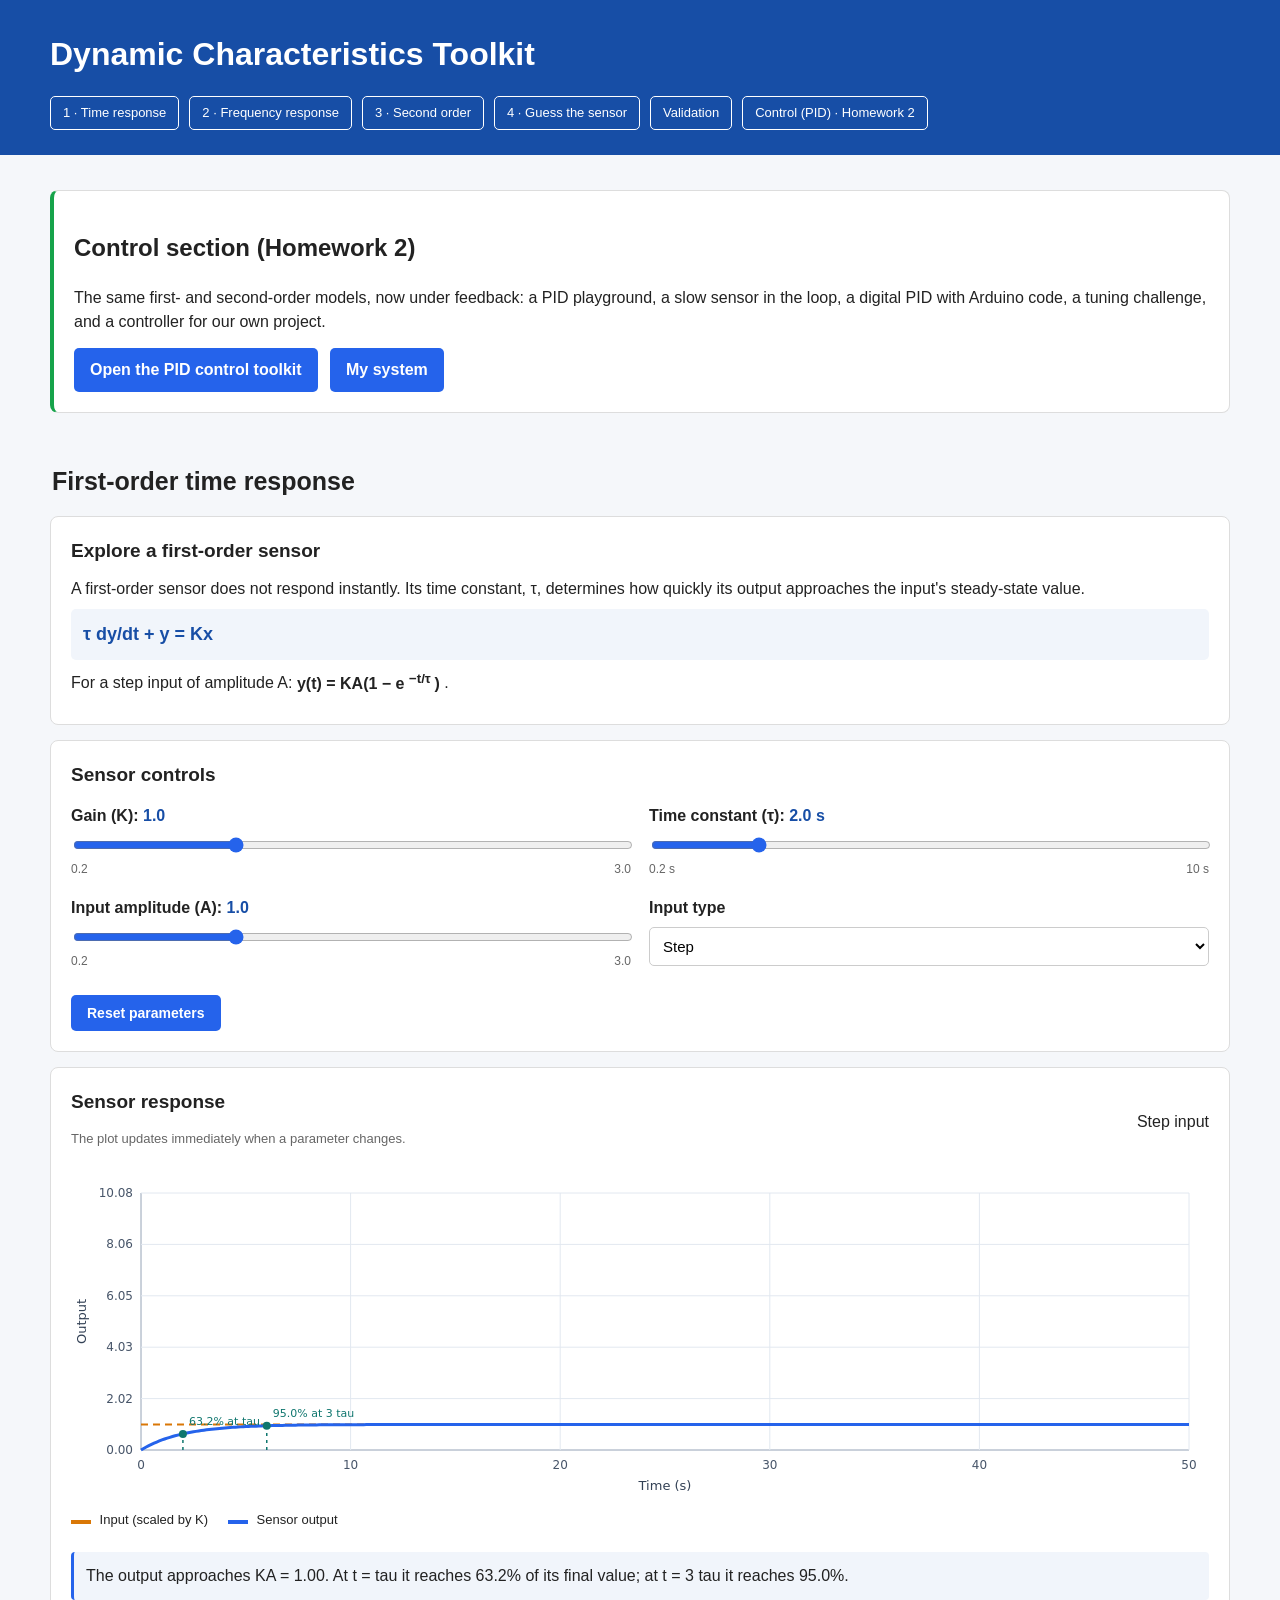
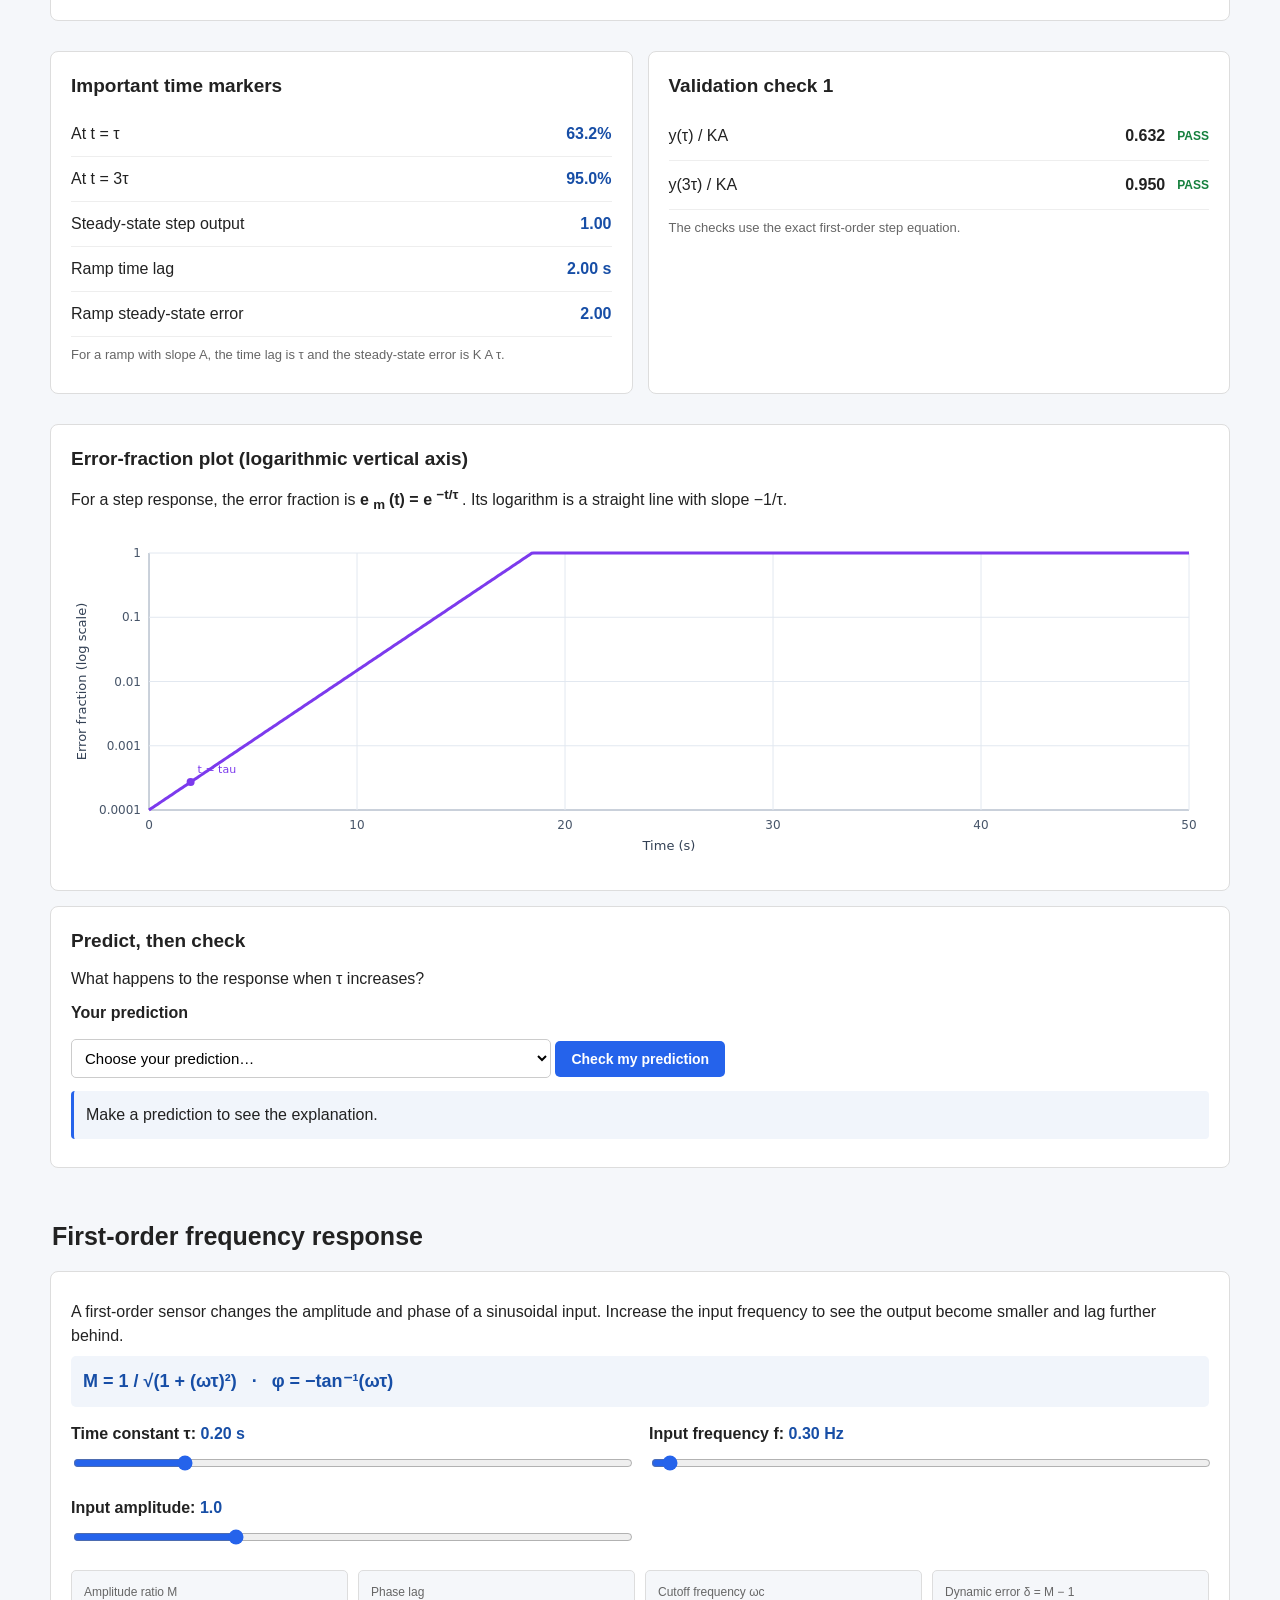
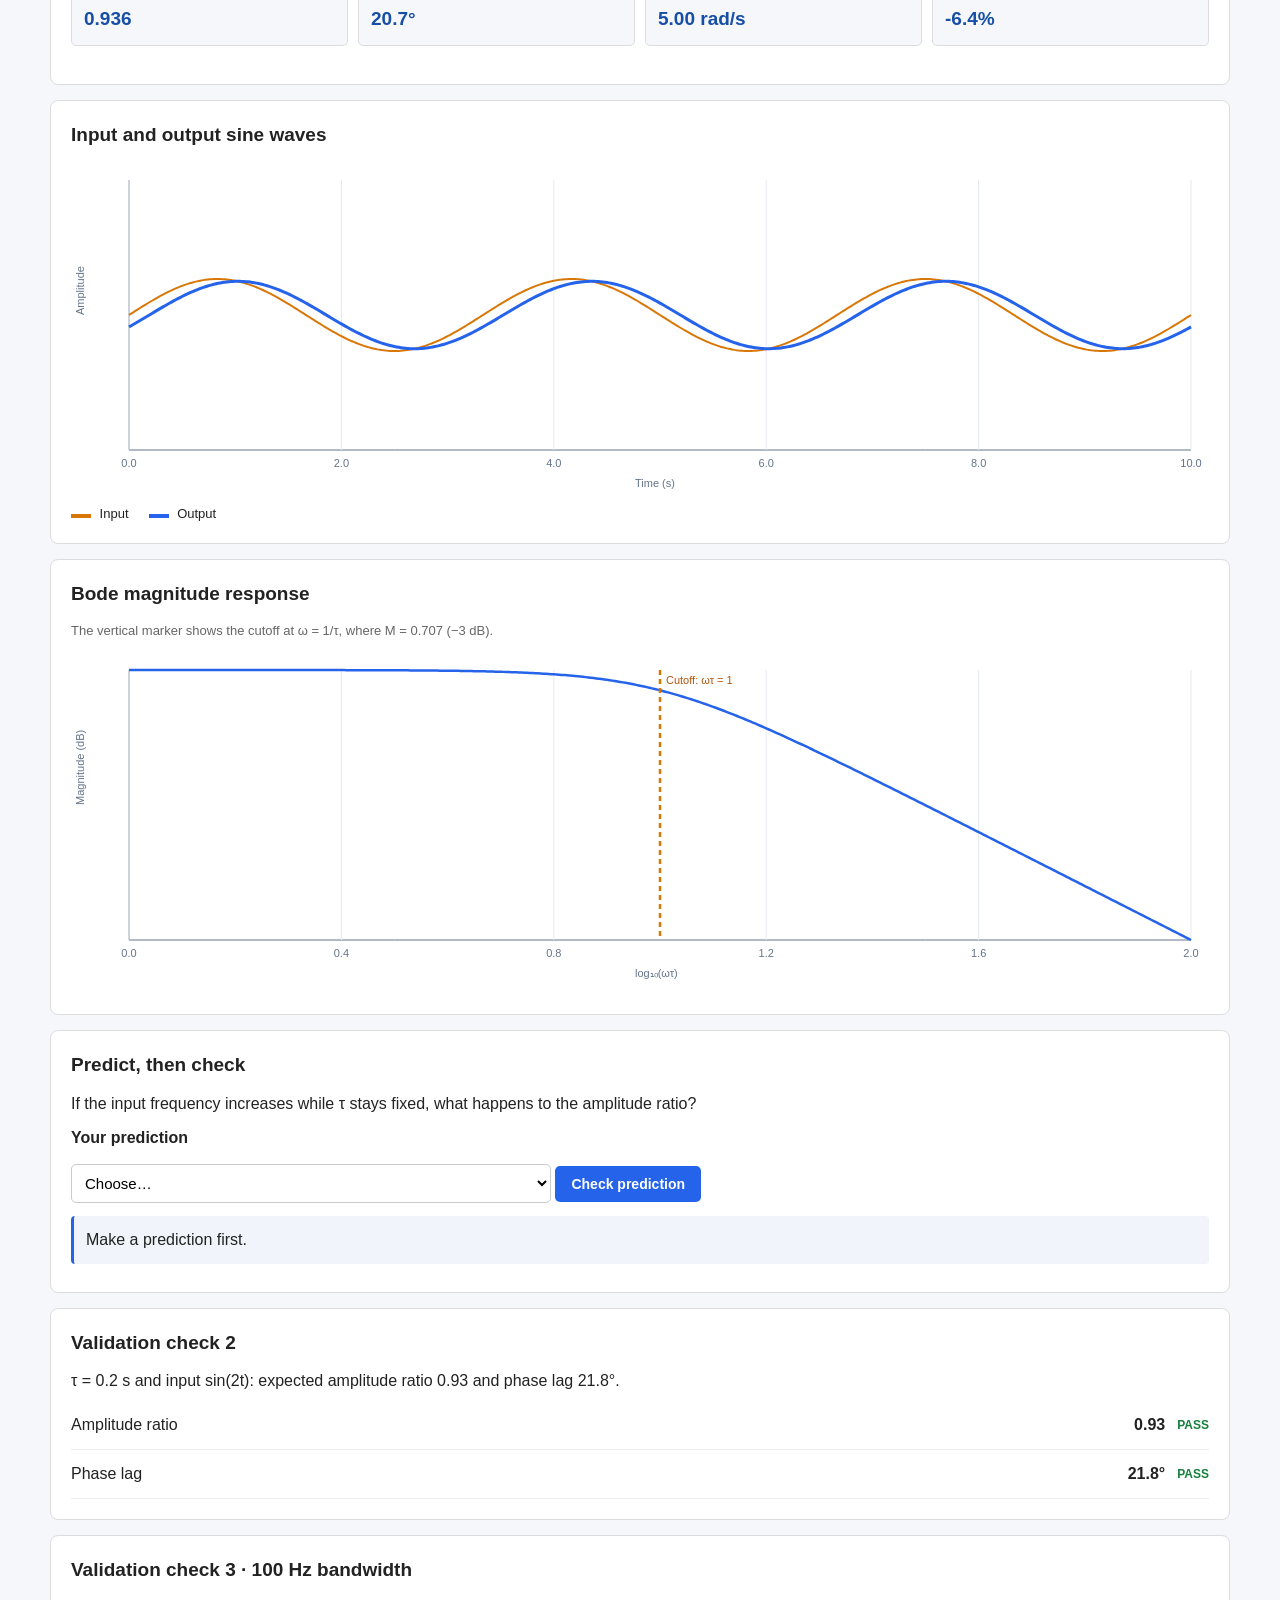
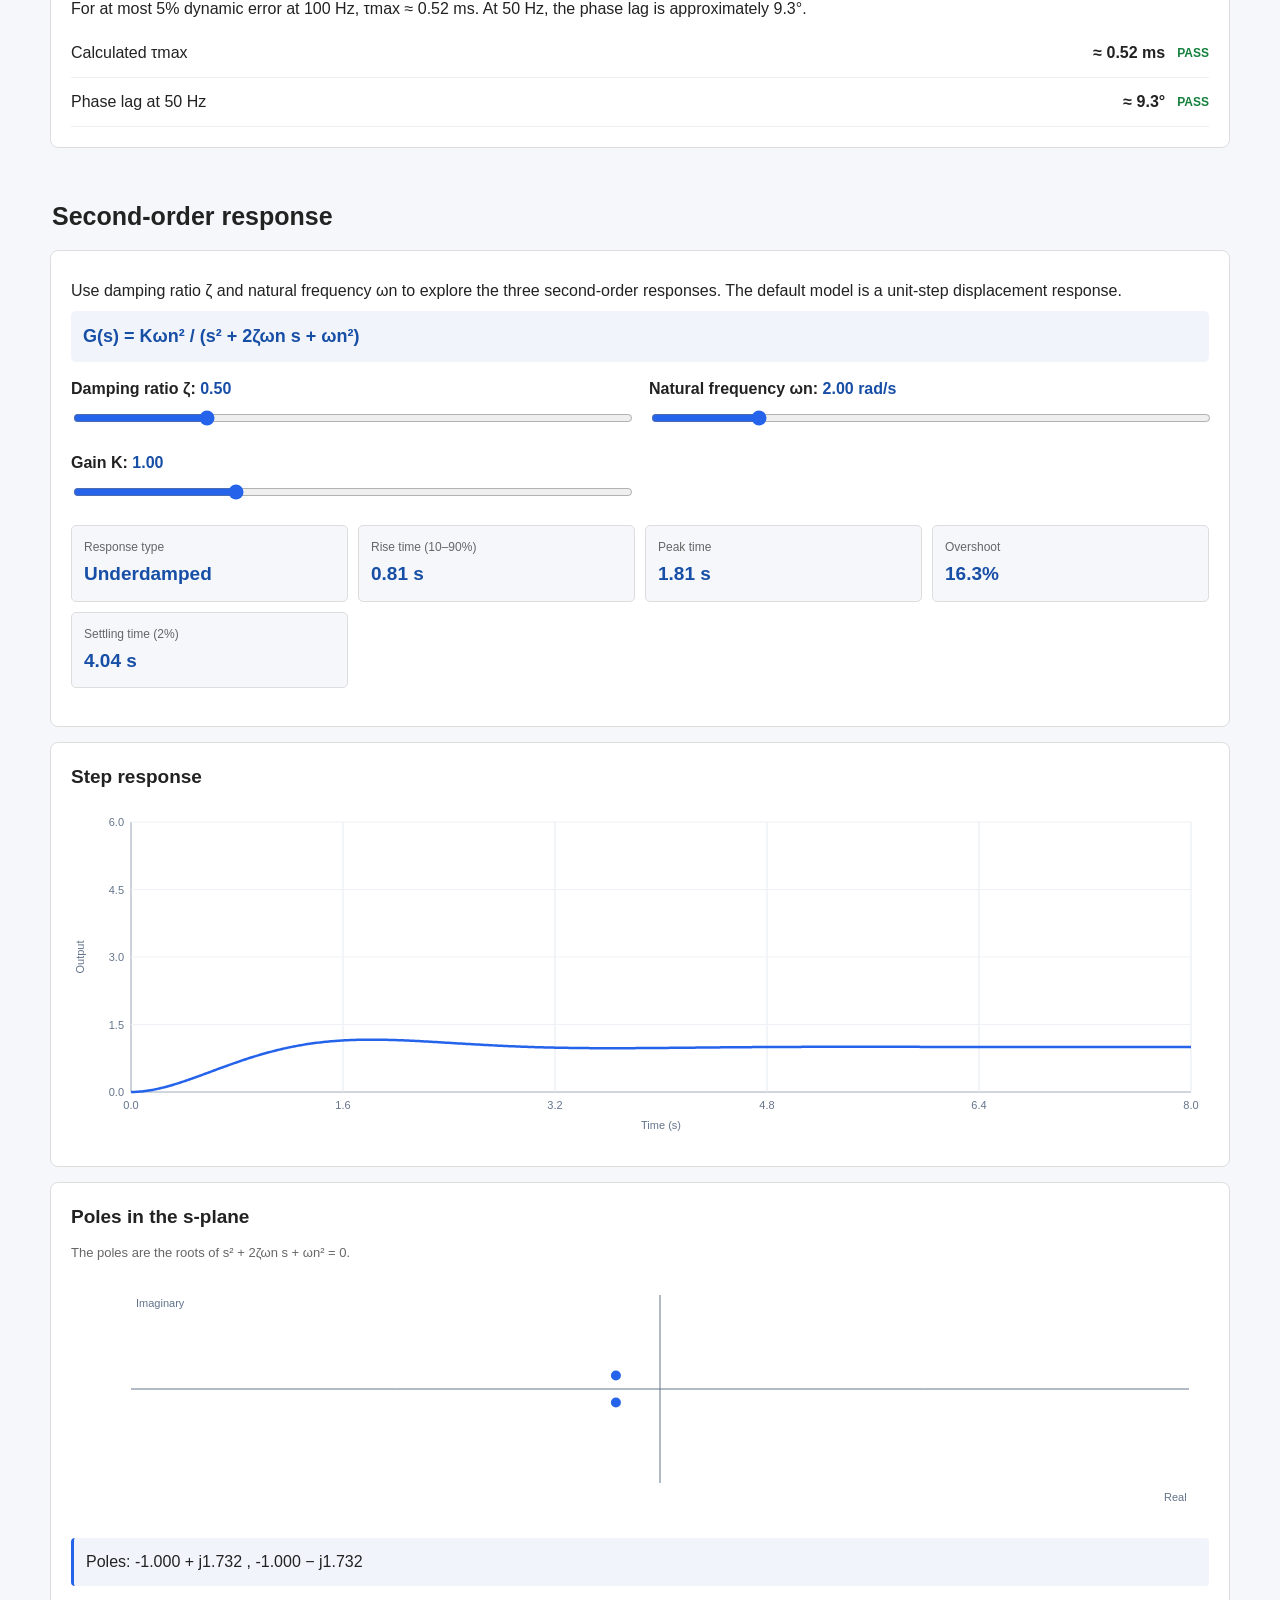
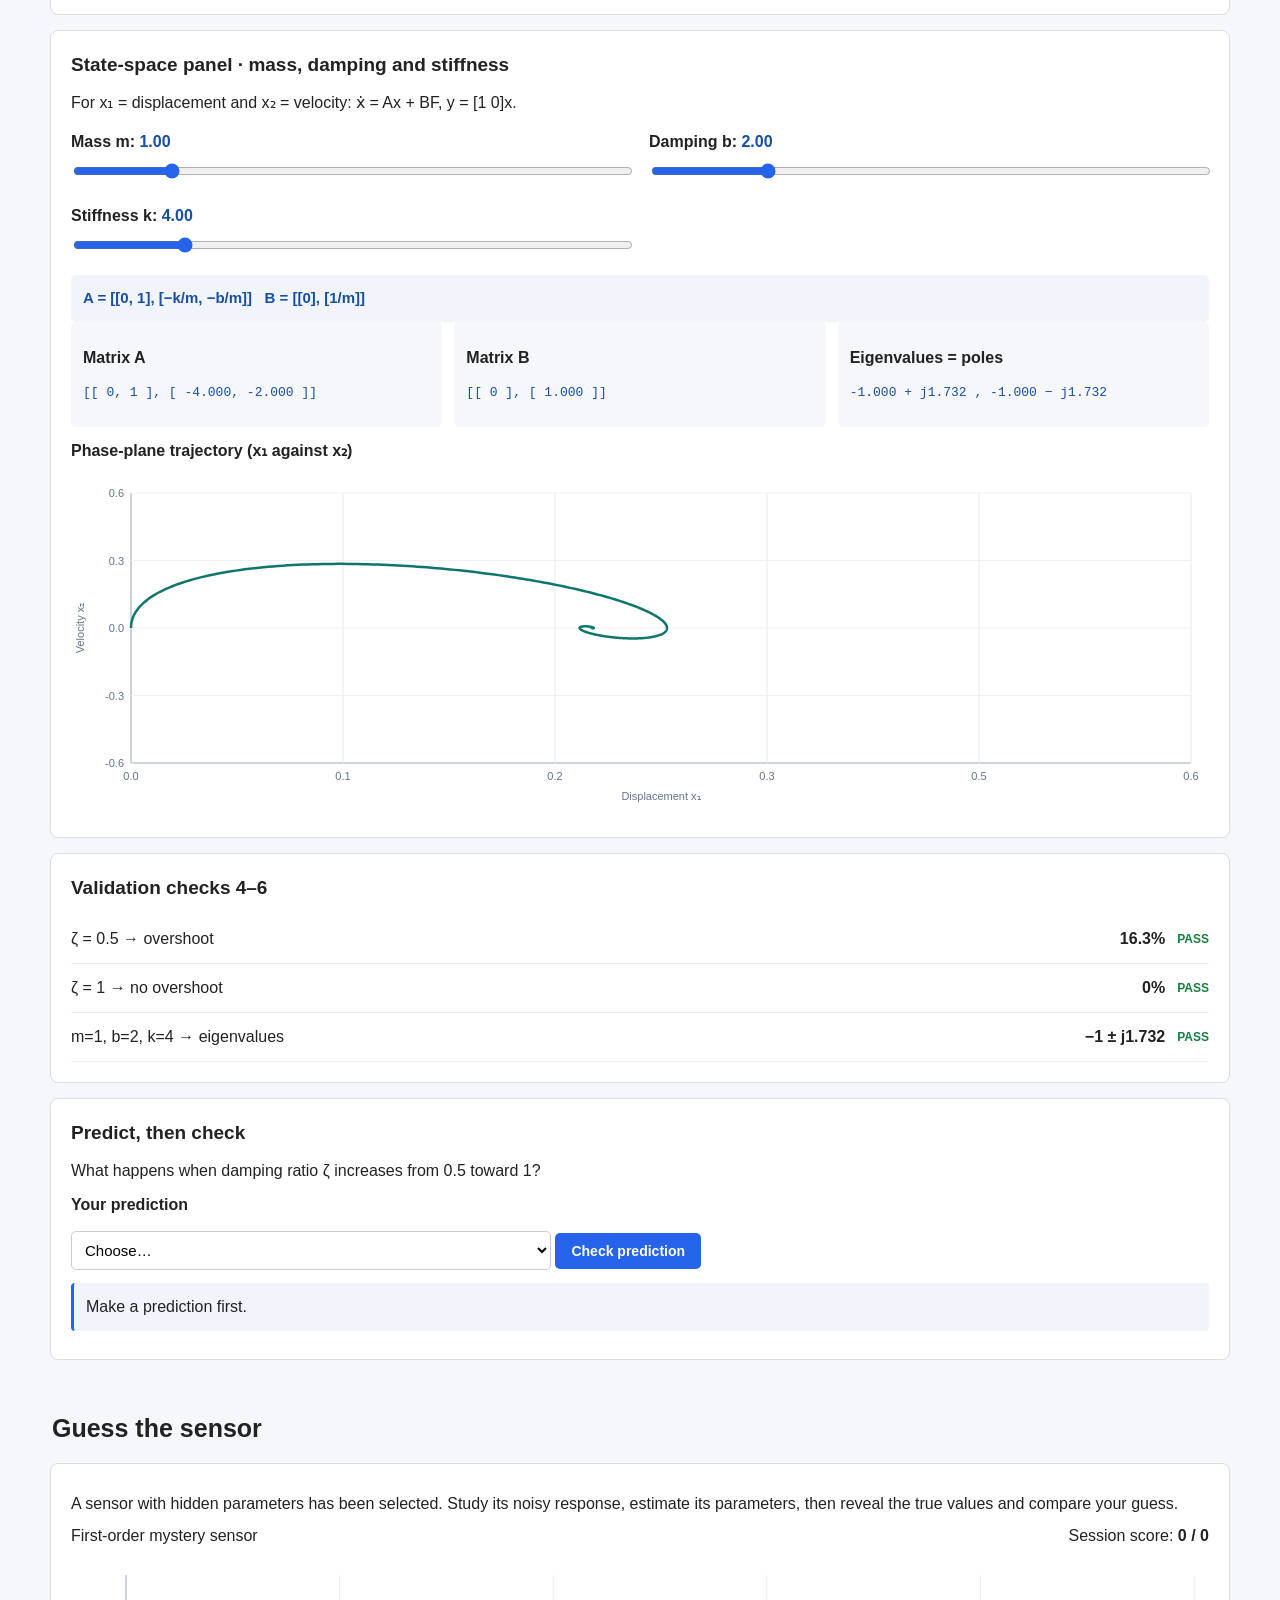
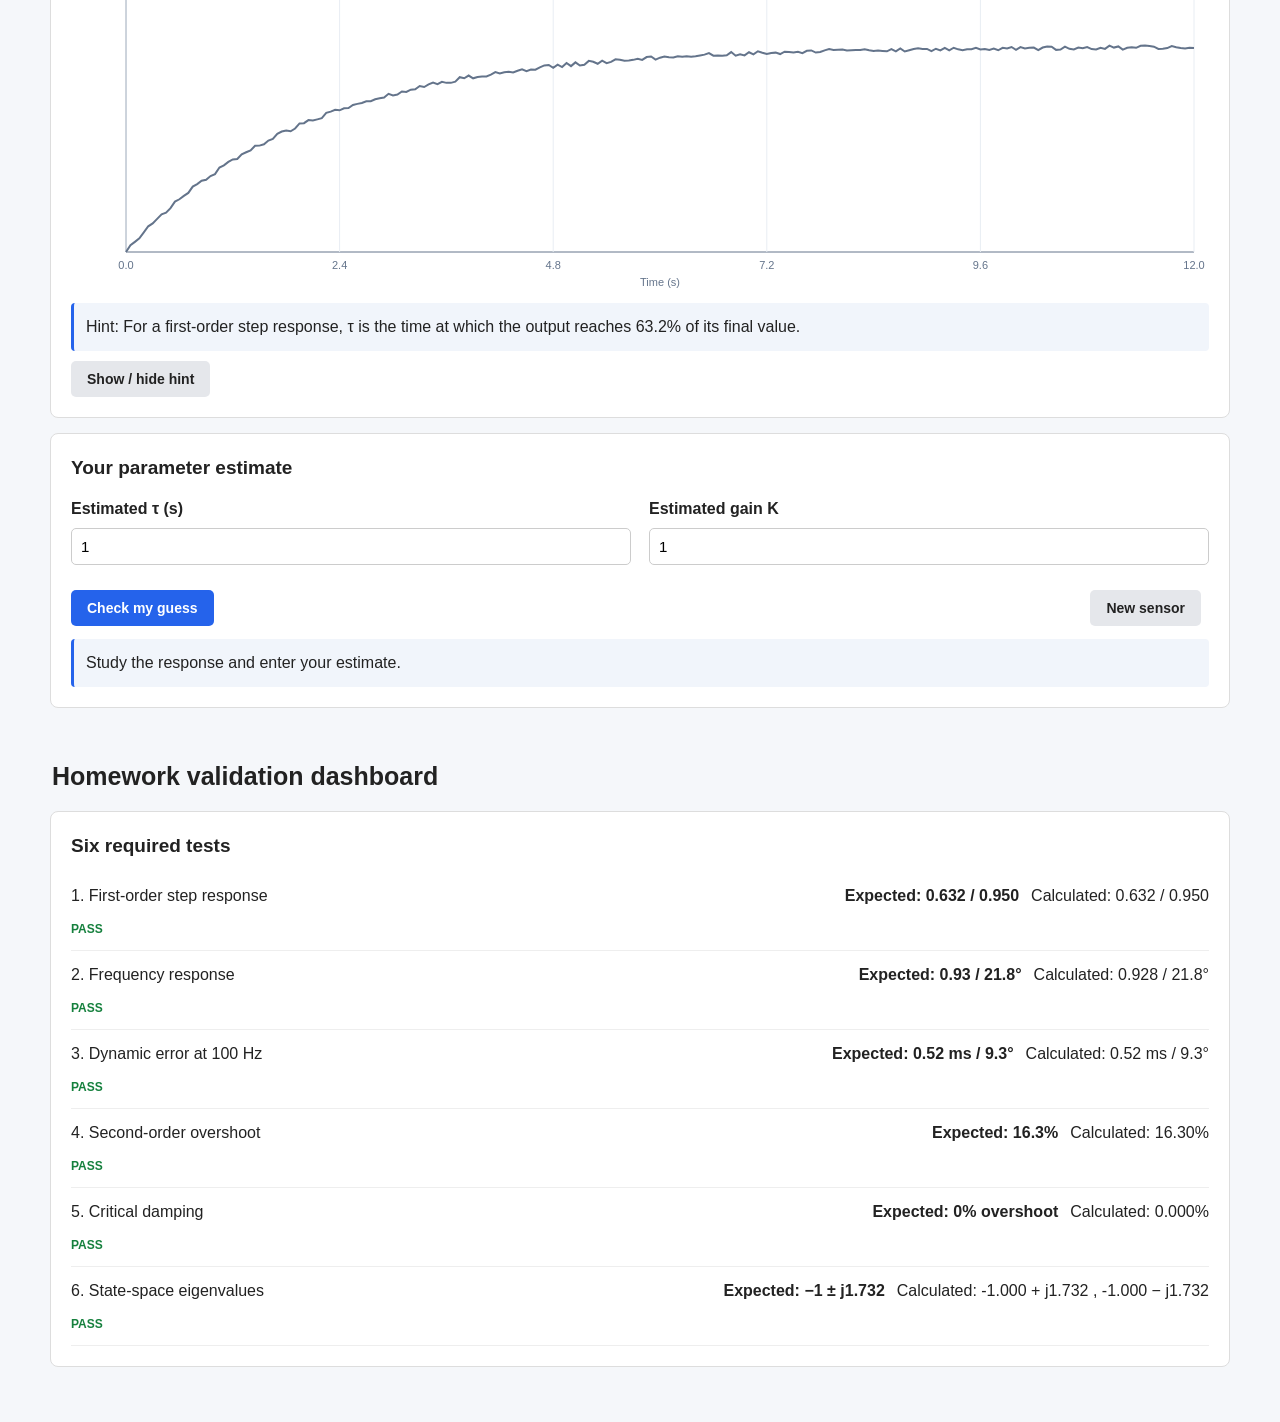
<file: index.html>
<!DOCTYPE html>
<html lang="en">
 <head>
  <meta charset="utf-8"/>
  <meta content="width=device-width, initial-scale=1.0" name="viewport"/>
  <meta content="Interactive ENCS4380 Dynamic Characteristics Toolkit" name="description"/>
  <title>
   Dynamic Characteristics Toolkit | ENCS4380
  </title>
  <link href="style.css" rel="stylesheet"/>
  <link href="control.css" rel="stylesheet"/>
 </head>
 <body>
  <header class="site-header">
   <div class="header-inner">
    <h1>
     Dynamic Characteristics Toolkit
    </h1>
    <nav aria-label="Module navigation" class="module-nav">
     <a href="#module1">
      1 &middot; Time response
     </a>
     <a href="#module2">
      2 &middot; Frequency response
     </a>
     <a href="#module3">
      3 &middot; Second order
     </a>
     <a href="#module4">
      4 &middot; Guess the sensor
     </a>
     <a href="#validation">
      Validation
     </a>
     <a href="control.html">
      Control (PID) &middot; Homework 2
     </a>
    </nav>
   </div>
  </header>
  <main>
   <section class="panel landing-link">
    <h2>Control section (Homework 2)</h2>
    <p>
     The same first- and second-order models, now under feedback: a PID playground, a slow sensor
     in the loop, a digital PID with Arduino code, a tuning challenge, and a controller for our own project.
    </p>
    <a class="button-link" href="control.html">Open the PID control toolkit</a>
    <a class="button-link" href="mysystem.html">My system</a>
   </section>
   <section class="module-section" id="module1">
    <div class="module-title">
     <div>
      <h2>
       First-order time response
      </h2>
     </div>
    </div>
    <section class="intro panel">
     <h3>
      Explore a first-order sensor
     </h3>
     <p>
      A first-order sensor does not respond instantly. Its time constant, &tau;, determines how quickly its output approaches the input's steady-state value.
     </p>
     <p class="equation">
      &tau; dy/dt + y = Kx
     </p>
     <p>
      For a step input of amplitude A:
      <strong>
       y(t) = KA(1 &minus; e
       <sup>
        &minus;t/&tau;
       </sup>
       )
      </strong>
      .
     </p>
    </section>
    <section class="panel">
     <h3>
      Sensor controls
     </h3>
     <div class="controls-grid">
      <div class="control">
       <label for="gain">
        Gain (K):
        <output id="gainValue">
         1.0
        </output>
       </label>
       <input id="gain" max="3" min="0.2" step="0.1" type="range" value="1"/>
       <div class="range-labels">
        <span>
         0.2
        </span>
        <span>
         3.0
        </span>
       </div>
      </div>
      <div class="control">
       <label for="tau">
        Time constant (&tau;):
        <output id="tauValue">
         2.0 s
        </output>
       </label>
       <input id="tau" max="10" min="0.2" step="0.1" type="range" value="2"/>
       <div class="range-labels">
        <span>
         0.2 s
        </span>
        <span>
         10 s
        </span>
       </div>
      </div>
      <div class="control">
       <label for="amplitude">
        Input amplitude (A):
        <output id="amplitudeValue">
         1.0
        </output>
       </label>
       <input id="amplitude" max="3" min="0.2" step="0.1" type="range" value="1"/>
       <div class="range-labels">
        <span>
         0.2
        </span>
        <span>
         3.0
        </span>
       </div>
      </div>
      <div class="control">
       <label for="inputType">
        Input type
       </label>
       <select id="inputType">
        <option value="step">
         Step
        </option>
        <option value="ramp">
         Ramp
        </option>
       </select>
      </div>
     </div>
     <button id="resetButton" type="button">
      Reset parameters
     </button>
    </section>
    <section class="panel">
     <div class="section-heading">
      <div>
       <h3>
        Sensor response
       </h3>
       <p class="muted">
        The plot updates immediately when a parameter changes.
       </p>
      </div>
      <span id="plotMode">
       Step input
      </span>
     </div>
     <div class="chart-wrap">
      <canvas aria-label="Input and first-order sensor output over time" id="responsePlot" role="img">
      </canvas>
     </div>
     <div class="legend">
      <span>
       <i class="swatch input-swatch">
       </i>
       Input (scaled by K)
      </span>
      <span>
       <i class="swatch output-swatch">
       </i>
       Sensor output
      </span>
     </div>
     <div aria-live="polite" class="explanation" id="responseExplanation">
     </div>
    </section>
    <div class="two-column">
     <article class="panel">
      <h3>
       Important time markers
      </h3>
      <div class="metric">
       <span>
        At t = &tau;
       </span>
       <strong id="atTau">
        63.2%
       </strong>
      </div>
      <div class="metric">
       <span>
        At t = 3&tau;
       </span>
       <strong id="atThreeTau">
        95.0%
       </strong>
      </div>
      <div class="metric">
       <span>
        Steady-state step output
       </span>
       <strong id="steadyOutput">
        1.00
       </strong>
      </div>
      <div class="metric">
       <span>
        Ramp time lag
       </span>
       <strong id="rampLag">
        2.00 s
       </strong>
      </div>
      <div class="metric">
       <span>
        Ramp steady-state error
       </span>
       <strong id="rampError">
        2.00
       </strong>
      </div>
      <p class="small-note">
       For a ramp with slope A, the time lag is &tau; and the steady-state error is K A &tau;.
      </p>
     </article>
     <article class="panel">
      <h3>
       Validation check 1
      </h3>
      <div class="validation-row">
       <span>
        y(&tau;) / KA
       </span>
       <strong>
        0.632
       </strong>
       <span class="status" id="checkTau">
        Checking&hellip;
       </span>
      </div>
      <div class="validation-row">
       <span>
        y(3&tau;) / KA
       </span>
       <strong>
        0.950
       </strong>
       <span class="status" id="checkThreeTau">
        Checking&hellip;
       </span>
      </div>
      <p class="small-note">
       The checks use the exact first-order step equation.
      </p>
     </article>
    </div>
    <section class="panel">
     <h3>
      Error-fraction plot (logarithmic vertical axis)
     </h3>
     <p>
      For a step response, the error fraction is
      <strong>
       e
       <sub>
        m
       </sub>
       (t) = e
       <sup>
        &minus;t/&tau;
       </sup>
      </strong>
      . Its logarithm is a straight line with slope &minus;1/&tau;.
     </p>
     <div class="chart-wrap">
      <canvas aria-label="Logarithmic error fraction plot" id="errorPlot" role="img">
      </canvas>
     </div>
    </section>
    <section class="panel predict-panel">
     <h3>
      Predict, then check
     </h3>
     <p>
      What happens to the response when &tau; increases?
     </p>
     <label for="prediction">
      Your prediction
     </label>
     <select id="prediction">
      <option value="">
       Choose your prediction&hellip;
      </option>
      <option value="slower">
       The sensor responds more slowly.
      </option>
      <option value="faster">
       The sensor responds faster.
      </option>
      <option value="same">
       The response speed stays the same.
      </option>
     </select>
     <button id="checkPrediction" type="button">
      Check my prediction
     </button>
     <p aria-live="polite" class="feedback" id="predictionFeedback">
      Make a prediction to see the explanation.
     </p>
    </section>
   </section>
   <section class="module-section" id="module2">
    <div class="module-title">
     <div>
      <h2>
       First-order frequency response
      </h2>
     </div>
    </div>
    <section class="panel">
     <p>
      A first-order sensor changes the amplitude and phase of a sinusoidal input. Increase the input frequency to see the output become smaller and lag further behind.
     </p>
     <p class="equation">
      M = 1 / &radic;(1 + (&omega;&tau;)&sup2;) &nbsp; &middot; &nbsp; &phi; = &minus;tan⁻&sup1;(&omega;&tau;)
     </p>
     <div class="controls-grid">
      <div class="control">
       <label for="m2tau">
        Time constant &tau;:
        <output id="m2tauVal">
         0.20 s
        </output>
       </label>
       <input id="m2tau" max="1" min="0.01" step="0.01" type="range" value="0.2"/>
      </div>
      <div class="control">
       <label for="m2freq">
        Input frequency f:
        <output id="m2freqVal">
         0.32 Hz
        </output>
       </label>
       <input id="m2freq" max="10" min="0.1" step="0.1" type="range" value="0.318309886"/>
      </div>
      <div class="control">
       <label for="m2amp">
        Input amplitude:
        <output id="m2ampVal">
         1.0
        </output>
       </label>
       <input id="m2amp" max="3" min="0.2" step="0.1" type="range" value="1"/>
      </div>
     </div>
     <div class="metric-grid">
      <div class="metric-card">
       <span>
        Amplitude ratio M
       </span>
       <strong id="m2ratio">
        0.928
       </strong>
      </div>
      <div class="metric-card">
       <span>
        Phase lag
       </span>
       <strong id="m2phase">
        21.8&deg;
       </strong>
      </div>
      <div class="metric-card">
       <span>
        Cutoff frequency &omega;c
       </span>
       <strong id="m2cutoff">
        5.00 rad/s
       </strong>
      </div>
      <div class="metric-card">
       <span>
        Dynamic error &delta; = M &minus; 1
       </span>
       <strong id="m2error">
        &minus;7.2%
       </strong>
      </div>
     </div>
    </section>
    <section class="panel">
     <h3>
      Input and output sine waves
     </h3>
     <div class="chart-wrap">
      <canvas id="m2timePlot">
      </canvas>
     </div>
     <div class="legend">
      <span>
       <i class="swatch input-swatch">
       </i>
       Input
      </span>
      <span>
       <i class="swatch output-swatch">
       </i>
       Output
      </span>
     </div>
    </section>
    <section class="panel">
     <h3>
      Bode magnitude response
     </h3>
     <p class="muted">
      The vertical marker shows the cutoff at &omega; = 1/&tau;, where M = 0.707 (&minus;3 dB).
     </p>
     <div class="chart-wrap">
      <canvas id="m2bodePlot">
      </canvas>
     </div>
    </section>
    <section class="panel predict-panel">
     <h3>
      Predict, then check
     </h3>
     <p>
      If the input frequency increases while &tau; stays fixed, what happens to the amplitude ratio?
     </p>
     <label for="m2prediction">
      Your prediction
     </label>
     <select id="m2prediction">
      <option value="">
       Choose&hellip;
      </option>
      <option value="decrease">
       It decreases.
      </option>
      <option value="increase">
       It increases.
      </option>
      <option value="same">
       It stays the same.
      </option>
     </select>
     <button id="m2check" type="button">
      Check prediction
     </button>
     <p class="feedback" id="m2feedback">
      Make a prediction first.
     </p>
    </section>
    <section class="panel validation-panel">
     <h3>
      Validation check 2
     </h3>
     <p>
      &tau; = 0.2 s and input sin(2t): expected amplitude ratio 0.93 and phase lag 21.8&deg;.
     </p>
     <div class="validation-row">
      <span>
       Amplitude ratio
      </span>
      <strong>
       0.93
      </strong>
      <span class="status" id="m2checkAmp">
       Checking&hellip;
      </span>
     </div>
     <div class="validation-row">
      <span>
       Phase lag
      </span>
      <strong>
       21.8&deg;
      </strong>
      <span class="status" id="m2checkPhase">
       Checking&hellip;
      </span>
     </div>
    </section>
    <section class="panel">
     <h3>
      Validation check 3 &middot; 100 Hz bandwidth
     </h3>
     <p>
      For at most 5% dynamic error at 100 Hz, &tau;max &asymp; 0.52 ms. At 50 Hz, the phase lag is approximately 9.3&deg;.
     </p>
     <div class="validation-row">
      <span>
       Calculated &tau;max
      </span>
      <strong>
       &asymp; 0.52 ms
      </strong>
      <span class="status" id="m2checkTau">
       Checking&hellip;
      </span>
     </div>
     <div class="validation-row">
      <span>
       Phase lag at 50 Hz
      </span>
      <strong>
       &asymp; 9.3&deg;
      </strong>
      <span class="status" id="m2check50">
       Checking&hellip;
      </span>
     </div>
    </section>
   </section>
   <section class="module-section" id="module3">
    <div class="module-title">
     <div>
      <h2>
       Second-order response
      </h2>
     </div>
    </div>
    <section class="panel">
     <p>
      Use damping ratio &zeta; and natural frequency &omega;n to explore the three second-order responses. The default model is a unit-step displacement response.
     </p>
     <p class="equation">
      G(s) = K&omega;n&sup2; / (s&sup2; + 2&zeta;&omega;n s + &omega;n&sup2;)
     </p>
     <div class="controls-grid">
      <div class="control">
       <label for="m3zeta">
        Damping ratio &zeta;:
        <output id="m3zetaVal">
         0.50
        </output>
       </label>
       <input id="m3zeta" max="2" min="0.05" step="0.01" type="range" value="0.5"/>
      </div>
      <div class="control">
       <label for="m3wn">
        Natural frequency &omega;n:
        <output id="m3wnVal">
         2.00 rad/s
        </output>
       </label>
       <input id="m3wn" max="10" min="0.2" step="0.1" type="range" value="2"/>
      </div>
      <div class="control">
       <label for="m3gain">
        Gain K:
        <output id="m3gainVal">
         1.00
        </output>
       </label>
       <input id="m3gain" max="3" min="0.2" step="0.1" type="range" value="1"/>
      </div>
     </div>
     <div class="metric-grid">
      <div class="metric-card">
       <span>
        Response type
       </span>
       <strong id="m3type">
        Underdamped
       </strong>
      </div>
      <div class="metric-card">
       <span>
        Rise time (10&ndash;90%)
       </span>
       <strong id="m3rise">
        &mdash;
       </strong>
      </div>
      <div class="metric-card">
       <span>
        Peak time
       </span>
       <strong id="m3peak">
        &mdash;
       </strong>
      </div>
      <div class="metric-card">
       <span>
        Overshoot
       </span>
       <strong id="m3overshoot">
        16.3%
       </strong>
      </div>
      <div class="metric-card">
       <span>
        Settling time (2%)
       </span>
       <strong id="m3settle">
        &mdash;
       </strong>
      </div>
     </div>
    </section>
    <section class="panel">
     <h3>
      Step response
     </h3>
     <div class="chart-wrap">
      <canvas id="m3response">
      </canvas>
     </div>
    </section>
    <section class="panel">
     <h3>
      Poles in the s-plane
     </h3>
     <p class="muted">
      The poles are the roots of s&sup2; + 2&zeta;&omega;n s + &omega;n&sup2; = 0.
     </p>
     <div class="chart-wrap short-chart">
      <canvas id="m3poles">
      </canvas>
     </div>
     <p class="explanation" id="m3poleText">
     </p>
    </section>
    <section class="panel">
     <h3>
      State-space panel &middot; mass, damping and stiffness
     </h3>
     <p>
      For x₁ = displacement and x₂ = velocity: ẋ = Ax + BF, y = [1 0]x.
     </p>
     <div class="controls-grid">
      <div class="control">
       <label for="m3mass">
        Mass m:
        <output id="m3massVal">
         1.00
        </output>
       </label>
       <input id="m3mass" max="5" min="0.2" step="0.1" type="range" value="1"/>
      </div>
      <div class="control">
       <label for="m3damping">
        Damping b:
        <output id="m3dampingVal">
         2.00
        </output>
       </label>
       <input id="m3damping" max="10" min="0" step="0.1" type="range" value="2"/>
      </div>
      <div class="control">
       <label for="m3stiffness">
        Stiffness k:
        <output id="m3stiffnessVal">
         4.00
        </output>
       </label>
       <input id="m3stiffness" max="20" min="0.2" step="0.1" type="range" value="4"/>
      </div>
     </div>
     <div class="equation small-equation">
      A = [[0, 1], [&minus;k/m, &minus;b/m]] &nbsp; B = [[0], [1/m]]
     </div>
     <div class="matrix-grid">
      <div>
       <h4>
        Matrix A
       </h4>
       <pre id="m3matrixA">[[ 0, 1 ], [ -4, -2 ]]</pre>
      </div>
      <div>
       <h4>
        Matrix B
       </h4>
       <pre id="m3matrixB">[[ 0 ], [ 1 ]]</pre>
      </div>
      <div>
       <h4>
        Eigenvalues = poles
       </h4>
       <pre id="m3eigen">&minus;1 &plusmn; j1.732</pre>
      </div>
     </div>
     <h4>
      Phase-plane trajectory (x₁ against x₂)
     </h4>
     <div class="chart-wrap">
      <canvas id="m3phase">
      </canvas>
     </div>
    </section>
    <section class="panel validation-panel">
     <h3>
      Validation checks 4&ndash;6
     </h3>
     <div class="validation-row">
      <span>
       &zeta; = 0.5 &rarr; overshoot
      </span>
      <strong>
       16.3%
      </strong>
      <span class="status" id="m3checkOS">
       Checking&hellip;
      </span>
     </div>
     <div class="validation-row">
      <span>
       &zeta; = 1 &rarr; no overshoot
      </span>
      <strong>
       0%
      </strong>
      <span class="status" id="m3checkCritical">
       Checking&hellip;
      </span>
     </div>
     <div class="validation-row">
      <span>
       m=1, b=2, k=4 &rarr; eigenvalues
      </span>
      <strong>
       &minus;1 &plusmn; j1.732
      </strong>
      <span class="status" id="m3checkEigen">
       Checking&hellip;
      </span>
     </div>
    </section>
    <section class="panel predict-panel">
     <h3>
      Predict, then check
     </h3>
     <p>
      What happens when damping ratio &zeta; increases from 0.5 toward 1?
     </p>
     <label for="m3prediction">
      Your prediction
     </label>
     <select id="m3prediction">
      <option value="">
       Choose&hellip;
      </option>
      <option value="less">
       Overshoot decreases.
      </option>
      <option value="more">
       Overshoot increases.
      </option>
      <option value="same">
       Overshoot stays the same.
      </option>
     </select>
     <button id="m3check" type="button">
      Check prediction
     </button>
     <p class="feedback" id="m3feedback">
      Make a prediction first.
     </p>
    </section>
   </section>
   <section class="module-section" id="module4">
    <div class="module-title">
     <div>
      <h2>
       Guess the sensor
      </h2>
     </div>
    </div>
    <section class="panel">
     <p>
      A sensor with hidden parameters has been selected. Study its noisy response, estimate its parameters, then reveal the true values and compare your guess.
     </p>
     <div class="challenge-top">
      <span id="m4kind">
       Mystery sensor
      </span>
      <span>
       Session score:
       <strong id="m4score">
        0 / 0
       </strong>
      </span>
     </div>
     <div class="chart-wrap">
      <canvas id="m4plot">
      </canvas>
     </div>
     <div class="explanation" id="m4hint">
      Hint: For a first-order step response, &tau; is the time at which the output reaches 63.2% of its final value.
     </div>
     <button class="secondary-button" id="m4hintButton" type="button">
      Show / hide hint
     </button>
    </section>
    <section class="panel">
     <h3>
      Your parameter estimate
     </h3>
     <div class="controls-grid" id="m4firstGuess">
      <div class="control">
       <label for="m4tauGuess">
        Estimated &tau; (s)
       </label>
       <input id="m4tauGuess" max="20" min="0.05" step="0.01" type="number" value="1"/>
      </div>
      <div class="control">
       <label for="m4kGuess">
        Estimated gain K
       </label>
       <input id="m4kGuess" max="5" min="0.1" step="0.01" type="number" value="1"/>
      </div>
     </div>
     <div class="controls-grid hidden" id="m4secondGuess">
      <div class="control">
       <label for="m4zetaGuess">
        Estimated &zeta;
       </label>
       <input id="m4zetaGuess" max="1.5" min="0.05" step="0.01" type="number" value="0.5"/>
      </div>
      <div class="control">
       <label for="m4wnGuess">
        Estimated &omega;n (rad/s)
       </label>
       <input id="m4wnGuess" max="20" min="0.1" step="0.01" type="number" value="2"/>
      </div>
     </div>
     <div class="button-row">
      <button id="m4submit" type="button">
       Check my guess
      </button>
      <button class="secondary-button" id="m4new" type="button">
       New sensor
      </button>
     </div>
     <div aria-live="polite" class="feedback" id="m4result">
      Make your estimate before revealing the answer.
     </div>
     <div class="hidden" id="m4reveal">
      <h3>
       True values and comparison
      </h3>
      <p id="m4trueValues">
      </p>
      <div class="chart-wrap">
       <canvas id="m4compare">
       </canvas>
      </div>
     </div>
    </section>
   </section>
   
<section id="validation" class="module-section">
  <div class="module-title">
    <div>
      <h2>Homework validation dashboard</h2>
    </div>
  </div>

  <section class="panel validation-panel">
    <h3>Six required tests</h3>

    <div class="validation-row">
      <span>1. First-order step response</span>
      <strong>Expected: 0.632 / 0.950</strong>
      <span id="dash1Value">Calculated: —</span>
      <span id="dash1" class="status">Checking...</span>
    </div>

    <div class="validation-row">
      <span>2. Frequency response</span>
      <strong>Expected: 0.93 / 21.8°</strong>
      <span id="dash2Value">Calculated: —</span>
      <span id="dash2" class="status">Checking...</span>
    </div>

    <div class="validation-row">
      <span>3. Dynamic error at 100 Hz</span>
      <strong>Expected: 0.52 ms / 9.3°</strong>
      <span id="dash3Value">Calculated: —</span>
      <span id="dash3" class="status">Checking...</span>
    </div>

    <div class="validation-row">
      <span>4. Second-order overshoot</span>
      <strong>Expected: 16.3%</strong>
      <span id="dash4Value">Calculated: —</span>
      <span id="dash4" class="status">Checking...</span>
    </div>

    <div class="validation-row">
      <span>5. Critical damping</span>
      <strong>Expected: 0% overshoot</strong>
      <span id="dash5Value">Calculated: —</span>
      <span id="dash5" class="status">Checking...</span>
    </div>

    <div class="validation-row">
      <span>6. State-space eigenvalues</span>
      <strong>Expected: −1 ± j1.732</strong>
      <span id="dash6Value">Calculated: —</span>
      <span id="dash6" class="status">Checking...</span>
    </div>
  </section>
</section>

  </main>
  <script defer="" src="module1.js">
  </script>
  <script defer="" src="module2.js">
  </script>
  <script defer="" src="module3.js">
  </script>
  <script defer="" src="module4.js">
  </script>
 </body>
</html>
</file>
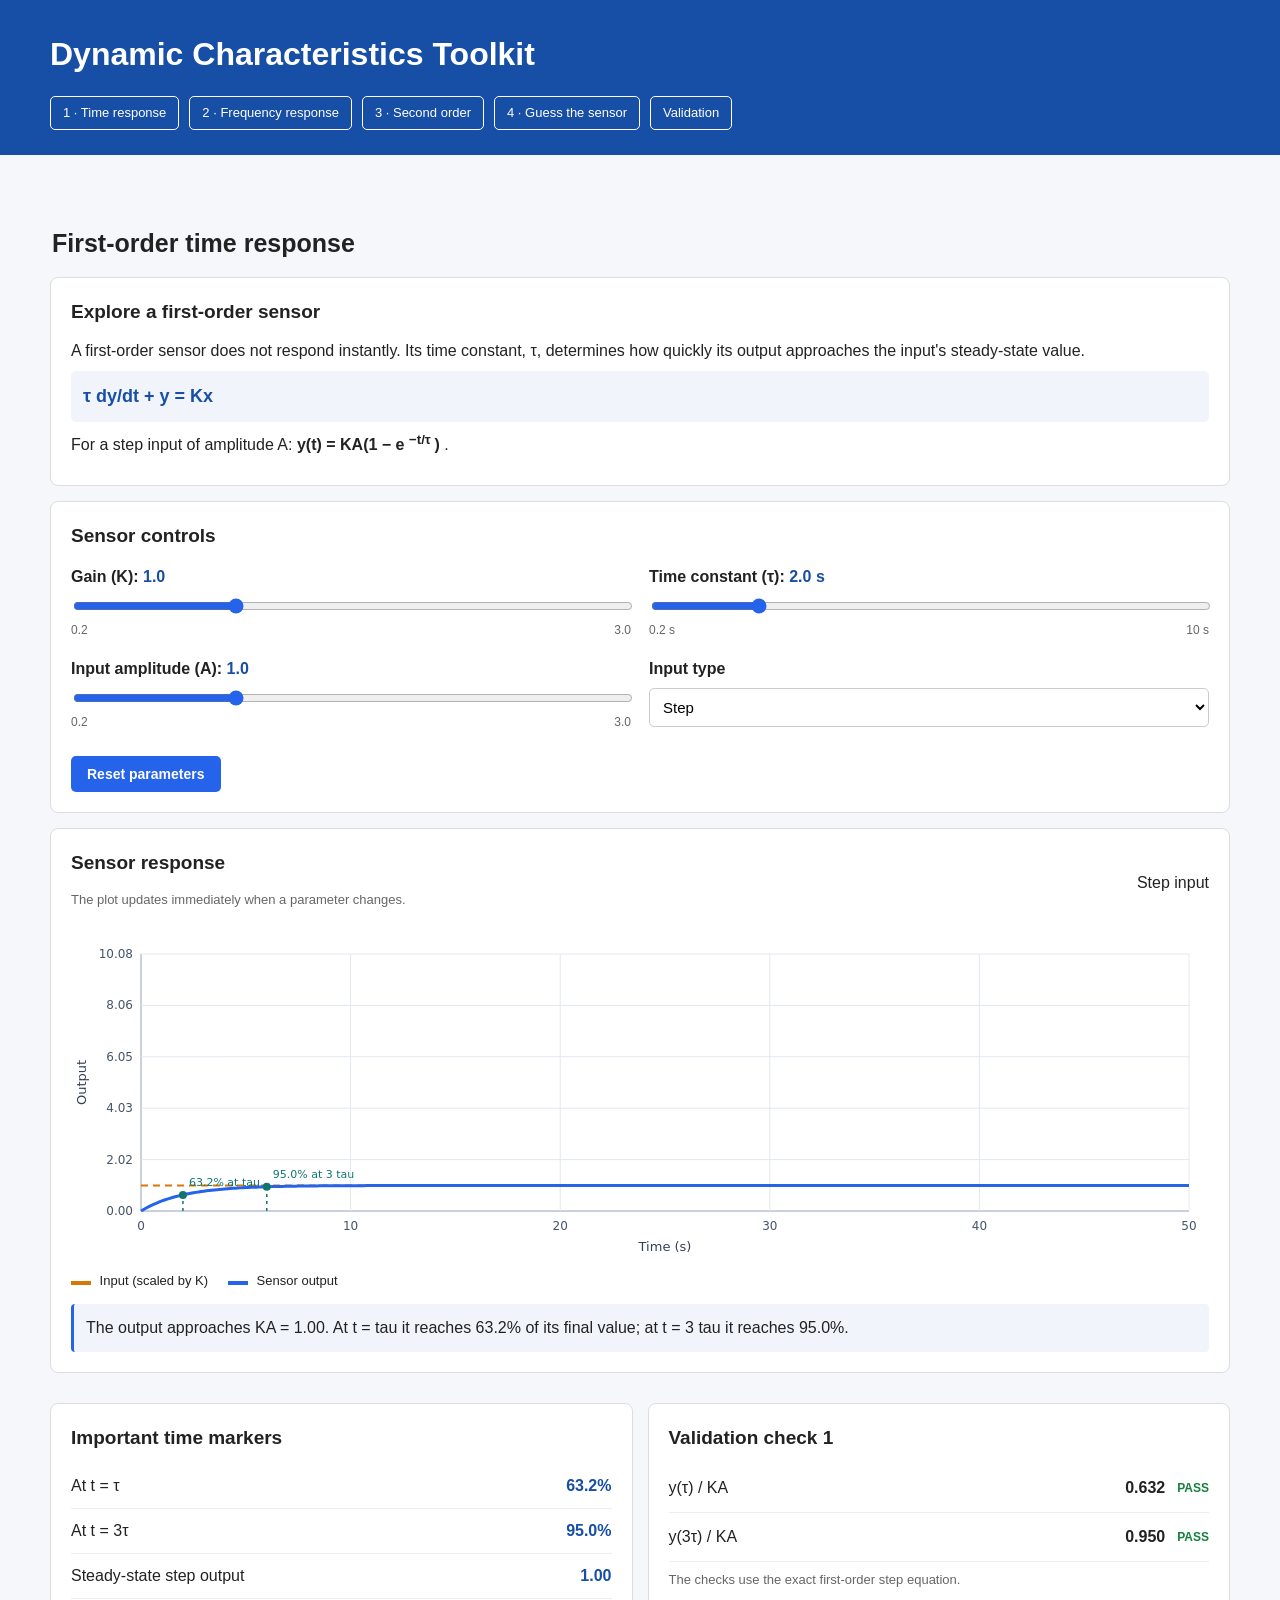
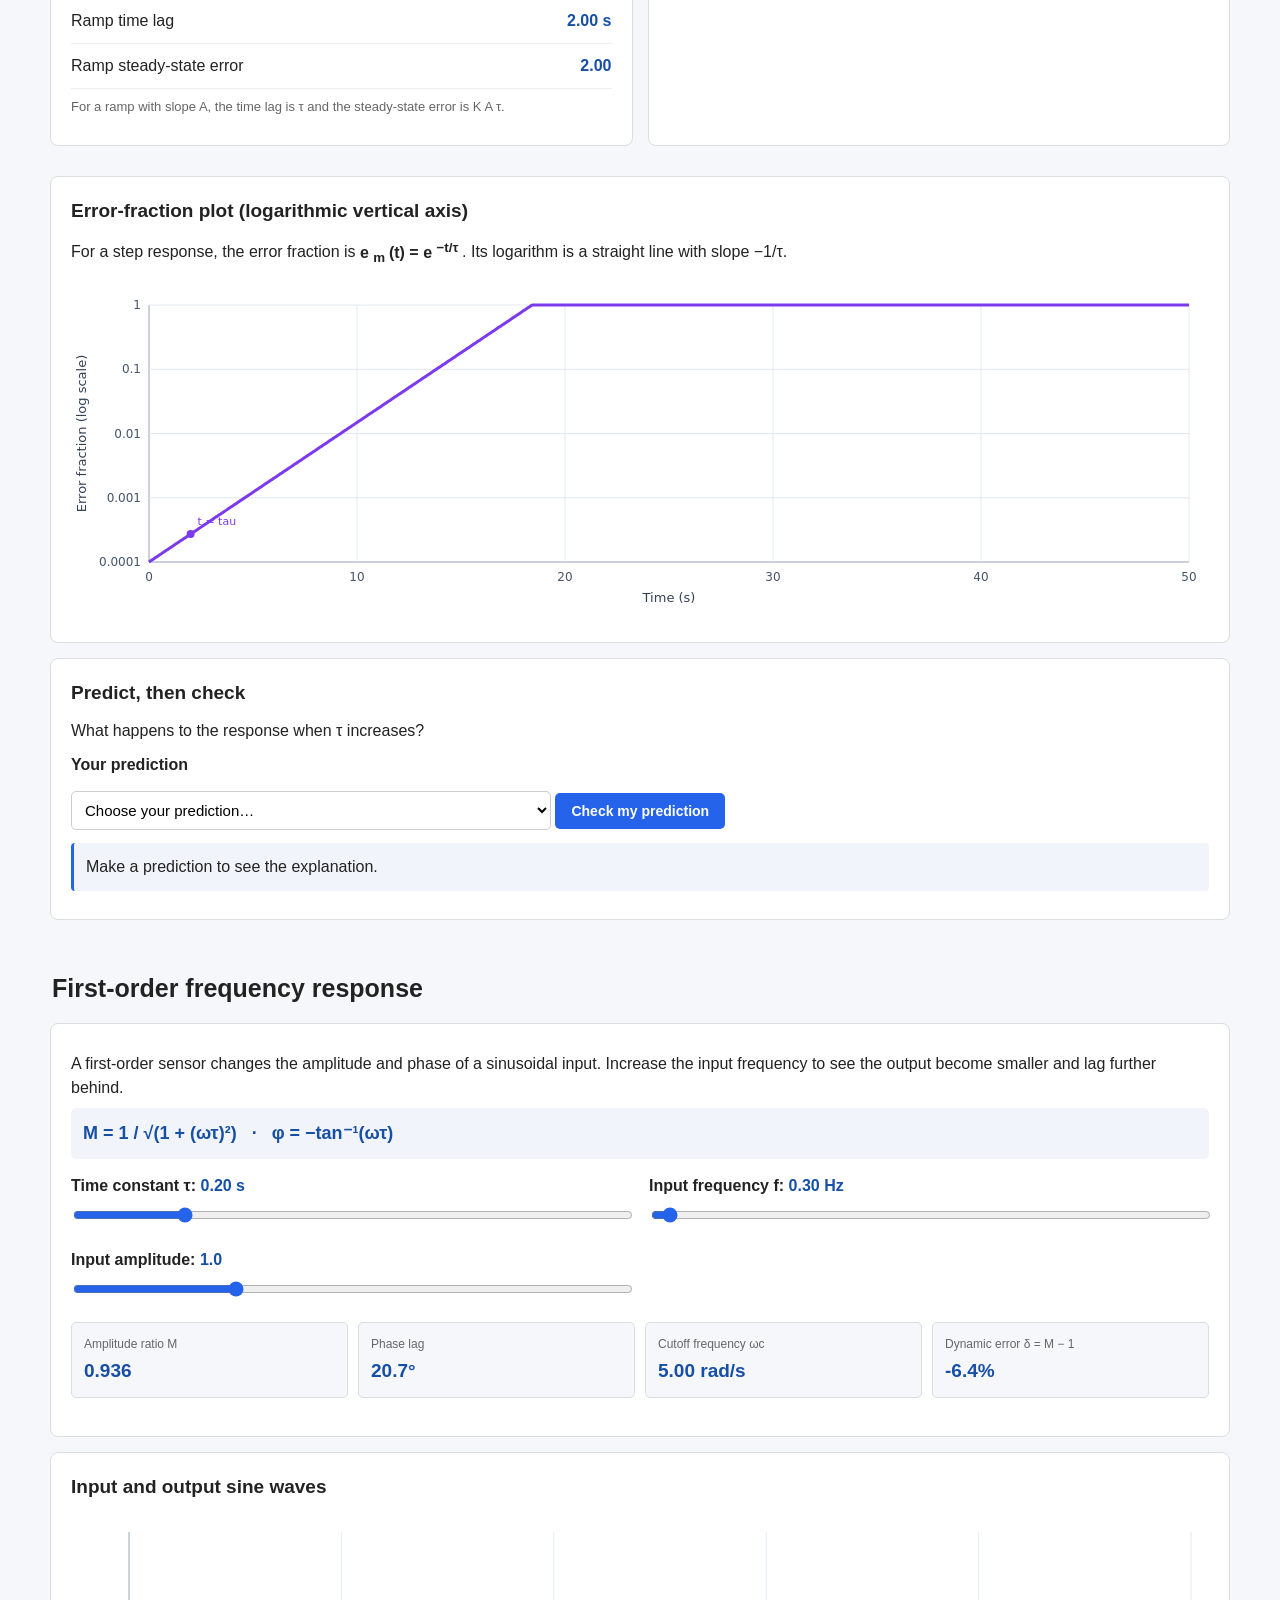
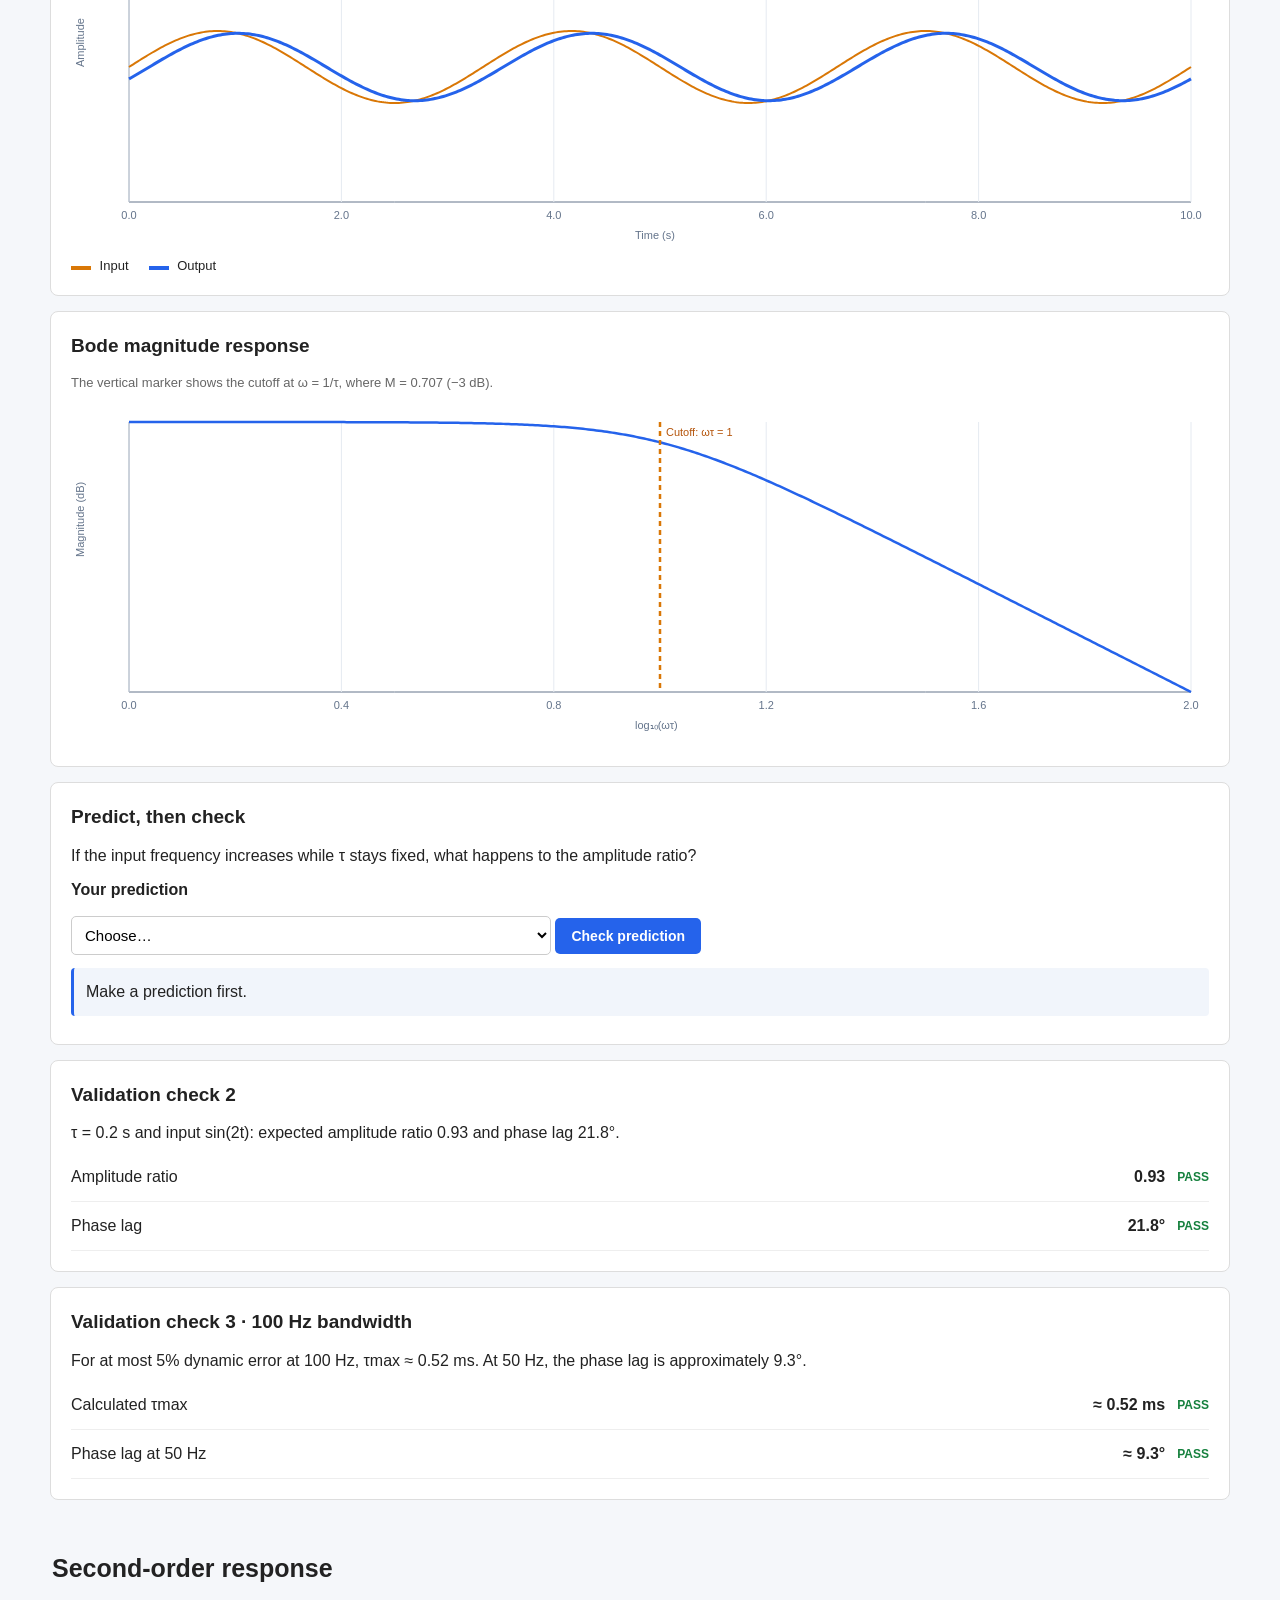
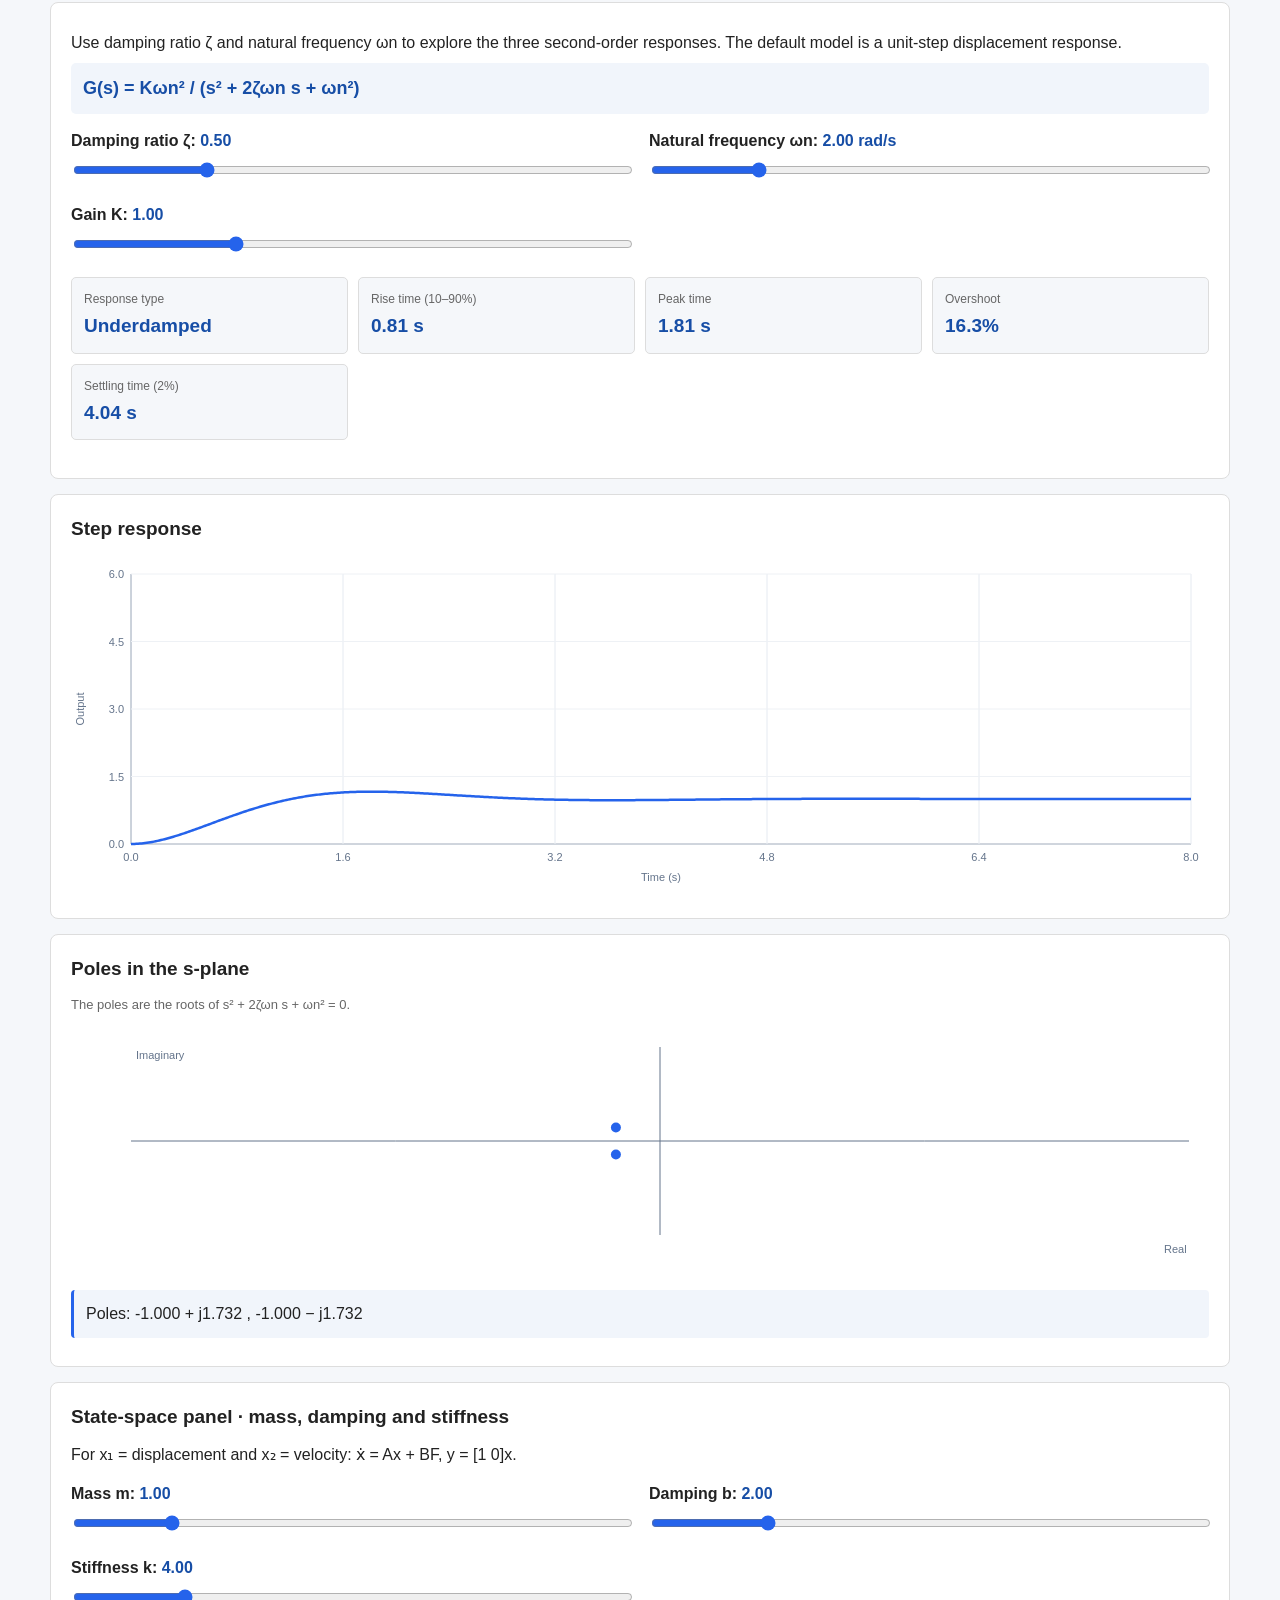
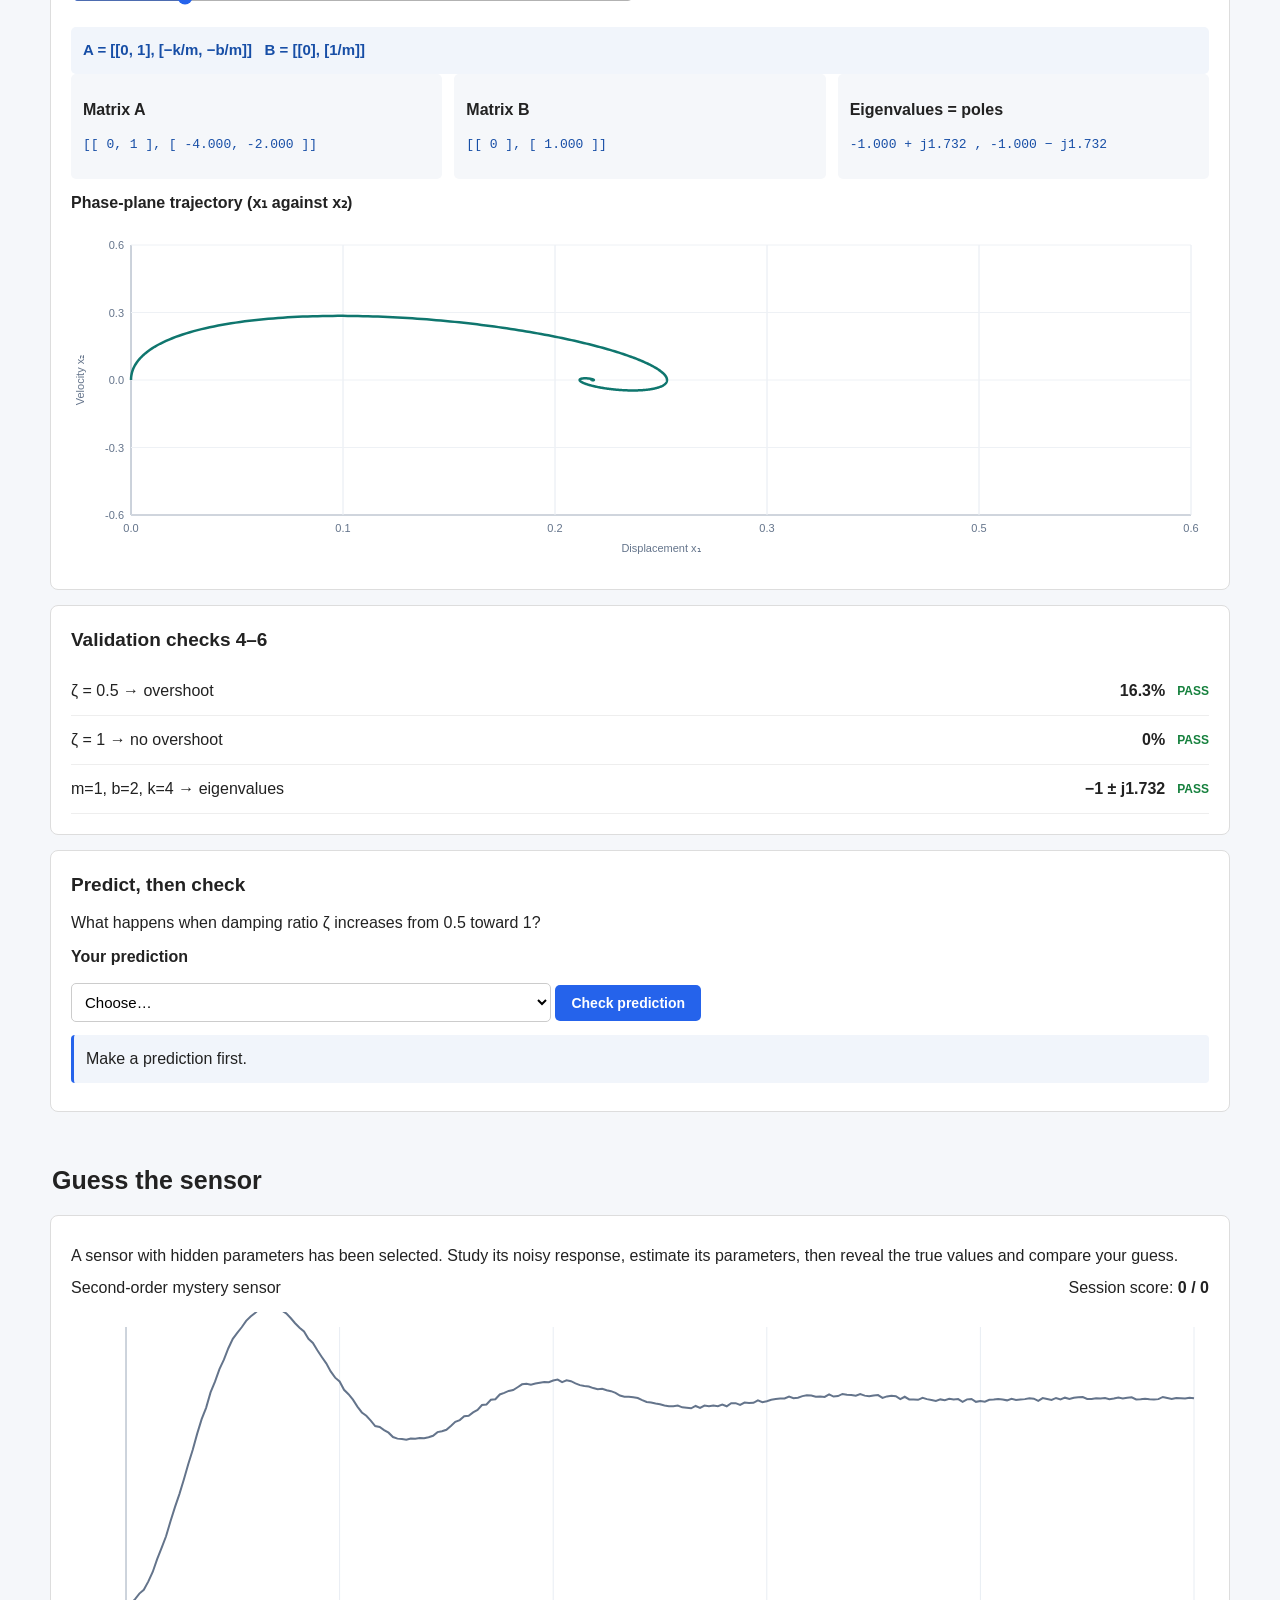
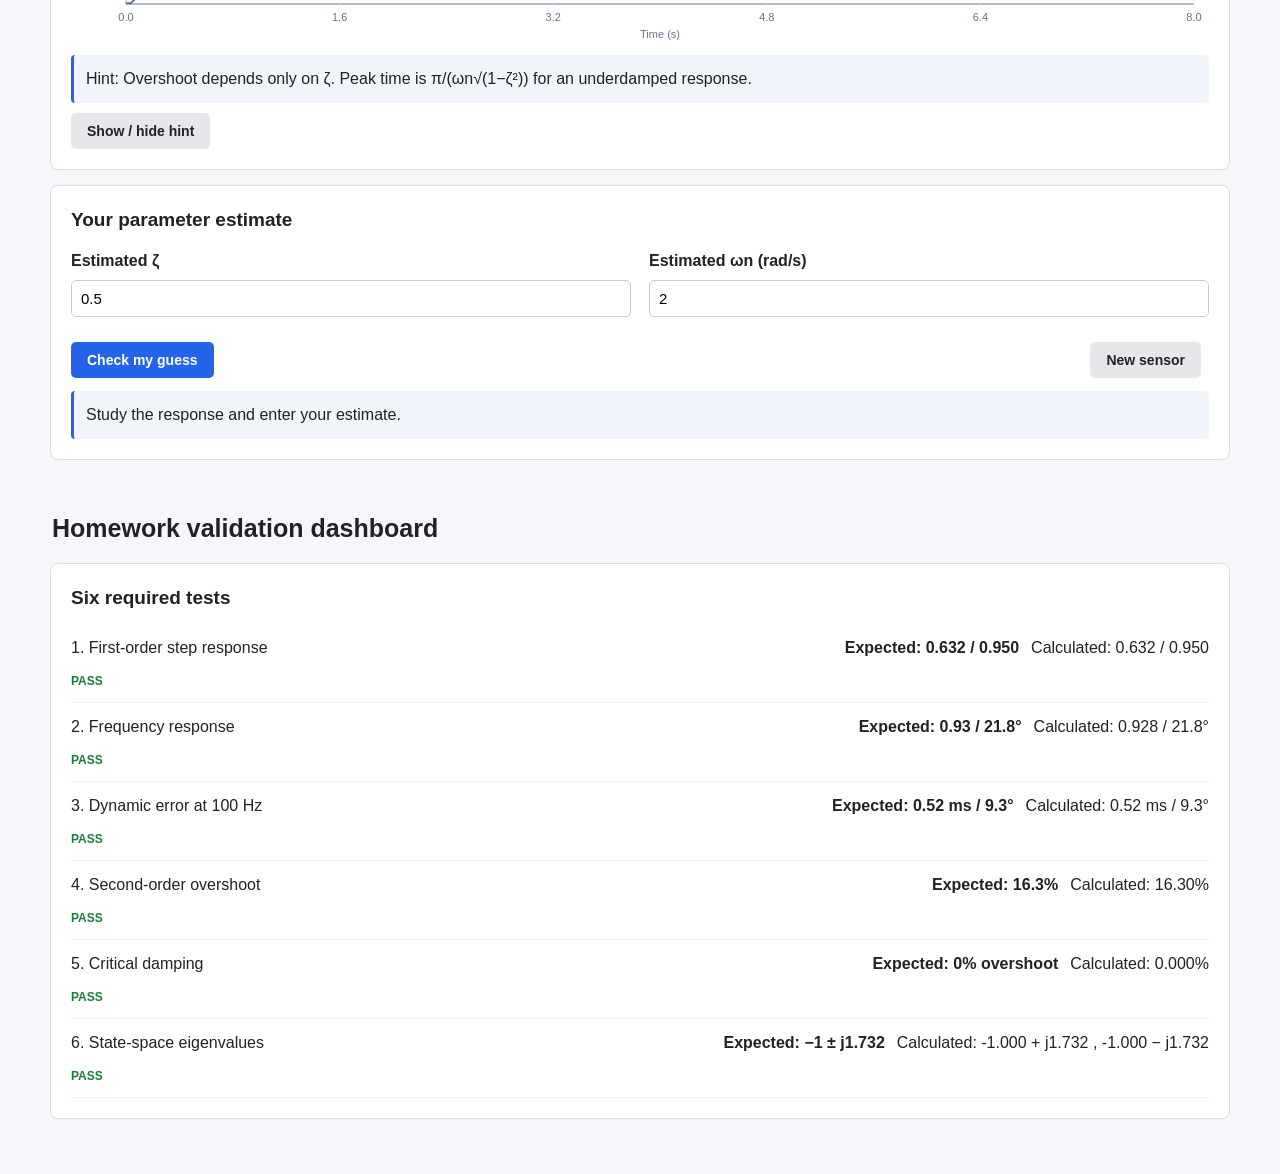
<file: Final_Sub_Project/index.html>
<!DOCTYPE html>
<html lang="en">
 <head>
  <meta charset="utf-8"/>
  <meta content="width=device-width, initial-scale=1.0" name="viewport"/>
  <meta content="Interactive ENCS4380 Dynamic Characteristics Toolkit" name="description"/>
  <title>
   Dynamic Characteristics Toolkit | ENCS4380
  </title>
  <link href="style.css" rel="stylesheet"/>
 </head>
 <body>
  <header class="site-header">
   <div class="header-inner">
    <h1>
     Dynamic Characteristics Toolkit
    </h1>
    <nav aria-label="Module navigation" class="module-nav">
     <a href="#module1">
      1 &middot; Time response
     </a>
     <a href="#module2">
      2 &middot; Frequency response
     </a>
     <a href="#module3">
      3 &middot; Second order
     </a>
     <a href="#module4">
      4 &middot; Guess the sensor
     </a>
     <a href="#validation">
      Validation
     </a>
    </nav>
   </div>
  </header>
  <main>
   <section class="module-section" id="module1">
    <div class="module-title">
     <div>
      <h2>
       First-order time response
      </h2>
     </div>
    </div>
    <section class="intro panel">
     <h3>
      Explore a first-order sensor
     </h3>
     <p>
      A first-order sensor does not respond instantly. Its time constant, &tau;, determines how quickly its output approaches the input's steady-state value.
     </p>
     <p class="equation">
      &tau; dy/dt + y = Kx
     </p>
     <p>
      For a step input of amplitude A:
      <strong>
       y(t) = KA(1 &minus; e
       <sup>
        &minus;t/&tau;
       </sup>
       )
      </strong>
      .
     </p>
    </section>
    <section class="panel">
     <h3>
      Sensor controls
     </h3>
     <div class="controls-grid">
      <div class="control">
       <label for="gain">
        Gain (K):
        <output id="gainValue">
         1.0
        </output>
       </label>
       <input id="gain" max="3" min="0.2" step="0.1" type="range" value="1"/>
       <div class="range-labels">
        <span>
         0.2
        </span>
        <span>
         3.0
        </span>
       </div>
      </div>
      <div class="control">
       <label for="tau">
        Time constant (&tau;):
        <output id="tauValue">
         2.0 s
        </output>
       </label>
       <input id="tau" max="10" min="0.2" step="0.1" type="range" value="2"/>
       <div class="range-labels">
        <span>
         0.2 s
        </span>
        <span>
         10 s
        </span>
       </div>
      </div>
      <div class="control">
       <label for="amplitude">
        Input amplitude (A):
        <output id="amplitudeValue">
         1.0
        </output>
       </label>
       <input id="amplitude" max="3" min="0.2" step="0.1" type="range" value="1"/>
       <div class="range-labels">
        <span>
         0.2
        </span>
        <span>
         3.0
        </span>
       </div>
      </div>
      <div class="control">
       <label for="inputType">
        Input type
       </label>
       <select id="inputType">
        <option value="step">
         Step
        </option>
        <option value="ramp">
         Ramp
        </option>
       </select>
      </div>
     </div>
     <button id="resetButton" type="button">
      Reset parameters
     </button>
    </section>
    <section class="panel">
     <div class="section-heading">
      <div>
       <h3>
        Sensor response
       </h3>
       <p class="muted">
        The plot updates immediately when a parameter changes.
       </p>
      </div>
      <span id="plotMode">
       Step input
      </span>
     </div>
     <div class="chart-wrap">
      <canvas aria-label="Input and first-order sensor output over time" id="responsePlot" role="img">
      </canvas>
     </div>
     <div class="legend">
      <span>
       <i class="swatch input-swatch">
       </i>
       Input (scaled by K)
      </span>
      <span>
       <i class="swatch output-swatch">
       </i>
       Sensor output
      </span>
     </div>
     <div aria-live="polite" class="explanation" id="responseExplanation">
     </div>
    </section>
    <div class="two-column">
     <article class="panel">
      <h3>
       Important time markers
      </h3>
      <div class="metric">
       <span>
        At t = &tau;
       </span>
       <strong id="atTau">
        63.2%
       </strong>
      </div>
      <div class="metric">
       <span>
        At t = 3&tau;
       </span>
       <strong id="atThreeTau">
        95.0%
       </strong>
      </div>
      <div class="metric">
       <span>
        Steady-state step output
       </span>
       <strong id="steadyOutput">
        1.00
       </strong>
      </div>
      <div class="metric">
       <span>
        Ramp time lag
       </span>
       <strong id="rampLag">
        2.00 s
       </strong>
      </div>
      <div class="metric">
       <span>
        Ramp steady-state error
       </span>
       <strong id="rampError">
        2.00
       </strong>
      </div>
      <p class="small-note">
       For a ramp with slope A, the time lag is &tau; and the steady-state error is K A &tau;.
      </p>
     </article>
     <article class="panel">
      <h3>
       Validation check 1
      </h3>
      <div class="validation-row">
       <span>
        y(&tau;) / KA
       </span>
       <strong>
        0.632
       </strong>
       <span class="status" id="checkTau">
        Checking&hellip;
       </span>
      </div>
      <div class="validation-row">
       <span>
        y(3&tau;) / KA
       </span>
       <strong>
        0.950
       </strong>
       <span class="status" id="checkThreeTau">
        Checking&hellip;
       </span>
      </div>
      <p class="small-note">
       The checks use the exact first-order step equation.
      </p>
     </article>
    </div>
    <section class="panel">
     <h3>
      Error-fraction plot (logarithmic vertical axis)
     </h3>
     <p>
      For a step response, the error fraction is
      <strong>
       e
       <sub>
        m
       </sub>
       (t) = e
       <sup>
        &minus;t/&tau;
       </sup>
      </strong>
      . Its logarithm is a straight line with slope &minus;1/&tau;.
     </p>
     <div class="chart-wrap">
      <canvas aria-label="Logarithmic error fraction plot" id="errorPlot" role="img">
      </canvas>
     </div>
    </section>
    <section class="panel predict-panel">
     <h3>
      Predict, then check
     </h3>
     <p>
      What happens to the response when &tau; increases?
     </p>
     <label for="prediction">
      Your prediction
     </label>
     <select id="prediction">
      <option value="">
       Choose your prediction&hellip;
      </option>
      <option value="slower">
       The sensor responds more slowly.
      </option>
      <option value="faster">
       The sensor responds faster.
      </option>
      <option value="same">
       The response speed stays the same.
      </option>
     </select>
     <button id="checkPrediction" type="button">
      Check my prediction
     </button>
     <p aria-live="polite" class="feedback" id="predictionFeedback">
      Make a prediction to see the explanation.
     </p>
    </section>
   </section>
   <section class="module-section" id="module2">
    <div class="module-title">
     <div>
      <h2>
       First-order frequency response
      </h2>
     </div>
    </div>
    <section class="panel">
     <p>
      A first-order sensor changes the amplitude and phase of a sinusoidal input. Increase the input frequency to see the output become smaller and lag further behind.
     </p>
     <p class="equation">
      M = 1 / &radic;(1 + (&omega;&tau;)&sup2;) &nbsp; &middot; &nbsp; &phi; = &minus;tan⁻&sup1;(&omega;&tau;)
     </p>
     <div class="controls-grid">
      <div class="control">
       <label for="m2tau">
        Time constant &tau;:
        <output id="m2tauVal">
         0.20 s
        </output>
       </label>
       <input id="m2tau" max="1" min="0.01" step="0.01" type="range" value="0.2"/>
      </div>
      <div class="control">
       <label for="m2freq">
        Input frequency f:
        <output id="m2freqVal">
         0.32 Hz
        </output>
       </label>
       <input id="m2freq" max="10" min="0.1" step="0.1" type="range" value="0.318309886"/>
      </div>
      <div class="control">
       <label for="m2amp">
        Input amplitude:
        <output id="m2ampVal">
         1.0
        </output>
       </label>
       <input id="m2amp" max="3" min="0.2" step="0.1" type="range" value="1"/>
      </div>
     </div>
     <div class="metric-grid">
      <div class="metric-card">
       <span>
        Amplitude ratio M
       </span>
       <strong id="m2ratio">
        0.928
       </strong>
      </div>
      <div class="metric-card">
       <span>
        Phase lag
       </span>
       <strong id="m2phase">
        21.8&deg;
       </strong>
      </div>
      <div class="metric-card">
       <span>
        Cutoff frequency &omega;c
       </span>
       <strong id="m2cutoff">
        5.00 rad/s
       </strong>
      </div>
      <div class="metric-card">
       <span>
        Dynamic error &delta; = M &minus; 1
       </span>
       <strong id="m2error">
        &minus;7.2%
       </strong>
      </div>
     </div>
    </section>
    <section class="panel">
     <h3>
      Input and output sine waves
     </h3>
     <div class="chart-wrap">
      <canvas id="m2timePlot">
      </canvas>
     </div>
     <div class="legend">
      <span>
       <i class="swatch input-swatch">
       </i>
       Input
      </span>
      <span>
       <i class="swatch output-swatch">
       </i>
       Output
      </span>
     </div>
    </section>
    <section class="panel">
     <h3>
      Bode magnitude response
     </h3>
     <p class="muted">
      The vertical marker shows the cutoff at &omega; = 1/&tau;, where M = 0.707 (&minus;3 dB).
     </p>
     <div class="chart-wrap">
      <canvas id="m2bodePlot">
      </canvas>
     </div>
    </section>
    <section class="panel predict-panel">
     <h3>
      Predict, then check
     </h3>
     <p>
      If the input frequency increases while &tau; stays fixed, what happens to the amplitude ratio?
     </p>
     <label for="m2prediction">
      Your prediction
     </label>
     <select id="m2prediction">
      <option value="">
       Choose&hellip;
      </option>
      <option value="decrease">
       It decreases.
      </option>
      <option value="increase">
       It increases.
      </option>
      <option value="same">
       It stays the same.
      </option>
     </select>
     <button id="m2check" type="button">
      Check prediction
     </button>
     <p class="feedback" id="m2feedback">
      Make a prediction first.
     </p>
    </section>
    <section class="panel validation-panel">
     <h3>
      Validation check 2
     </h3>
     <p>
      &tau; = 0.2 s and input sin(2t): expected amplitude ratio 0.93 and phase lag 21.8&deg;.
     </p>
     <div class="validation-row">
      <span>
       Amplitude ratio
      </span>
      <strong>
       0.93
      </strong>
      <span class="status" id="m2checkAmp">
       Checking&hellip;
      </span>
     </div>
     <div class="validation-row">
      <span>
       Phase lag
      </span>
      <strong>
       21.8&deg;
      </strong>
      <span class="status" id="m2checkPhase">
       Checking&hellip;
      </span>
     </div>
    </section>
    <section class="panel">
     <h3>
      Validation check 3 &middot; 100 Hz bandwidth
     </h3>
     <p>
      For at most 5% dynamic error at 100 Hz, &tau;max &asymp; 0.52 ms. At 50 Hz, the phase lag is approximately 9.3&deg;.
     </p>
     <div class="validation-row">
      <span>
       Calculated &tau;max
      </span>
      <strong>
       &asymp; 0.52 ms
      </strong>
      <span class="status" id="m2checkTau">
       Checking&hellip;
      </span>
     </div>
     <div class="validation-row">
      <span>
       Phase lag at 50 Hz
      </span>
      <strong>
       &asymp; 9.3&deg;
      </strong>
      <span class="status" id="m2check50">
       Checking&hellip;
      </span>
     </div>
    </section>
   </section>
   <section class="module-section" id="module3">
    <div class="module-title">
     <div>
      <h2>
       Second-order response
      </h2>
     </div>
    </div>
    <section class="panel">
     <p>
      Use damping ratio &zeta; and natural frequency &omega;n to explore the three second-order responses. The default model is a unit-step displacement response.
     </p>
     <p class="equation">
      G(s) = K&omega;n&sup2; / (s&sup2; + 2&zeta;&omega;n s + &omega;n&sup2;)
     </p>
     <div class="controls-grid">
      <div class="control">
       <label for="m3zeta">
        Damping ratio &zeta;:
        <output id="m3zetaVal">
         0.50
        </output>
       </label>
       <input id="m3zeta" max="2" min="0.05" step="0.01" type="range" value="0.5"/>
      </div>
      <div class="control">
       <label for="m3wn">
        Natural frequency &omega;n:
        <output id="m3wnVal">
         2.00 rad/s
        </output>
       </label>
       <input id="m3wn" max="10" min="0.2" step="0.1" type="range" value="2"/>
      </div>
      <div class="control">
       <label for="m3gain">
        Gain K:
        <output id="m3gainVal">
         1.00
        </output>
       </label>
       <input id="m3gain" max="3" min="0.2" step="0.1" type="range" value="1"/>
      </div>
     </div>
     <div class="metric-grid">
      <div class="metric-card">
       <span>
        Response type
       </span>
       <strong id="m3type">
        Underdamped
       </strong>
      </div>
      <div class="metric-card">
       <span>
        Rise time (10&ndash;90%)
       </span>
       <strong id="m3rise">
        &mdash;
       </strong>
      </div>
      <div class="metric-card">
       <span>
        Peak time
       </span>
       <strong id="m3peak">
        &mdash;
       </strong>
      </div>
      <div class="metric-card">
       <span>
        Overshoot
       </span>
       <strong id="m3overshoot">
        16.3%
       </strong>
      </div>
      <div class="metric-card">
       <span>
        Settling time (2%)
       </span>
       <strong id="m3settle">
        &mdash;
       </strong>
      </div>
     </div>
    </section>
    <section class="panel">
     <h3>
      Step response
     </h3>
     <div class="chart-wrap">
      <canvas id="m3response">
      </canvas>
     </div>
    </section>
    <section class="panel">
     <h3>
      Poles in the s-plane
     </h3>
     <p class="muted">
      The poles are the roots of s&sup2; + 2&zeta;&omega;n s + &omega;n&sup2; = 0.
     </p>
     <div class="chart-wrap short-chart">
      <canvas id="m3poles">
      </canvas>
     </div>
     <p class="explanation" id="m3poleText">
     </p>
    </section>
    <section class="panel">
     <h3>
      State-space panel &middot; mass, damping and stiffness
     </h3>
     <p>
      For x₁ = displacement and x₂ = velocity: ẋ = Ax + BF, y = [1 0]x.
     </p>
     <div class="controls-grid">
      <div class="control">
       <label for="m3mass">
        Mass m:
        <output id="m3massVal">
         1.00
        </output>
       </label>
       <input id="m3mass" max="5" min="0.2" step="0.1" type="range" value="1"/>
      </div>
      <div class="control">
       <label for="m3damping">
        Damping b:
        <output id="m3dampingVal">
         2.00
        </output>
       </label>
       <input id="m3damping" max="10" min="0" step="0.1" type="range" value="2"/>
      </div>
      <div class="control">
       <label for="m3stiffness">
        Stiffness k:
        <output id="m3stiffnessVal">
         4.00
        </output>
       </label>
       <input id="m3stiffness" max="20" min="0.2" step="0.1" type="range" value="4"/>
      </div>
     </div>
     <div class="equation small-equation">
      A = [[0, 1], [&minus;k/m, &minus;b/m]] &nbsp; B = [[0], [1/m]]
     </div>
     <div class="matrix-grid">
      <div>
       <h4>
        Matrix A
       </h4>
       <pre id="m3matrixA">[[ 0, 1 ], [ -4, -2 ]]</pre>
      </div>
      <div>
       <h4>
        Matrix B
       </h4>
       <pre id="m3matrixB">[[ 0 ], [ 1 ]]</pre>
      </div>
      <div>
       <h4>
        Eigenvalues = poles
       </h4>
       <pre id="m3eigen">&minus;1 &plusmn; j1.732</pre>
      </div>
     </div>
     <h4>
      Phase-plane trajectory (x₁ against x₂)
     </h4>
     <div class="chart-wrap">
      <canvas id="m3phase">
      </canvas>
     </div>
    </section>
    <section class="panel validation-panel">
     <h3>
      Validation checks 4&ndash;6
     </h3>
     <div class="validation-row">
      <span>
       &zeta; = 0.5 &rarr; overshoot
      </span>
      <strong>
       16.3%
      </strong>
      <span class="status" id="m3checkOS">
       Checking&hellip;
      </span>
     </div>
     <div class="validation-row">
      <span>
       &zeta; = 1 &rarr; no overshoot
      </span>
      <strong>
       0%
      </strong>
      <span class="status" id="m3checkCritical">
       Checking&hellip;
      </span>
     </div>
     <div class="validation-row">
      <span>
       m=1, b=2, k=4 &rarr; eigenvalues
      </span>
      <strong>
       &minus;1 &plusmn; j1.732
      </strong>
      <span class="status" id="m3checkEigen">
       Checking&hellip;
      </span>
     </div>
    </section>
    <section class="panel predict-panel">
     <h3>
      Predict, then check
     </h3>
     <p>
      What happens when damping ratio &zeta; increases from 0.5 toward 1?
     </p>
     <label for="m3prediction">
      Your prediction
     </label>
     <select id="m3prediction">
      <option value="">
       Choose&hellip;
      </option>
      <option value="less">
       Overshoot decreases.
      </option>
      <option value="more">
       Overshoot increases.
      </option>
      <option value="same">
       Overshoot stays the same.
      </option>
     </select>
     <button id="m3check" type="button">
      Check prediction
     </button>
     <p class="feedback" id="m3feedback">
      Make a prediction first.
     </p>
    </section>
   </section>
   <section class="module-section" id="module4">
    <div class="module-title">
     <div>
      <h2>
       Guess the sensor
      </h2>
     </div>
    </div>
    <section class="panel">
     <p>
      A sensor with hidden parameters has been selected. Study its noisy response, estimate its parameters, then reveal the true values and compare your guess.
     </p>
     <div class="challenge-top">
      <span id="m4kind">
       Mystery sensor
      </span>
      <span>
       Session score:
       <strong id="m4score">
        0 / 0
       </strong>
      </span>
     </div>
     <div class="chart-wrap">
      <canvas id="m4plot">
      </canvas>
     </div>
     <div class="explanation" id="m4hint">
      Hint: For a first-order step response, &tau; is the time at which the output reaches 63.2% of its final value.
     </div>
     <button class="secondary-button" id="m4hintButton" type="button">
      Show / hide hint
     </button>
    </section>
    <section class="panel">
     <h3>
      Your parameter estimate
     </h3>
     <div class="controls-grid" id="m4firstGuess">
      <div class="control">
       <label for="m4tauGuess">
        Estimated &tau; (s)
       </label>
       <input id="m4tauGuess" max="20" min="0.05" step="0.01" type="number" value="1"/>
      </div>
      <div class="control">
       <label for="m4kGuess">
        Estimated gain K
       </label>
       <input id="m4kGuess" max="5" min="0.1" step="0.01" type="number" value="1"/>
      </div>
     </div>
     <div class="controls-grid hidden" id="m4secondGuess">
      <div class="control">
       <label for="m4zetaGuess">
        Estimated &zeta;
       </label>
       <input id="m4zetaGuess" max="1.5" min="0.05" step="0.01" type="number" value="0.5"/>
      </div>
      <div class="control">
       <label for="m4wnGuess">
        Estimated &omega;n (rad/s)
       </label>
       <input id="m4wnGuess" max="20" min="0.1" step="0.01" type="number" value="2"/>
      </div>
     </div>
     <div class="button-row">
      <button id="m4submit" type="button">
       Check my guess
      </button>
      <button class="secondary-button" id="m4new" type="button">
       New sensor
      </button>
     </div>
     <div aria-live="polite" class="feedback" id="m4result">
      Make your estimate before revealing the answer.
     </div>
     <div class="hidden" id="m4reveal">
      <h3>
       True values and comparison
      </h3>
      <p id="m4trueValues">
      </p>
      <div class="chart-wrap">
       <canvas id="m4compare">
       </canvas>
      </div>
     </div>
    </section>
   </section>
   
<section id="validation" class="module-section">
  <div class="module-title">
    <div>
      <h2>Homework validation dashboard</h2>
    </div>
  </div>

  <section class="panel validation-panel">
    <h3>Six required tests</h3>

    <div class="validation-row">
      <span>1. First-order step response</span>
      <strong>Expected: 0.632 / 0.950</strong>
      <span id="dash1Value">Calculated: —</span>
      <span id="dash1" class="status">Checking...</span>
    </div>

    <div class="validation-row">
      <span>2. Frequency response</span>
      <strong>Expected: 0.93 / 21.8°</strong>
      <span id="dash2Value">Calculated: —</span>
      <span id="dash2" class="status">Checking...</span>
    </div>

    <div class="validation-row">
      <span>3. Dynamic error at 100 Hz</span>
      <strong>Expected: 0.52 ms / 9.3°</strong>
      <span id="dash3Value">Calculated: —</span>
      <span id="dash3" class="status">Checking...</span>
    </div>

    <div class="validation-row">
      <span>4. Second-order overshoot</span>
      <strong>Expected: 16.3%</strong>
      <span id="dash4Value">Calculated: —</span>
      <span id="dash4" class="status">Checking...</span>
    </div>

    <div class="validation-row">
      <span>5. Critical damping</span>
      <strong>Expected: 0% overshoot</strong>
      <span id="dash5Value">Calculated: —</span>
      <span id="dash5" class="status">Checking...</span>
    </div>

    <div class="validation-row">
      <span>6. State-space eigenvalues</span>
      <strong>Expected: −1 ± j1.732</strong>
      <span id="dash6Value">Calculated: —</span>
      <span id="dash6" class="status">Checking...</span>
    </div>
  </section>
</section>

  </main>
  <script defer="" src="module1.js">
  </script>
  <script defer="" src="module2.js">
  </script>
  <script defer="" src="module3.js">
  </script>
  <script defer="" src="module4.js">
  </script>
 </body>
</html>
</file>
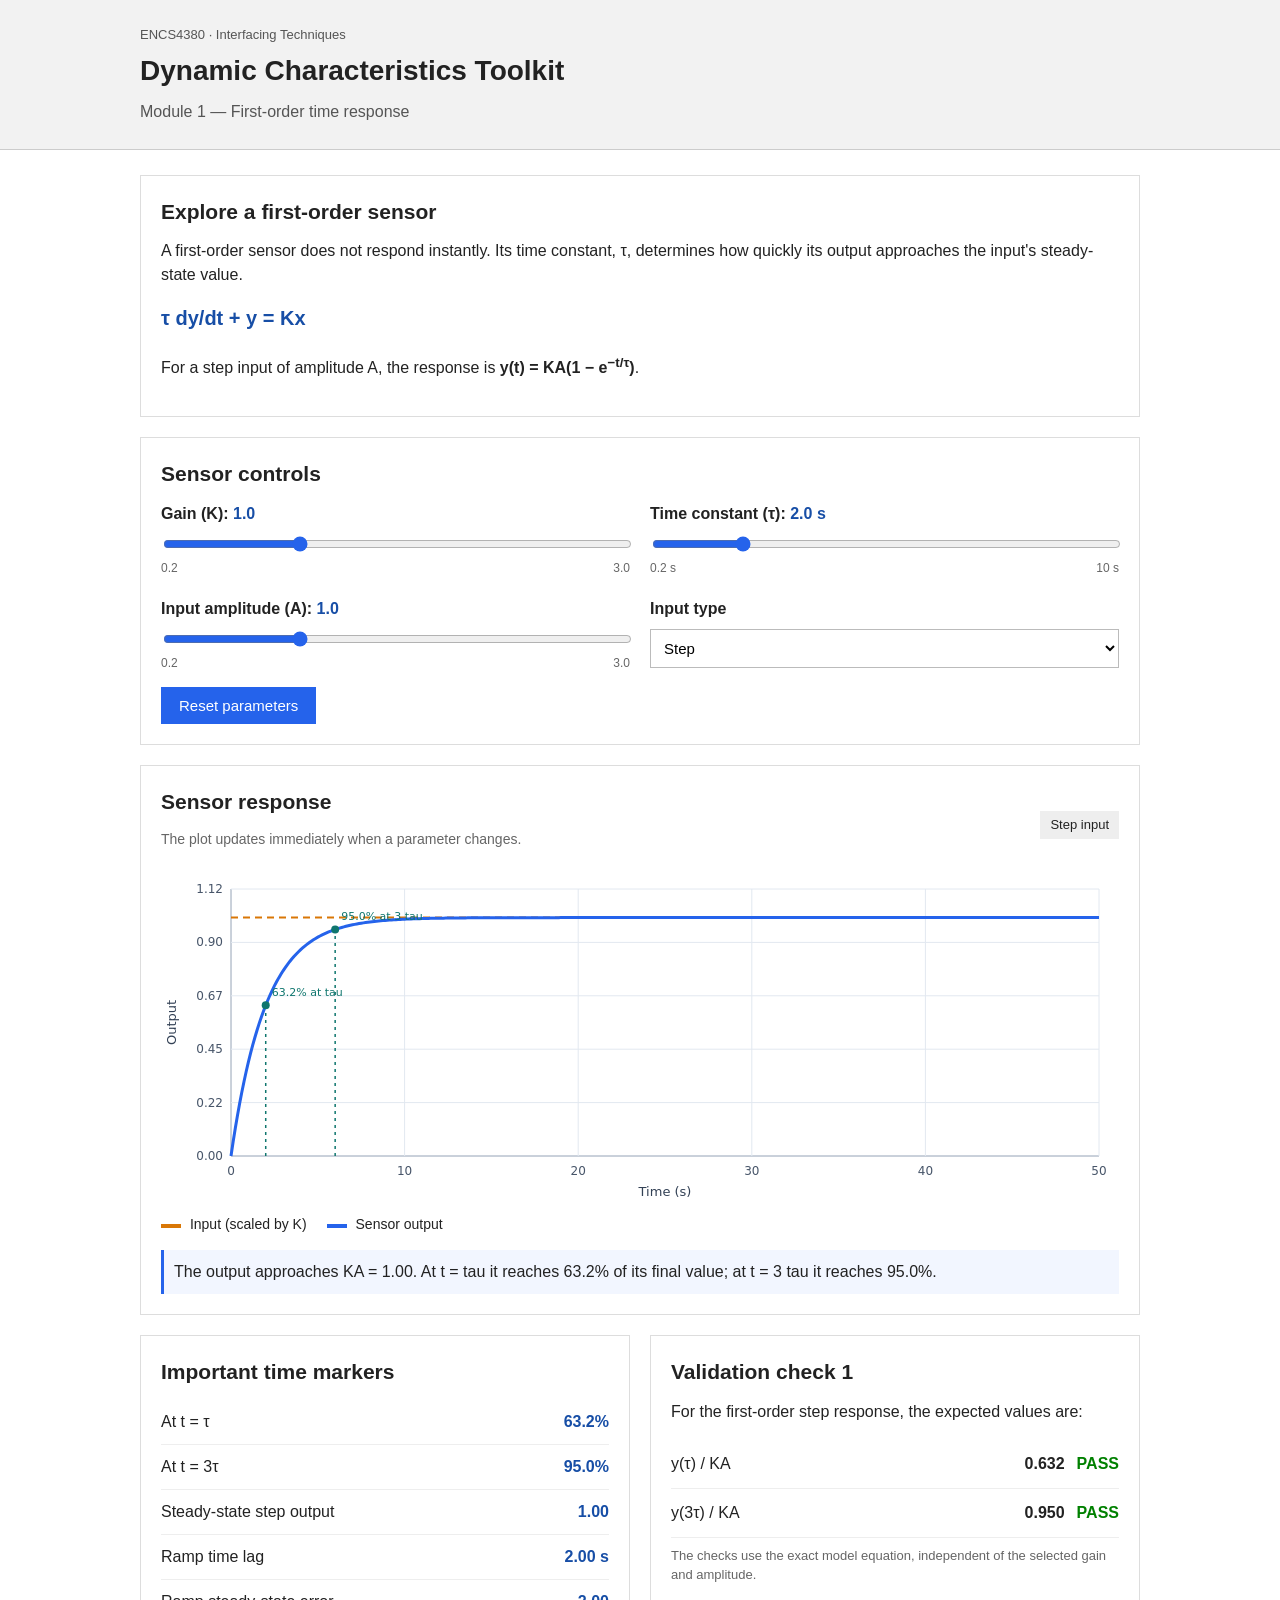
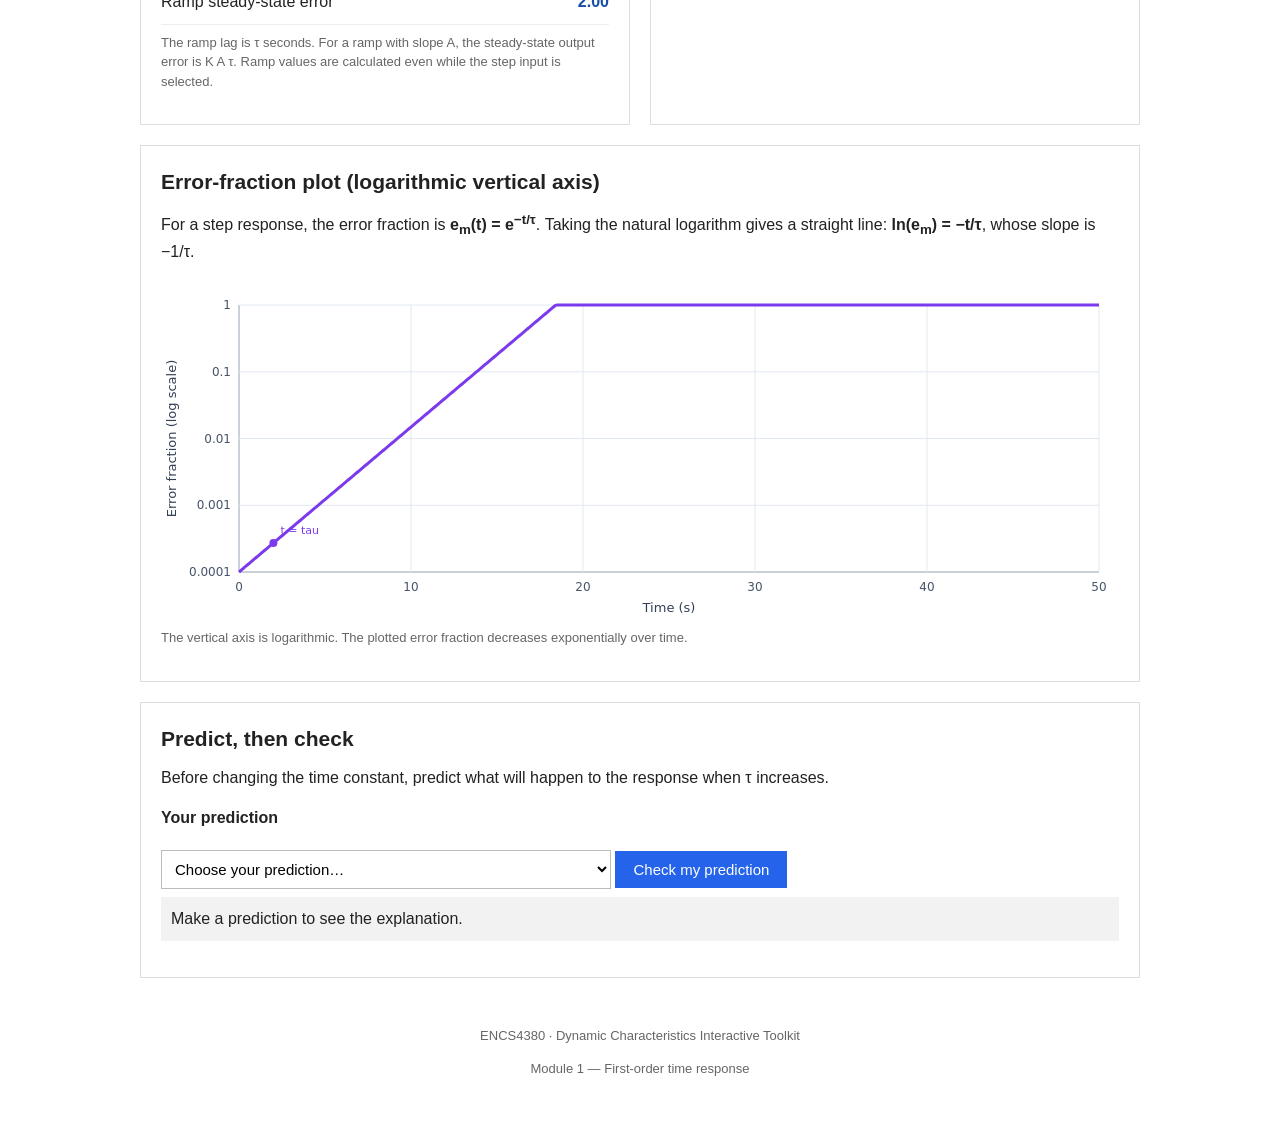
<file: website/index.html>
<!DOCTYPE html>
<html lang="en">
<head>
  <meta charset="UTF-8">
  <meta name="viewport" content="width=device-width, initial-scale=1.0">
  <title>Dynamic Characteristics Toolkit | Module 1</title>

  <!-- CSS is optional. The website works without it. -->
  <link rel="stylesheet" href="style.css">
</head>
<body>

  <header class="site-header">
    <div class="header-inner">
      <p class="eyebrow">ENCS4380 · Interfacing Techniques</p>
      <h1>Dynamic Characteristics Toolkit</h1>
      <p class="subtitle">Module 1 — First-order time response</p>
    </div>
  </header>

  <main>

    <section class="intro panel">
      <h2>Explore a first-order sensor</h2>
      <p>
        A first-order sensor does not respond instantly.
        Its time constant, τ, determines how quickly its output
        approaches the input's steady-state value.
      </p>

      <p class="equation">τ dy/dt + y = Kx</p>

      <p>
        For a step input of amplitude A, the response is
        <strong>y(t) = KA(1 − e<sup>−t/τ</sup>)</strong>.
      </p>
    </section>

    <section class="panel controls-panel">
      <h2>Sensor controls</h2>

      <div class="controls-grid">

        <div class="control">
          <label for="gain">
            Gain (K): <output id="gainValue">1.0</output>
          </label>
          <input id="gain" type="range"
                 min="0.2" max="3" step="0.1" value="1">
          <div class="range-labels">
            <span>0.2</span><span>3.0</span>
          </div>
        </div>

        <div class="control">
          <label for="tau">
            Time constant (τ): <output id="tauValue">2.0 s</output>
          </label>
          <input id="tau" type="range"
                 min="0.2" max="10" step="0.1" value="2">
          <div class="range-labels">
            <span>0.2 s</span><span>10 s</span>
          </div>
        </div>

        <div class="control">
          <label for="amplitude">
            Input amplitude (A):
            <output id="amplitudeValue">1.0</output>
          </label>
          <input id="amplitude" type="range"
                 min="0.2" max="3" step="0.1" value="1">
          <div class="range-labels">
            <span>0.2</span><span>3.0</span>
          </div>
        </div>

        <div class="control">
          <label for="inputType">Input type</label>
          <select id="inputType">
            <option value="step">Step</option>
            <option value="ramp">Ramp</option>
          </select>
        </div>

      </div>

      <button id="resetButton" type="button">
        Reset parameters
      </button>
    </section>

    <section class="panel">

      <div class="section-heading">
        <div>
          <h2>Sensor response</h2>
          <p class="muted">
            The plot updates immediately when a parameter changes.
          </p>
        </div>

        <span id="plotMode" class="tag">Step input</span>
      </div>

      <div class="chart-wrap">
        <canvas id="responsePlot"
          role="img"
          aria-label="Plot of input and first-order sensor output over time">
          Your browser does not support canvas.
        </canvas>
      </div>

      <div class="legend">
        <span>
          <i class="swatch input-swatch"></i>
          Input (scaled by K)
        </span>

        <span>
          <i class="swatch output-swatch"></i>
          Sensor output
        </span>
      </div>

      <div id="responseExplanation"
           class="explanation"
           aria-live="polite">
      </div>

    </section>

    <section class="two-column">

      <article class="panel">
        <h2>Important time markers</h2>

        <div class="metric-list">

          <div class="metric">
            <span>At t = τ</span>
            <strong id="atTau">63.2%</strong>
          </div>

          <div class="metric">
            <span>At t = 3τ</span>
            <strong id="atThreeTau">95.0%</strong>
          </div>

          <div class="metric">
            <span>Steady-state step output</span>
            <strong id="steadyOutput">1.00</strong>
          </div>

          <div class="metric">
            <span>Ramp time lag</span>
            <strong id="rampLag">2.00 s</strong>
          </div>

          <div class="metric">
            <span>Ramp steady-state error</span>
            <strong id="rampError">2.00</strong>
          </div>

        </div>

        <p class="small-note">
          The ramp lag is τ seconds. For a ramp with slope A,
          the steady-state output error is K A τ.
          Ramp values are calculated even while the step input is selected.
        </p>
      </article>

      <article class="panel">
        <h2>Validation check 1</h2>

        <p>
          For the first-order step response, the expected values are:
        </p>

        <div class="validation-row">
          <span>y(τ) / KA</span>
          <strong>0.632</strong>
          <span id="checkTau" class="status">Checking…</span>
        </div>

        <div class="validation-row">
          <span>y(3τ) / KA</span>
          <strong>0.950</strong>
          <span id="checkThreeTau" class="status">Checking…</span>
        </div>

        <p class="small-note">
          The checks use the exact model equation,
          independent of the selected gain and amplitude.
        </p>
      </article>

    </section>

    <section class="panel">
      <h2>Error-fraction plot (logarithmic vertical axis)</h2>

      <p>
        For a step response, the error fraction is
        <strong>e<sub>m</sub>(t) = e<sup>−t/τ</sup></strong>.
        Taking the natural logarithm gives a straight line:
        <strong>ln(e<sub>m</sub>) = −t/τ</strong>,
        whose slope is −1/τ.
      </p>

      <div class="chart-wrap">
        <canvas id="errorPlot"
          role="img"
          aria-label="Logarithmic error fraction plot against time">
          Your browser does not support canvas.
        </canvas>
      </div>

      <p class="small-note">
        The vertical axis is logarithmic.
        The plotted error fraction decreases exponentially over time.
      </p>
    </section>

    <section class="panel predict-panel">
      <h2>Predict, then check</h2>

      <p>
        Before changing the time constant, predict what will happen
        to the response when τ increases.
      </p>

      <label for="prediction">Your prediction</label>

      <select id="prediction">
        <option value="">Choose your prediction…</option>
        <option value="slower">
          The sensor responds more slowly.
        </option>
        <option value="faster">
          The sensor responds faster.
        </option>
        <option value="same">
          The response speed stays the same.
        </option>
      </select>

      <button id="checkPrediction" type="button">
        Check my prediction
      </button>

      <p id="predictionFeedback"
         class="feedback"
         aria-live="polite">
        Make a prediction to see the explanation.
      </p>
    </section>

    <footer>
      <p>ENCS4380 · Dynamic Characteristics Interactive Toolkit</p>
      <p>Module 1 — First-order time response</p>
    </footer>

  </main>

  <script src="script.js"></script>
</body>
</html>
</file>
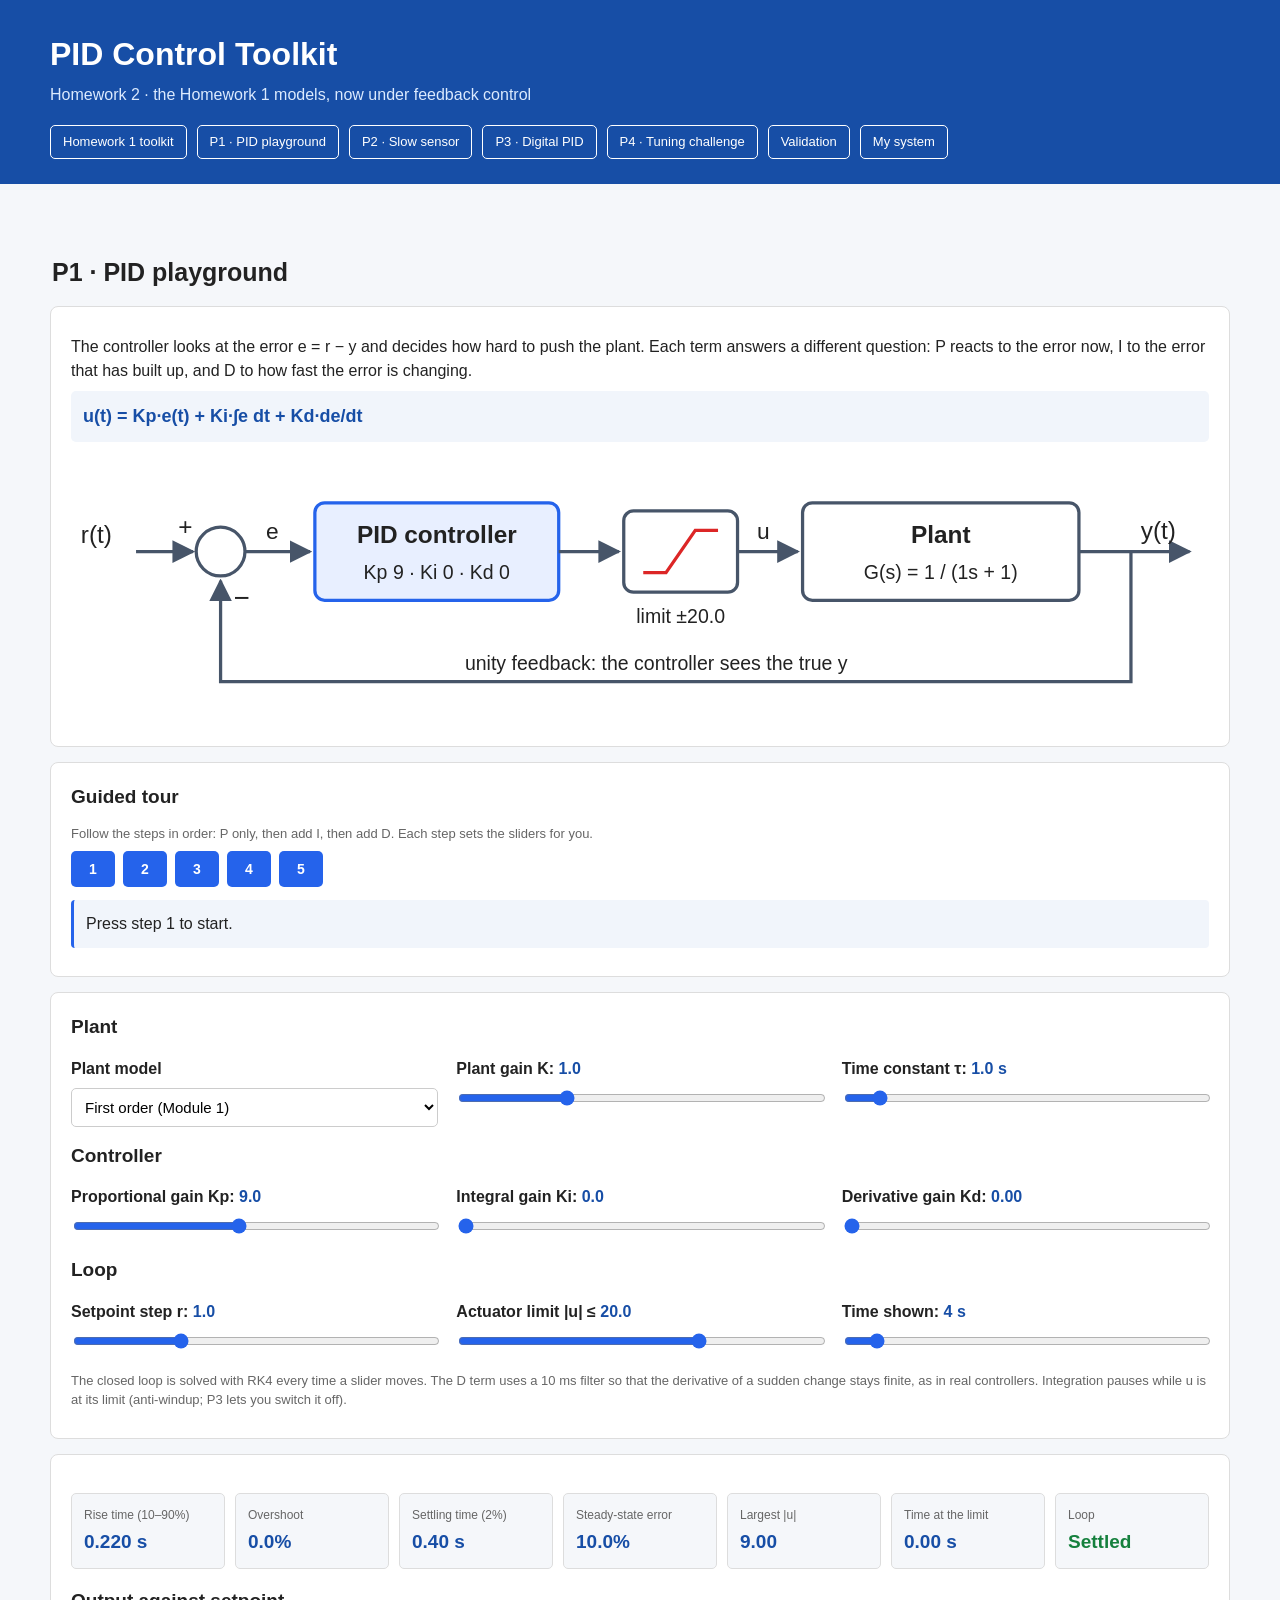
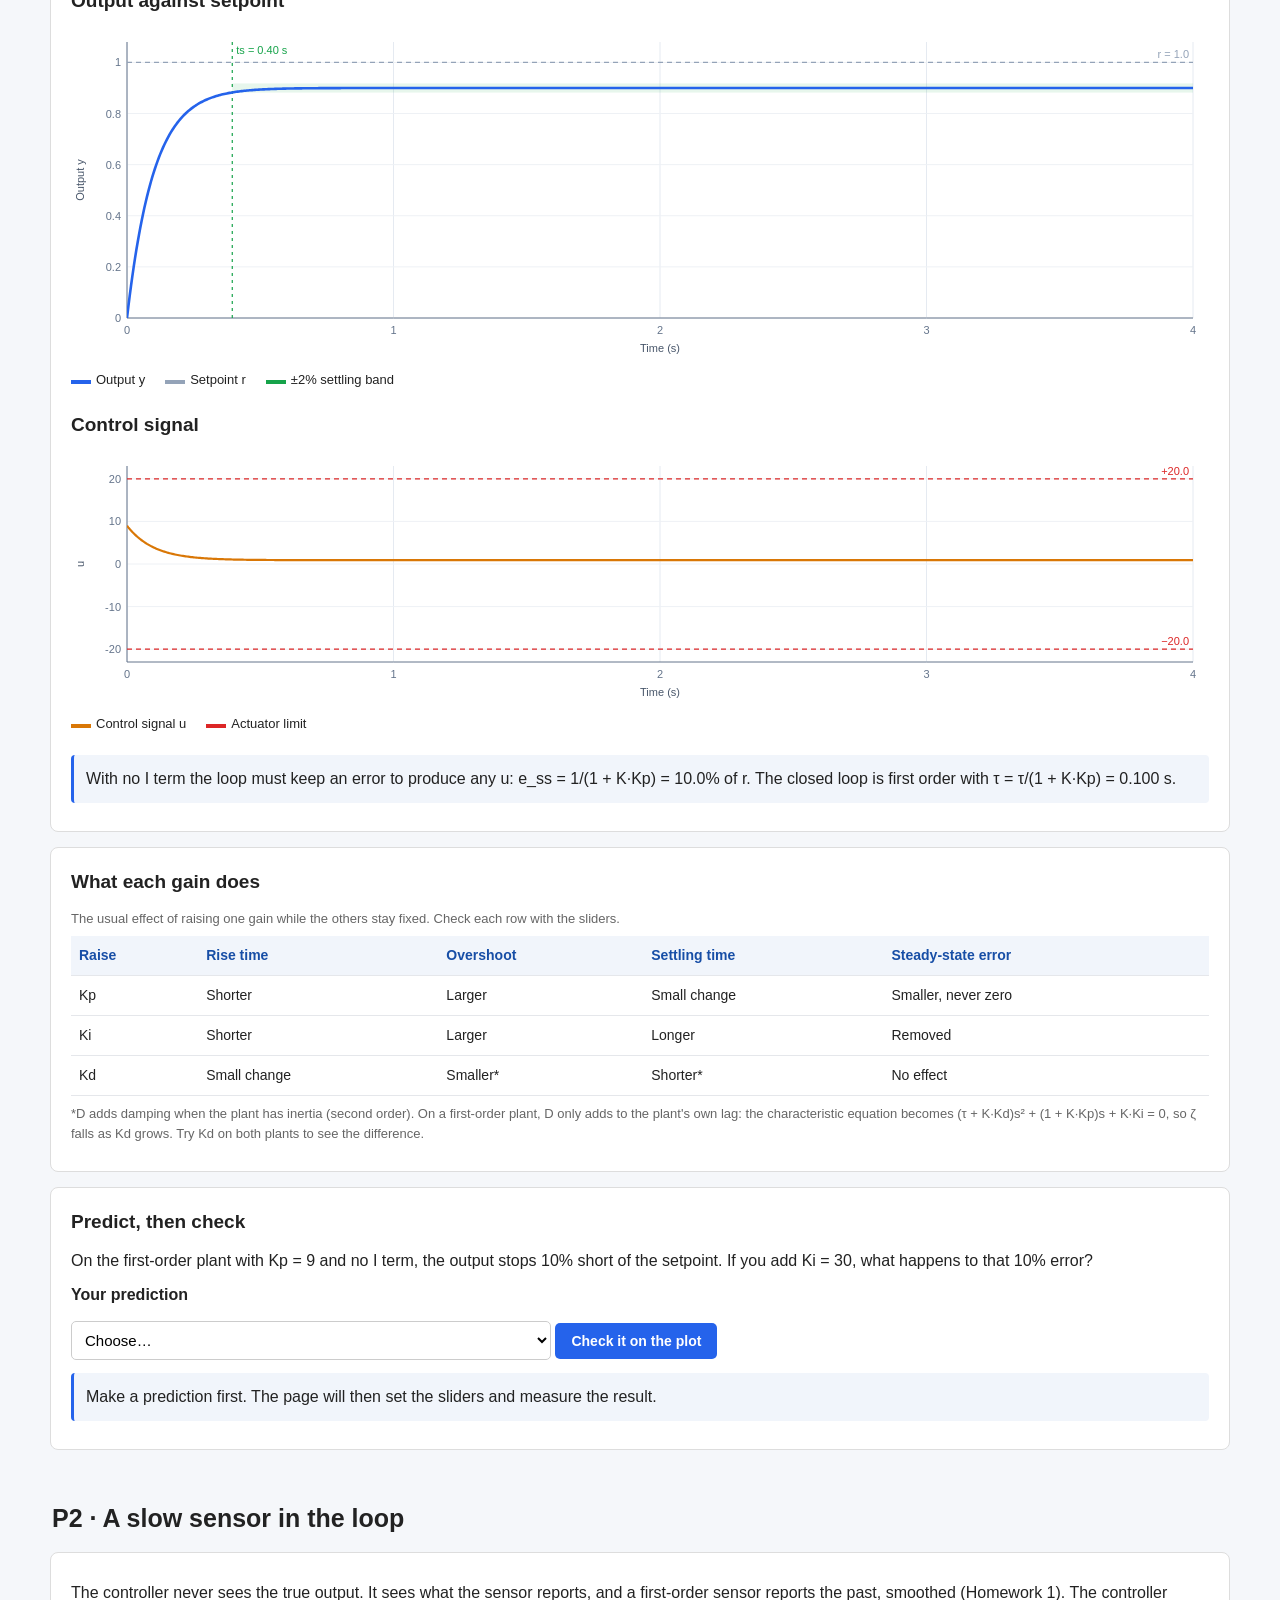
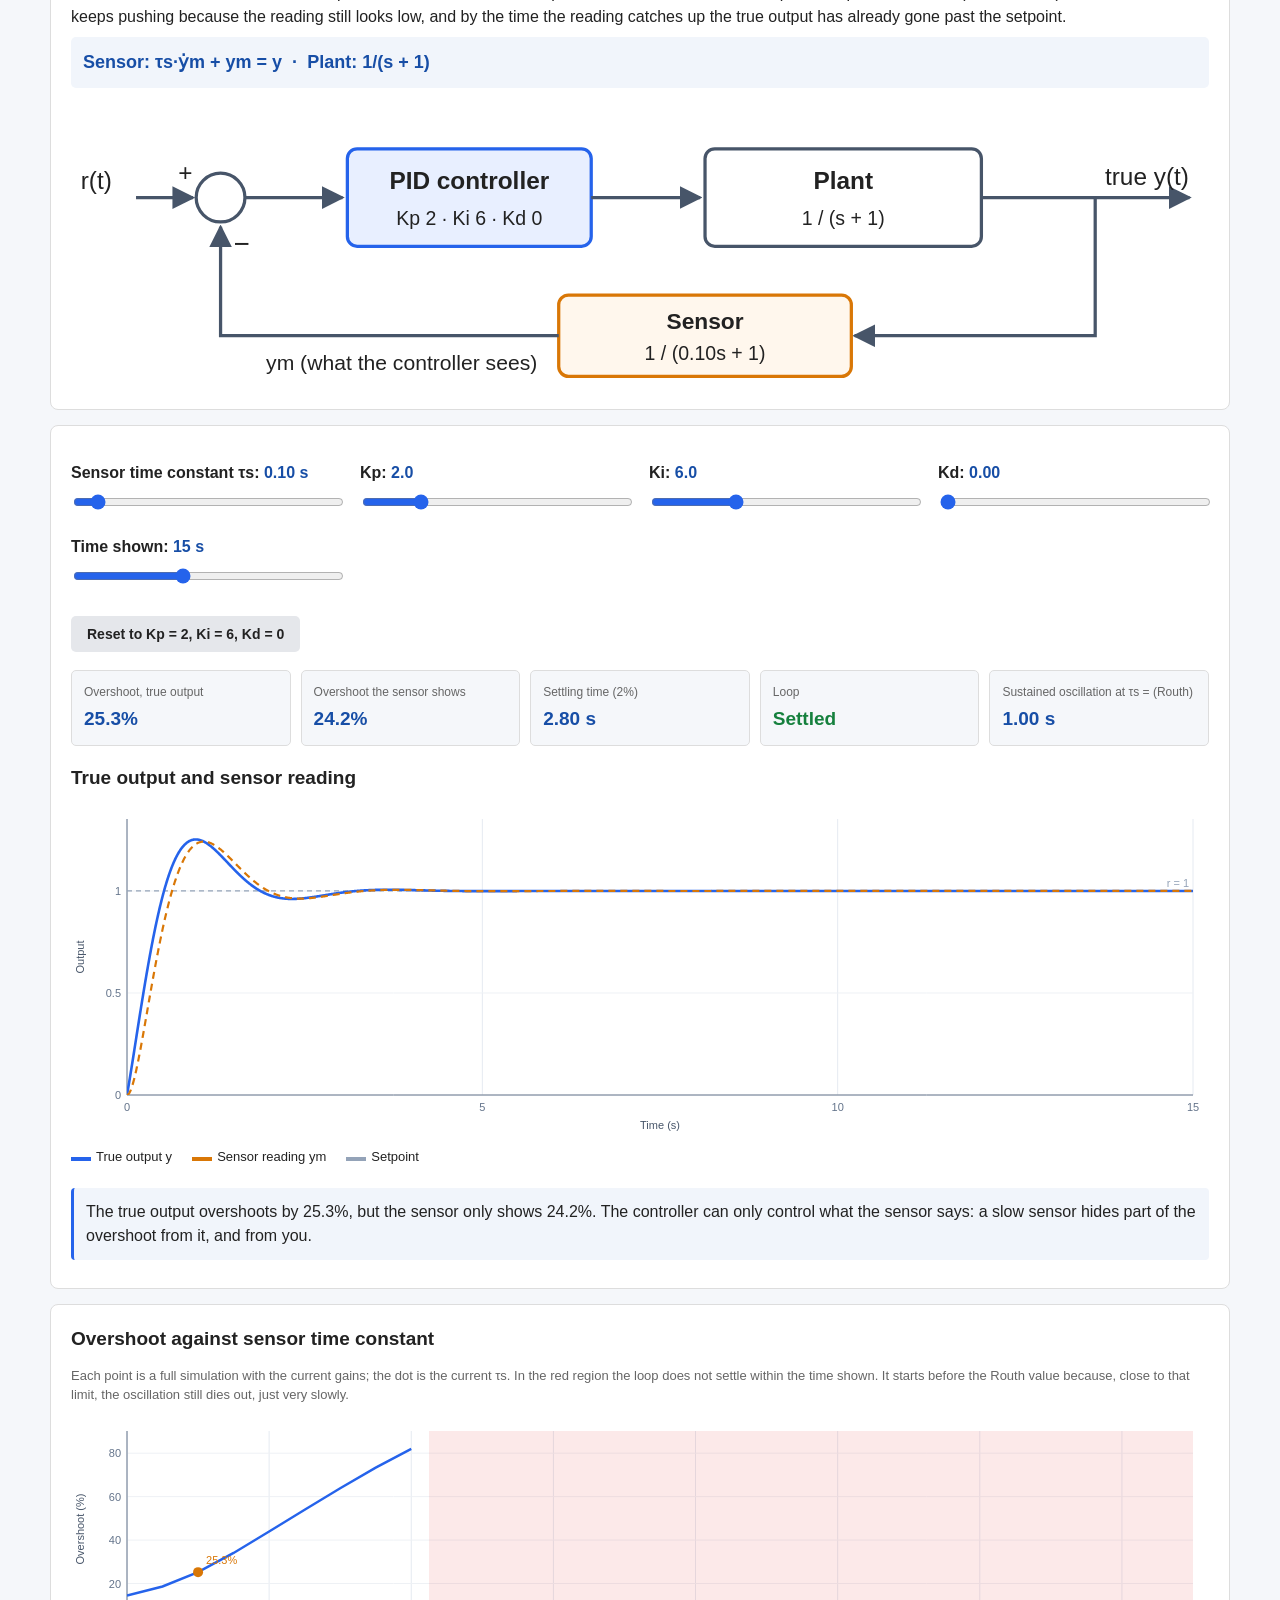
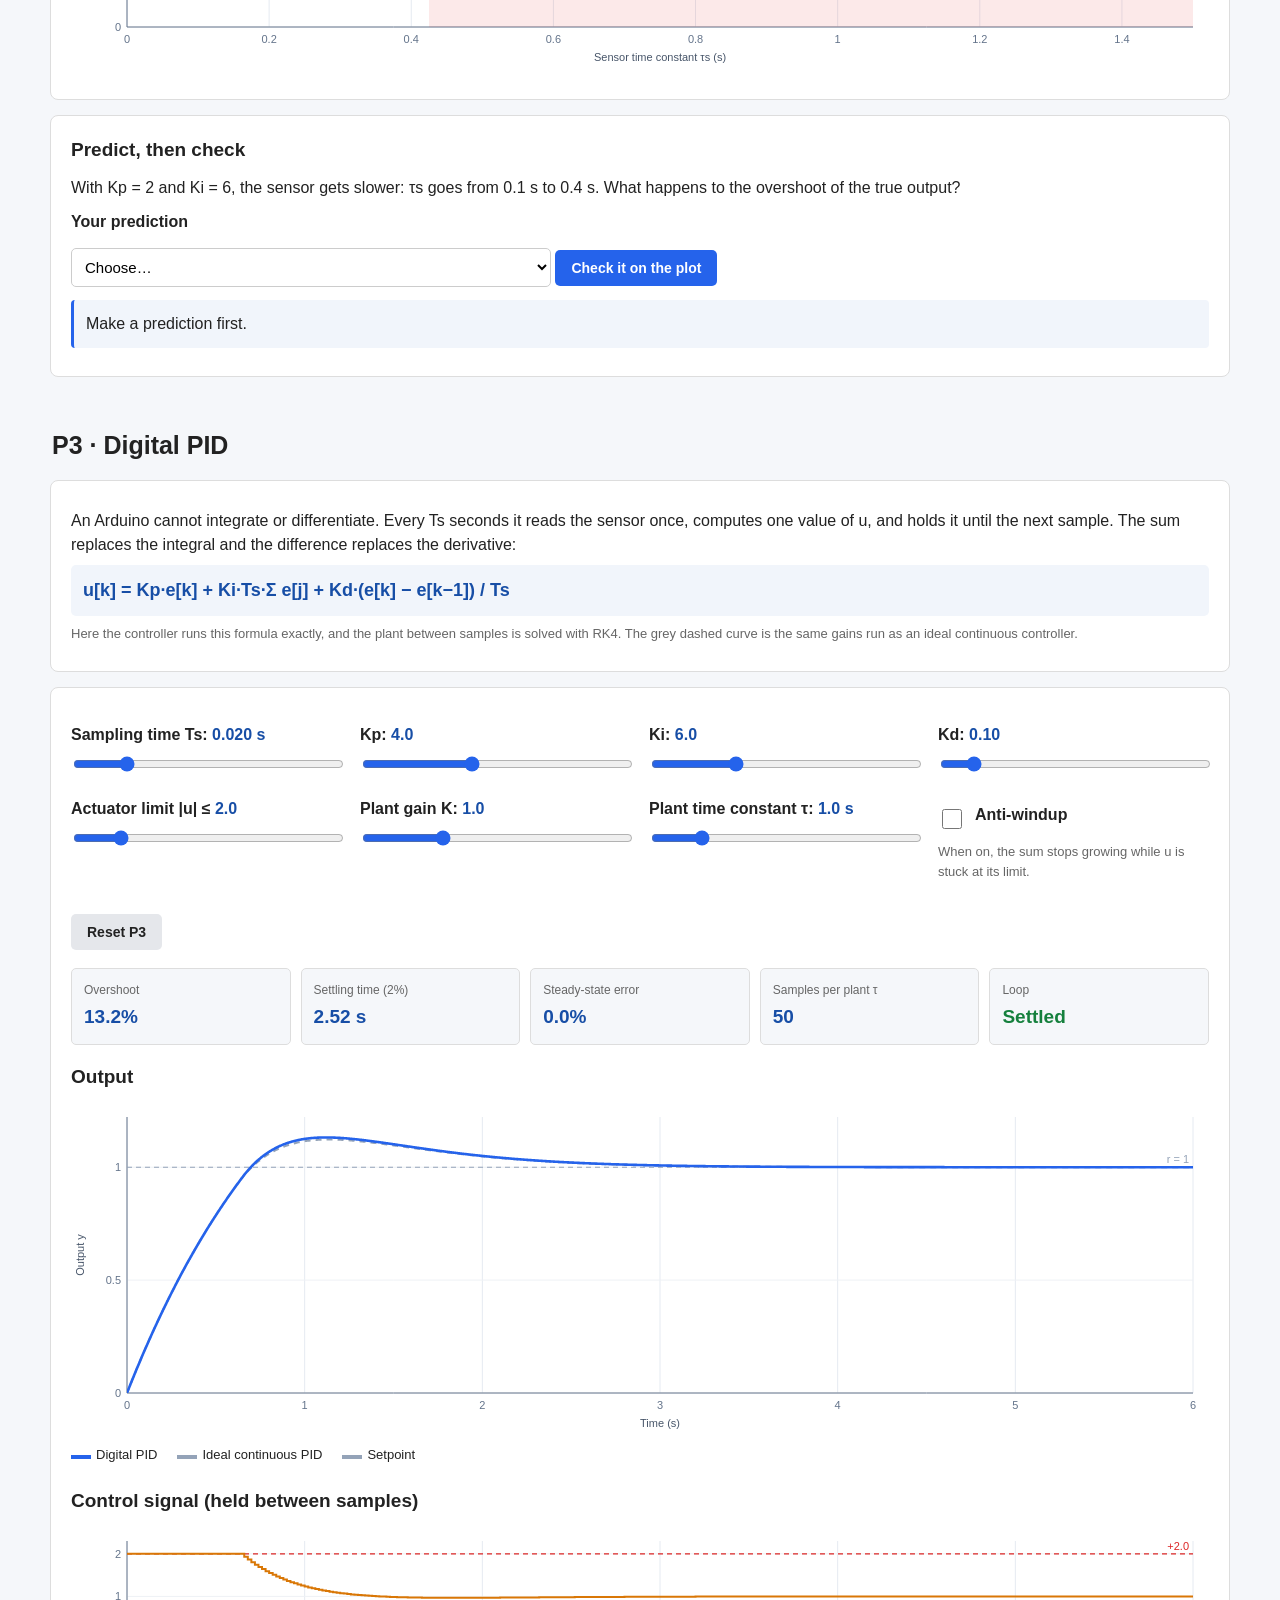
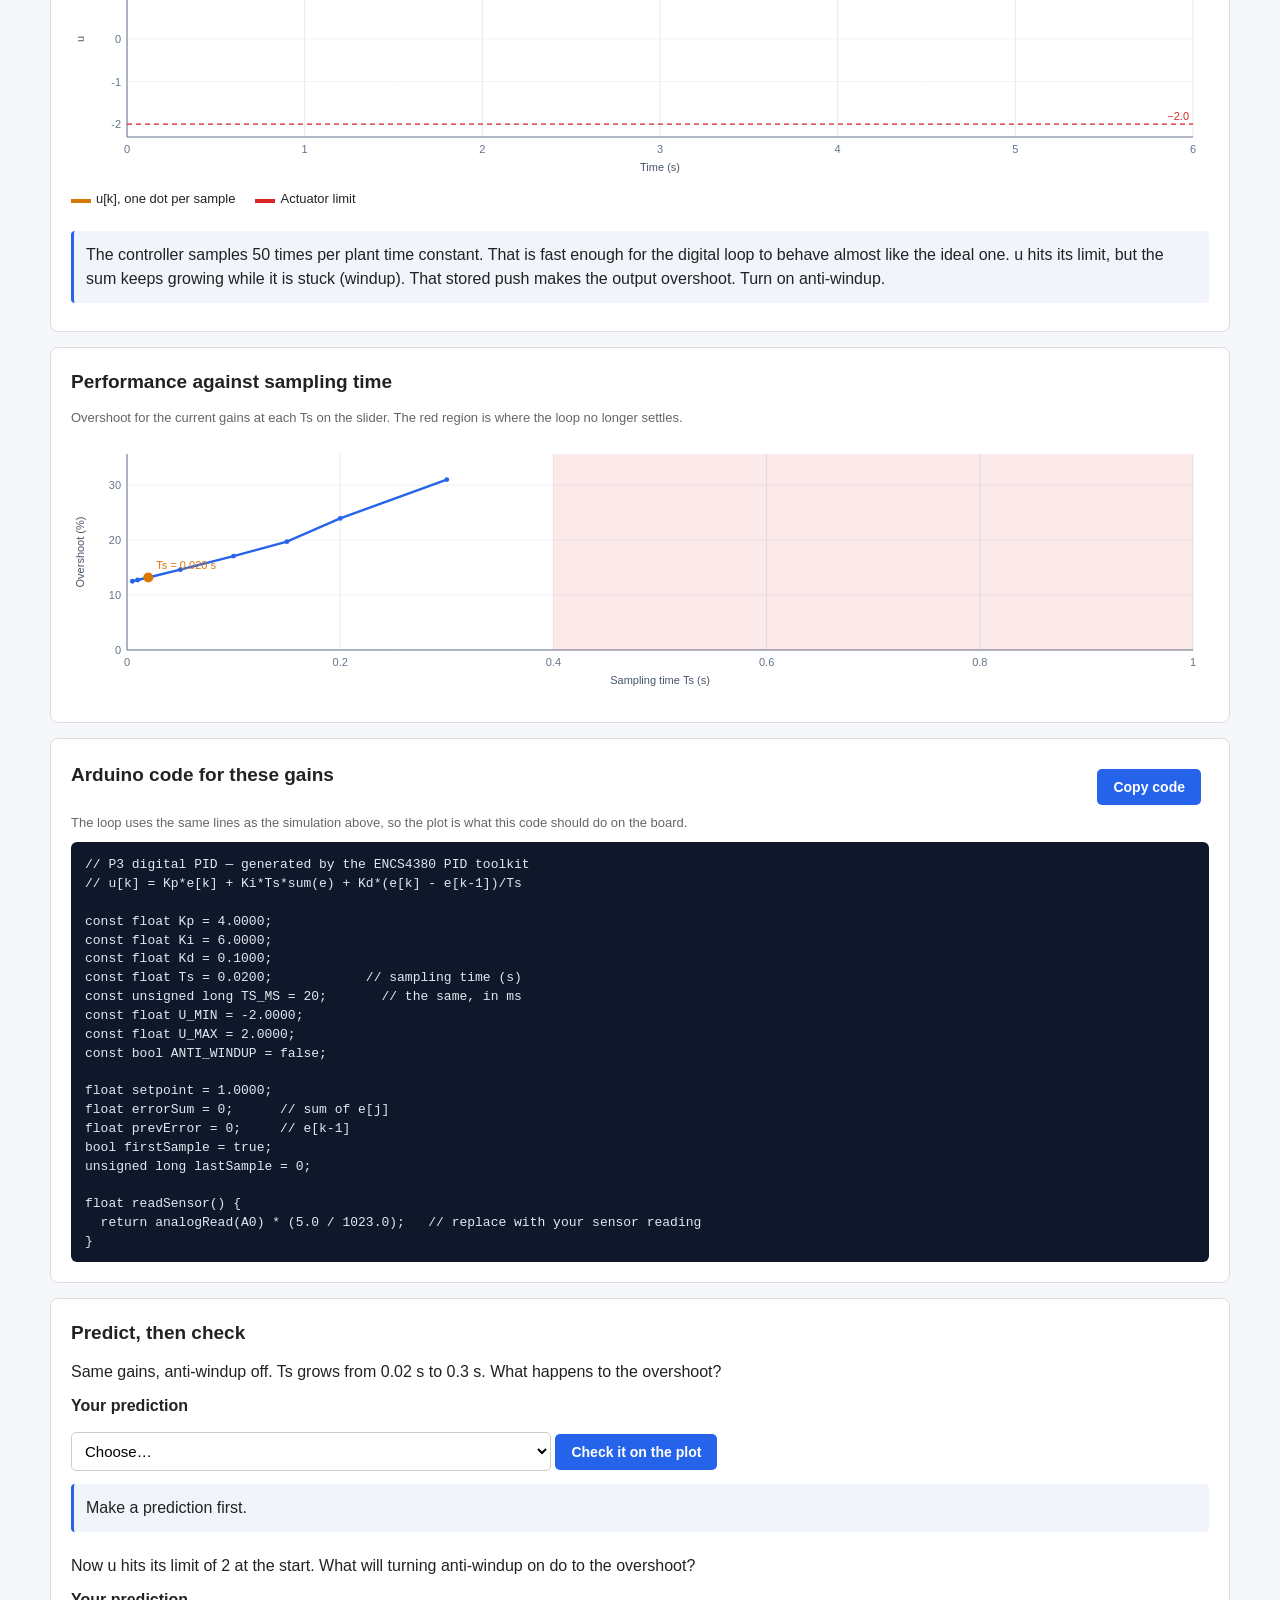
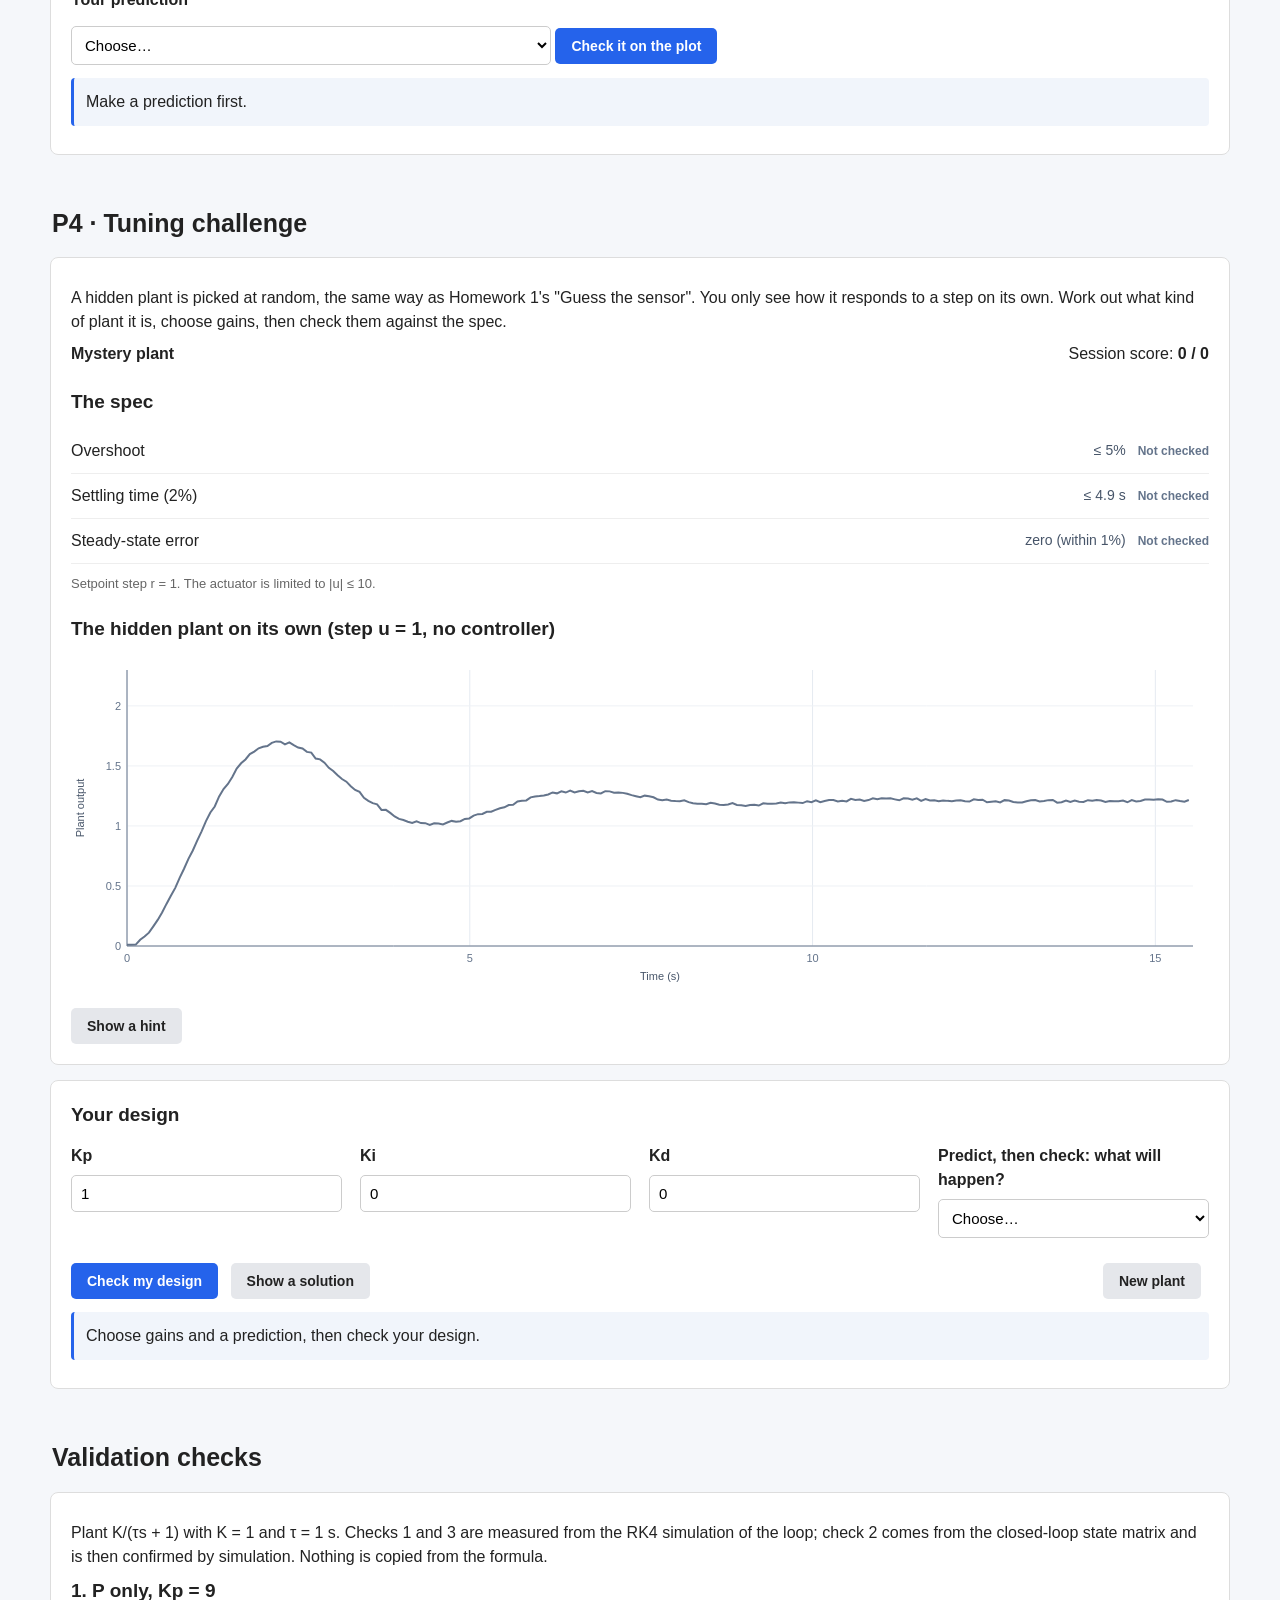
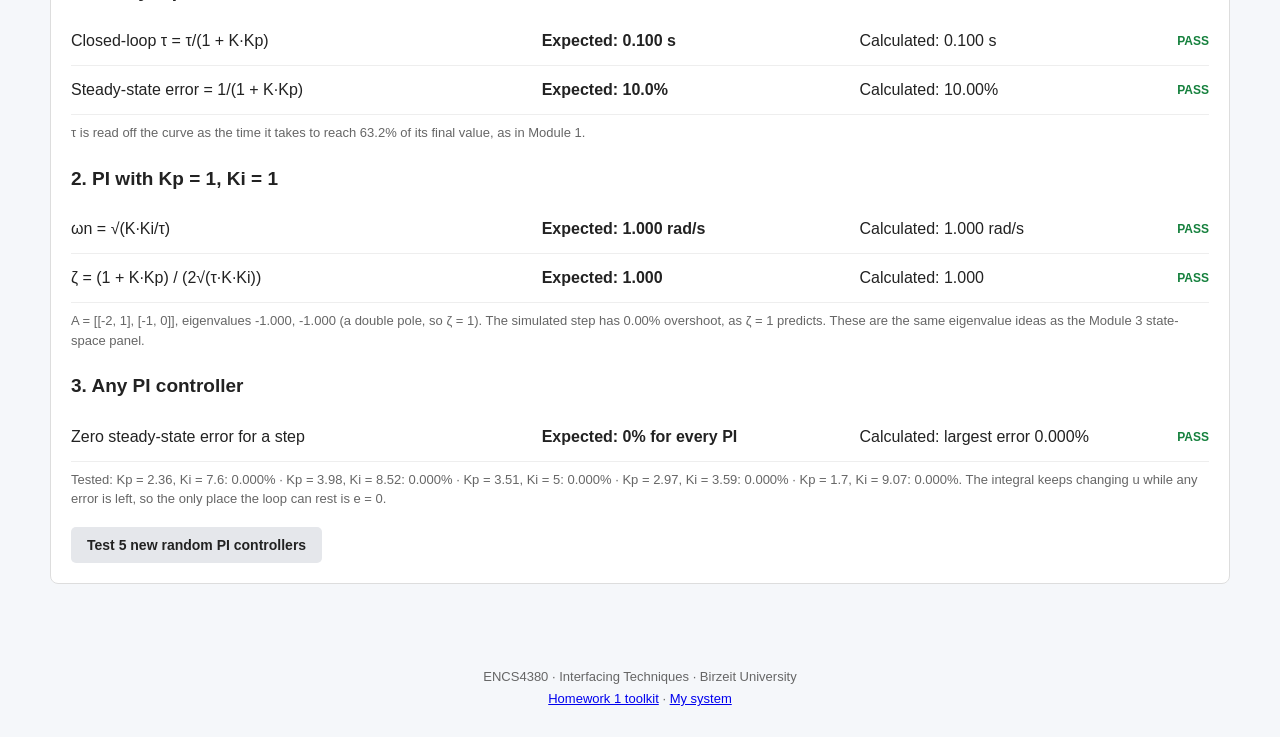
<file: control.html>
<!DOCTYPE html>
<html lang="en">
<head>
  <meta charset="utf-8">
  <meta name="viewport" content="width=device-width, initial-scale=1.0">
  <meta name="description" content="ENCS4380 Homework 2: PID control toolkit">
  <title>PID Control Toolkit | ENCS4380</title>
  <link rel="stylesheet" href="style.css">
  <link rel="stylesheet" href="control.css">
</head>
<body class="control-page">

  <header class="site-header">
    <div class="header-inner">
      <h1>PID Control Toolkit</h1>
      <p class="subtitle-bar">Homework 2 · the Homework 1 models, now under feedback control</p>
      <nav aria-label="Control section navigation" class="module-nav">
        <a href="index.html">Homework 1 toolkit</a>
        <a href="#p1">P1 · PID playground</a>
        <a href="#p2">P2 · Slow sensor</a>
        <a href="#p3">P3 · Digital PID</a>
        <a href="#p4">P4 · Tuning challenge</a>
        <a href="#validation">Validation</a>
        <a href="mysystem.html">My system</a>
      </nav>
    </div>
  </header>

  <main>

    <!-- ============================================================
         P1 · PID PLAYGROUND
         ============================================================ -->
    <section class="module-section" id="p1">
      <div class="module-title">
        <h2>P1 · PID playground</h2>
      </div>

      <section class="panel">
        <p>
          The controller looks at the error e = r − y and decides how hard to push the plant.
          Each term answers a different question: P reacts to the error now, I to the error that
          has built up, and D to how fast the error is changing.
        </p>
        <p class="equation">u(t) = Kp·e(t) + Ki·∫e dt + Kd·de/dt</p>

        <div class="diagram-wrap">
          <svg viewBox="0 0 700 165" role="img" aria-label="Block diagram: setpoint, summing junction, PID controller, actuator limit, plant, output fed back to the summing junction">
            <defs>
              <marker id="arrow1" viewBox="0 0 10 10" refX="9" refY="5" markerWidth="7" markerHeight="7" orient="auto">
                <path d="M0,0 L10,5 L0,10 z" fill="#475569"></path>
              </marker>
            </defs>
            <g stroke="#475569" stroke-width="2" fill="none">
              <line x1="40" y1="60" x2="75" y2="60" marker-end="url(#arrow1)"></line>
              <circle cx="92" cy="60" r="15" fill="white"></circle>
              <line x1="107" y1="60" x2="147" y2="60" marker-end="url(#arrow1)"></line>
              <rect x="150" y="30" width="150" height="60" rx="6" fill="#e8efff" stroke="#2563eb"></rect>
              <line x1="300" y1="60" x2="337" y2="60" marker-end="url(#arrow1)"></line>
              <rect x="340" y="35" width="70" height="50" rx="6" fill="white"></rect>
              <polyline points="352,73 366,73 384,47 398,47" stroke="#dc2626"></polyline>
              <line x1="410" y1="60" x2="447" y2="60" marker-end="url(#arrow1)"></line>
              <rect x="450" y="30" width="170" height="60" rx="6" fill="white"></rect>
              <line x1="620" y1="60" x2="688" y2="60" marker-end="url(#arrow1)"></line>
              <polyline points="652,60 652,140 92,140 92,78" marker-end="url(#arrow1)"></polyline>
            </g>
            <text x="6" y="55" font-size="15">r(t)</text>
            <text x="66" y="50" font-size="15">+</text>
            <text x="100" y="94" font-size="17">−</text>
            <text x="120" y="52" font-size="14">e</text>
            <text x="422" y="52" font-size="14">u</text>
            <text x="658" y="52" font-size="15">y(t)</text>
            <text x="225" y="55" font-size="15" font-weight="bold" text-anchor="middle">PID controller</text>
            <text x="225" y="77" font-size="12" text-anchor="middle" id="p1pidText">Kp 9 · Ki 0 · Kd 0</text>
            <text x="375" y="104" font-size="12" text-anchor="middle" id="p1limText">limit ±20</text>
            <text x="535" y="55" font-size="15" font-weight="bold" text-anchor="middle">Plant</text>
            <text x="535" y="77" font-size="12" text-anchor="middle" id="p1plantText">G(s)</text>
            <text x="360" y="133" font-size="12" text-anchor="middle" fill="#475569">unity feedback: the controller sees the true y</text>
          </svg>
        </div>
        <p class="small-note phone-only">Swipe the diagram sideways to see all of it.</p>
      </section>

      <section class="panel">
        <h3>Guided tour</h3>
        <p class="muted">Follow the steps in order: P only, then add I, then add D. Each step sets the sliders for you.</p>
        <div class="tour" id="p1tour">
          <button type="button" data-step="1">1</button>
          <button type="button" data-step="2">2</button>
          <button type="button" data-step="3">3</button>
          <button type="button" data-step="4">4</button>
          <button type="button" data-step="5">5</button>
        </div>
        <p class="explanation" id="p1tourText">Press step 1 to start.</p>
      </section>

      <section class="panel">
        <h3>Plant</h3>
        <div class="controls-grid">
          <div class="control">
            <label for="p1plant">Plant model</label>
            <select id="p1plant">
              <option value="first">First order (Module 1)</option>
              <option value="second">Second order (Module 3)</option>
            </select>
          </div>
          <div class="control">
            <label for="p1K">Plant gain K: <output id="p1KVal">1.0</output></label>
            <input id="p1K" type="range" min="0.2" max="3" step="0.1" value="1">
          </div>
          <div class="control" id="p1tauBox">
            <label for="p1tau">Time constant τ: <output id="p1tauVal">1.0 s</output></label>
            <input id="p1tau" type="range" min="0.2" max="10" step="0.1" value="1">
          </div>
          <div class="control hidden" id="p1zetaBox">
            <label for="p1zeta">Damping ratio ζ: <output id="p1zetaVal">0.50</output></label>
            <input id="p1zeta" type="range" min="0.05" max="2" step="0.01" value="0.5">
          </div>
          <div class="control hidden" id="p1wnBox">
            <label for="p1wn">Natural frequency ωn: <output id="p1wnVal">2.0 rad/s</output></label>
            <input id="p1wn" type="range" min="0.2" max="10" step="0.1" value="2">
          </div>
        </div>

        <h3>Controller</h3>
        <div class="controls-grid">
          <div class="control">
            <label for="p1Kp">Proportional gain Kp: <output id="p1KpVal">9.0</output></label>
            <input id="p1Kp" type="range" min="0" max="20" step="0.1" value="9">
          </div>
          <div class="control">
            <label for="p1Ki">Integral gain Ki: <output id="p1KiVal">0.0</output></label>
            <input id="p1Ki" type="range" min="0" max="40" step="0.5" value="0">
          </div>
          <div class="control">
            <label for="p1Kd">Derivative gain Kd: <output id="p1KdVal">0.00</output></label>
            <input id="p1Kd" type="range" min="0" max="3" step="0.05" value="0">
          </div>
        </div>

        <h3>Loop</h3>
        <div class="controls-grid">
          <div class="control">
            <label for="p1r">Setpoint step r: <output id="p1rVal">1.0</output></label>
            <input id="p1r" type="range" min="0.2" max="3" step="0.1" value="1">
          </div>
          <div class="control">
            <label for="p1umax">Actuator limit |u| ≤ <output id="p1umaxVal">20.0</output></label>
            <input id="p1umax" type="range" min="0.5" max="30" step="0.5" value="20">
          </div>
          <div class="control">
            <label for="p1T">Time shown: <output id="p1TVal">4 s</output></label>
            <input id="p1T" type="range" min="2" max="30" step="1" value="4">
          </div>
        </div>
        <p class="small-note">
          The closed loop is solved with RK4 every time a slider moves. The D term uses a 10 ms
          filter so that the derivative of a sudden change stays finite, as in real controllers.
          Integration pauses while u is at its limit (anti-windup; P3 lets you switch it off).
        </p>
      </section>

      <section class="panel">
        <div class="metric-grid">
          <div class="metric-card"><span>Rise time (10–90%)</span><strong id="p1rise">—</strong></div>
          <div class="metric-card"><span>Overshoot</span><strong id="p1os">—</strong></div>
          <div class="metric-card"><span>Settling time (2%)</span><strong id="p1settle">—</strong></div>
          <div class="metric-card"><span>Steady-state error</span><strong id="p1ess">—</strong></div>
          <div class="metric-card"><span>Largest |u|</span><strong id="p1upeak">—</strong></div>
          <div class="metric-card"><span>Time at the limit</span><strong id="p1sat">—</strong></div>
          <div class="metric-card"><span>Loop</span><strong id="p1status">—</strong></div>
        </div>

        <h3>Output against setpoint</h3>
        <div class="chart-wrap">
          <canvas id="p1plot" role="img" aria-label="Closed-loop output and setpoint against time"></canvas>
        </div>
        <div class="legend">
          <span><i class="swatch output-swatch"></i>Output y</span>
          <span><i class="swatch setpoint-swatch"></i>Setpoint r</span>
          <span><i class="swatch true-swatch"></i>±2% settling band</span>
        </div>

        <h3>Control signal</h3>
        <div class="chart-wrap short-chart">
          <canvas id="p1uplot" role="img" aria-label="Control signal u against time with actuator limits"></canvas>
        </div>
        <div class="legend">
          <span><i class="swatch input-swatch"></i>Control signal u</span>
          <span><i class="swatch limit-swatch"></i>Actuator limit</span>
        </div>

        <p class="explanation" id="p1explain" aria-live="polite"></p>
      </section>

      <section class="panel">
        <h3>What each gain does</h3>
        <p class="muted">The usual effect of raising one gain while the others stay fixed. Check each row with the sliders.</p>
        <div class="table-wrap">
          <table class="effects">
            <thead>
              <tr><th>Raise</th><th>Rise time</th><th>Overshoot</th><th>Settling time</th><th>Steady-state error</th></tr>
            </thead>
            <tbody>
              <tr><td>Kp</td><td>Shorter</td><td>Larger</td><td>Small change</td><td>Smaller, never zero</td></tr>
              <tr><td>Ki</td><td>Shorter</td><td>Larger</td><td>Longer</td><td>Removed</td></tr>
              <tr><td>Kd</td><td>Small change</td><td>Smaller*</td><td>Shorter*</td><td>No effect</td></tr>
            </tbody>
          </table>
        </div>
        <p class="small-note">
          *D adds damping when the plant has inertia (second order). On a first-order plant, D only adds
          to the plant's own lag: the characteristic equation becomes (τ + K·Kd)s² + (1 + K·Kp)s + K·Ki = 0,
          so ζ falls as Kd grows. Try Kd on both plants to see the difference.
        </p>
      </section>

      <section class="panel predict-panel">
        <h3>Predict, then check</h3>
        <p>
          On the first-order plant with Kp = 9 and no I term, the output stops 10% short of the setpoint.
          If you add Ki = 30, what happens to that 10% error?
        </p>
        <label for="p1predict">Your prediction</label>
        <select id="p1predict">
          <option value="">Choose…</option>
          <option value="gone">It disappears.</option>
          <option value="half">It gets smaller but stays.</option>
          <option value="same">It stays at 10%.</option>
        </select>
        <button type="button" id="p1predictBtn">Check it on the plot</button>
        <p class="feedback" id="p1predictFb" aria-live="polite">Make a prediction first. The page will then set the sliders and measure the result.</p>
      </section>
    </section>

    <!-- ============================================================
         P2 · SLOW SENSOR IN THE LOOP
         ============================================================ -->
    <section class="module-section" id="p2">
      <div class="module-title">
        <h2>P2 · A slow sensor in the loop</h2>
      </div>

      <section class="panel">
        <p>
          The controller never sees the true output. It sees what the sensor reports, and a
          first-order sensor reports the past, smoothed (Homework 1). The controller keeps pushing
          because the reading still looks low, and by the time the reading catches up the true output
          has already gone past the setpoint.
        </p>
        <p class="equation">Sensor: τs·ẏm + ym = y &nbsp;·&nbsp; Plant: 1/(s + 1)</p>

        <div class="diagram-wrap">
          <svg viewBox="0 0 700 175" role="img" aria-label="Block diagram with a first-order sensor in the feedback path">
            <defs>
              <marker id="arrow2" viewBox="0 0 10 10" refX="9" refY="5" markerWidth="7" markerHeight="7" orient="auto">
                <path d="M0,0 L10,5 L0,10 z" fill="#475569"></path>
              </marker>
            </defs>
            <g stroke="#475569" stroke-width="2" fill="none">
              <line x1="40" y1="60" x2="75" y2="60" marker-end="url(#arrow2)"></line>
              <circle cx="92" cy="60" r="15" fill="white"></circle>
              <line x1="107" y1="60" x2="167" y2="60" marker-end="url(#arrow2)"></line>
              <rect x="170" y="30" width="150" height="60" rx="6" fill="#e8efff" stroke="#2563eb"></rect>
              <line x1="320" y1="60" x2="387" y2="60" marker-end="url(#arrow2)"></line>
              <rect x="390" y="30" width="170" height="60" rx="6" fill="white"></rect>
              <line x1="560" y1="60" x2="688" y2="60" marker-end="url(#arrow2)"></line>
              <polyline points="630,60 630,145 482,145" marker-end="url(#arrow2)"></polyline>
              <rect x="300" y="120" width="180" height="50" rx="6" fill="#fff7ed" stroke="#d97706"></rect>
              <polyline points="300,145 92,145 92,78" marker-end="url(#arrow2)"></polyline>
            </g>
            <text x="6" y="55" font-size="15">r(t)</text>
            <text x="66" y="50" font-size="15">+</text>
            <text x="100" y="94" font-size="17">−</text>
            <text x="245" y="55" font-size="15" font-weight="bold" text-anchor="middle">PID controller</text>
            <text x="245" y="77" font-size="12" text-anchor="middle" id="p2pidText">Kp 2 · Ki 6 · Kd 0</text>
            <text x="475" y="55" font-size="15" font-weight="bold" text-anchor="middle">Plant</text>
            <text x="475" y="77" font-size="12" text-anchor="middle">1 / (s + 1)</text>
            <text x="636" y="52" font-size="15">true y(t)</text>
            <text x="390" y="141" font-size="14" font-weight="bold" text-anchor="middle">Sensor</text>
            <text x="390" y="160" font-size="12" text-anchor="middle" id="p2sensorText">1 / (0.10s + 1)</text>
            <text x="120" y="166" font-size="13" fill="#b45309">ym (what the controller sees)</text>
          </svg>
        </div>
        <p class="small-note phone-only">Swipe the diagram sideways to see all of it.</p>
      </section>

      <section class="panel">
        <div class="controls-grid">
          <div class="control">
            <label for="p2tauS">Sensor time constant τs: <output id="p2tauSVal">0.10 s</output></label>
            <input id="p2tauS" type="range" min="0" max="1.5" step="0.01" value="0.1">
          </div>
          <div class="control">
            <label for="p2Kp">Kp: <output id="p2KpVal">2.0</output></label>
            <input id="p2Kp" type="range" min="0" max="10" step="0.1" value="2">
          </div>
          <div class="control">
            <label for="p2Ki">Ki: <output id="p2KiVal">6.0</output></label>
            <input id="p2Ki" type="range" min="0" max="20" step="0.1" value="6">
          </div>
          <div class="control">
            <label for="p2Kd">Kd: <output id="p2KdVal">0.00</output></label>
            <input id="p2Kd" type="range" min="0" max="2" step="0.01" value="0">
          </div>
          <div class="control">
            <label for="p2T">Time shown: <output id="p2TVal">15 s</output></label>
            <input id="p2T" type="range" min="5" max="30" step="1" value="15">
          </div>
        </div>
        <button type="button" class="secondary-button" id="p2reset">Reset to Kp = 2, Ki = 6, Kd = 0</button>

        <div class="metric-grid">
          <div class="metric-card"><span>Overshoot, true output</span><strong id="p2osTrue">—</strong></div>
          <div class="metric-card"><span>Overshoot the sensor shows</span><strong id="p2osSensor">—</strong></div>
          <div class="metric-card"><span>Settling time (2%)</span><strong id="p2settle">—</strong></div>
          <div class="metric-card"><span>Loop</span><strong id="p2status">—</strong></div>
          <div class="metric-card"><span>Sustained oscillation at τs = (Routh)</span><strong id="p2onset">—</strong></div>
        </div>

        <h3>True output and sensor reading</h3>
        <div class="chart-wrap">
          <canvas id="p2plot" role="img" aria-label="True output and sensor reading against time"></canvas>
        </div>
        <div class="legend">
          <span><i class="swatch output-swatch"></i>True output y</span>
          <span><i class="swatch sensor-swatch"></i>Sensor reading ym</span>
          <span><i class="swatch setpoint-swatch"></i>Setpoint</span>
        </div>
        <p class="explanation" id="p2explain" aria-live="polite"></p>
      </section>

      <section class="panel">
        <h3>Overshoot against sensor time constant</h3>
        <p class="muted">
          Each point is a full simulation with the current gains; the dot is the current τs. In the red
          region the loop does not settle within the time shown. It starts before the Routh value because,
          close to that limit, the oscillation still dies out, just very slowly.
        </p>
        <div class="chart-wrap short-chart">
          <canvas id="p2sweep" role="img" aria-label="Overshoot of the true output against sensor time constant"></canvas>
        </div>
      </section>

      <section class="panel predict-panel">
        <h3>Predict, then check</h3>
        <p>With Kp = 2 and Ki = 6, the sensor gets slower: τs goes from 0.1 s to 0.4 s. What happens to the overshoot of the true output?</p>
        <label for="p2predict">Your prediction</label>
        <select id="p2predict">
          <option value="">Choose…</option>
          <option value="grows">It grows a lot.</option>
          <option value="shrinks">It shrinks, because the sensor smooths everything.</option>
          <option value="same">It stays the same; the sensor only changes the reading.</option>
        </select>
        <button type="button" id="p2predictBtn">Check it on the plot</button>
        <p class="feedback" id="p2predictFb" aria-live="polite">Make a prediction first.</p>
      </section>
    </section>

    <!-- ============================================================
         P3 · DIGITAL PID
         ============================================================ -->
    <section class="module-section" id="p3">
      <div class="module-title">
        <h2>P3 · Digital PID</h2>
      </div>

      <section class="panel">
        <p>
          An Arduino cannot integrate or differentiate. Every Ts seconds it reads the sensor once,
          computes one value of u, and holds it until the next sample. The sum replaces the integral
          and the difference replaces the derivative:
        </p>
        <p class="equation">u[k] = Kp·e[k] + Ki·Ts·Σ e[j] + Kd·(e[k] − e[k−1]) / Ts</p>
        <p class="small-note">
          Here the controller runs this formula exactly, and the plant between samples is solved with RK4.
          The grey dashed curve is the same gains run as an ideal continuous controller.
        </p>
      </section>

      <section class="panel">
        <div class="controls-grid">
          <div class="control">
            <label for="p3Ts">Sampling time Ts: <output id="p3TsVal">0.020 s</output></label>
            <input id="p3Ts" type="range" min="0" max="11" step="1" value="2">
          </div>
          <div class="control">
            <label for="p3Kp">Kp: <output id="p3KpVal">4.0</output></label>
            <input id="p3Kp" type="range" min="0" max="10" step="0.1" value="4">
          </div>
          <div class="control">
            <label for="p3Ki">Ki: <output id="p3KiVal">6.0</output></label>
            <input id="p3Ki" type="range" min="0" max="20" step="0.1" value="6">
          </div>
          <div class="control">
            <label for="p3Kd">Kd: <output id="p3KdVal">0.10</output></label>
            <input id="p3Kd" type="range" min="0" max="1" step="0.01" value="0.1">
          </div>
          <div class="control">
            <label for="p3umax">Actuator limit |u| ≤ <output id="p3umaxVal">2.0</output></label>
            <input id="p3umax" type="range" min="0.5" max="10" step="0.1" value="2">
          </div>
          <div class="control">
            <label for="p3K">Plant gain K: <output id="p3KVal">1.0</output></label>
            <input id="p3K" type="range" min="0.2" max="3" step="0.1" value="1">
          </div>
          <div class="control">
            <label for="p3tau">Plant time constant τ: <output id="p3tauVal">1.0 s</output></label>
            <input id="p3tau" type="range" min="0.2" max="5" step="0.1" value="1">
          </div>
          <div class="control">
            <span class="check-row">
              <input type="checkbox" id="p3aw">
              <label for="p3aw">Anti-windup</label>
            </span>
            <p class="small-note">When on, the sum stops growing while u is stuck at its limit.</p>
          </div>
        </div>
        <button type="button" class="secondary-button" id="p3reset">Reset P3</button>

        <div class="metric-grid">
          <div class="metric-card"><span>Overshoot</span><strong id="p3os">—</strong></div>
          <div class="metric-card"><span>Settling time (2%)</span><strong id="p3settle">—</strong></div>
          <div class="metric-card"><span>Steady-state error</span><strong id="p3ess">—</strong></div>
          <div class="metric-card"><span>Samples per plant τ</span><strong id="p3ratio">—</strong></div>
          <div class="metric-card"><span>Loop</span><strong id="p3status">—</strong></div>
        </div>

        <h3>Output</h3>
        <div class="chart-wrap">
          <canvas id="p3plot" role="img" aria-label="Output of the digital loop and of an ideal continuous loop"></canvas>
        </div>
        <div class="legend">
          <span><i class="swatch output-swatch"></i>Digital PID</span>
          <span><i class="swatch analog-swatch"></i>Ideal continuous PID</span>
          <span><i class="swatch setpoint-swatch"></i>Setpoint</span>
        </div>

        <h3>Control signal (held between samples)</h3>
        <div class="chart-wrap short-chart">
          <canvas id="p3uplot" role="img" aria-label="Stair-step control signal"></canvas>
        </div>
        <div class="legend">
          <span><i class="swatch input-swatch"></i>u[k], one dot per sample</span>
          <span><i class="swatch limit-swatch"></i>Actuator limit</span>
        </div>
        <p class="explanation" id="p3explain" aria-live="polite"></p>
      </section>

      <section class="panel">
        <h3>Performance against sampling time</h3>
        <p class="muted">Overshoot for the current gains at each Ts on the slider. The red region is where the loop no longer settles.</p>
        <div class="chart-wrap short-chart">
          <canvas id="p3sweep" role="img" aria-label="Overshoot against sampling time"></canvas>
        </div>
      </section>

      <section class="panel">
        <div class="section-heading">
          <h3>Arduino code for these gains</h3>
          <button type="button" id="p3copy">Copy code</button>
        </div>
        <p class="muted">The loop uses the same lines as the simulation above, so the plot is what this code should do on the board.</p>
        <pre class="code-block" id="p3code"></pre>
      </section>

      <section class="panel predict-panel">
        <h3>Predict, then check</h3>
        <p>Same gains, anti-windup off. Ts grows from 0.02 s to 0.3 s. What happens to the overshoot?</p>
        <label for="p3predict">Your prediction</label>
        <select id="p3predict">
          <option value="">Choose…</option>
          <option value="more">It grows.</option>
          <option value="same">It stays the same; the gains did not change.</option>
          <option value="less">It shrinks, because the controller reacts less often.</option>
        </select>
        <button type="button" id="p3predictBtn">Check it on the plot</button>
        <p class="feedback" id="p3predictFb" aria-live="polite">Make a prediction first.</p>

        <p>Now u hits its limit of 2 at the start. What will turning anti-windup on do to the overshoot?</p>
        <label for="p3predict2">Your prediction</label>
        <select id="p3predict2">
          <option value="">Choose…</option>
          <option value="less">It drops sharply.</option>
          <option value="same">Nothing; the limit is the same.</option>
          <option value="more">It grows.</option>
        </select>
        <button type="button" id="p3predict2Btn">Check it on the plot</button>
        <p class="feedback" id="p3predict2Fb" aria-live="polite">Make a prediction first.</p>
      </section>
    </section>

    <!-- ============================================================
         P4 · TUNING CHALLENGE
         ============================================================ -->
    <section class="module-section" id="p4">
      <div class="module-title">
        <h2>P4 · Tuning challenge</h2>
      </div>

      <section class="panel">
        <p>
          A hidden plant is picked at random, the same way as Homework 1's "Guess the sensor".
          You only see how it responds to a step on its own. Work out what kind of plant it is,
          choose gains, then check them against the spec.
        </p>
        <div class="challenge-top">
          <strong id="p4kind">Building a plant…</strong>
          <span>Session score: <strong id="p4score">0 / 0</strong></span>
        </div>

        <h3>The spec</h3>
        <ul class="spec-list" id="p4spec">
          <li><span>Overshoot</span><span id="p4specOS">—</span><span class="pending" id="p4passOS">Not checked</span></li>
          <li><span>Settling time (2%)</span><span id="p4specTs">—</span><span class="pending" id="p4passTs">Not checked</span></li>
          <li><span>Steady-state error</span><span>zero (within 1%)</span><span class="pending" id="p4passEss">Not checked</span></li>
        </ul>
        <p class="small-note">Setpoint step r = 1. The actuator is limited to |u| ≤ 10.</p>

        <h3>The hidden plant on its own (step u = 1, no controller)</h3>
        <div class="chart-wrap">
          <canvas id="p4open" role="img" aria-label="Noisy open-loop step response of the hidden plant"></canvas>
        </div>
        <p class="explanation hidden" id="p4hint"></p>
        <button type="button" class="secondary-button" id="p4hintBtn">Show a hint</button>
      </section>

      <section class="panel">
        <h3>Your design</h3>
        <div class="controls-grid">
          <div class="control">
            <label for="p4Kp">Kp</label>
            <input id="p4Kp" type="number" min="0" max="50" step="0.1" value="1">
          </div>
          <div class="control">
            <label for="p4Ki">Ki</label>
            <input id="p4Ki" type="number" min="0" max="50" step="0.1" value="0">
          </div>
          <div class="control">
            <label for="p4Kd">Kd</label>
            <input id="p4Kd" type="number" min="0" max="10" step="0.01" value="0">
          </div>
          <div class="control">
            <label for="p4predict">Predict, then check: what will happen?</label>
            <select id="p4predict">
              <option value="">Choose…</option>
              <option value="all">It meets all three parts.</option>
              <option value="os">It fails the overshoot limit.</option>
              <option value="ts">It fails the settling time.</option>
              <option value="ess">It leaves a steady-state error.</option>
            </select>
          </div>
        </div>
        <div class="button-row">
          <div>
            <button type="button" id="p4check">Check my design</button>
            <button type="button" class="secondary-button" id="p4solution">Show a solution</button>
          </div>
          <button type="button" class="secondary-button" id="p4new">New plant</button>
        </div>
        <p class="feedback" id="p4result" aria-live="polite">Choose gains and a prediction, then check your design.</p>

        <div class="hidden" id="p4closedBox">
          <h3>Closed-loop response</h3>
          <div class="chart-wrap">
            <canvas id="p4closed" role="img" aria-label="Closed-loop response with the spec limits"></canvas>
          </div>
          <div class="legend">
            <span><i class="swatch output-swatch"></i>Your design</span>
            <span><i class="swatch true-swatch"></i>Must stay in this band after the settling limit</span>
            <span><i class="swatch limit-swatch"></i>Overshoot limit</span>
          </div>
        </div>
      </section>
    </section>

    <!-- ============================================================
         VALIDATION
         ============================================================ -->
    <section class="module-section" id="validation">
      <div class="module-title">
        <h2>Validation checks</h2>
      </div>
      <section class="panel validation-panel">
        <p>
          Plant K/(τs + 1) with K = 1 and τ = 1 s. Checks 1 and 3 are measured from the RK4
          simulation of the loop; check 2 comes from the closed-loop state matrix and is then confirmed
          by simulation. Nothing is copied from the formula.
        </p>

        <h3>1. P only, Kp = 9</h3>
        <div class="validation-row four">
          <span>Closed-loop τ = τ/(1 + K·Kp)</span>
          <strong>Expected: 0.100 s</strong>
          <span id="v1aVal">Calculated: —</span>
          <span class="status" id="v1a">Checking…</span>
        </div>
        <div class="validation-row four">
          <span>Steady-state error = 1/(1 + K·Kp)</span>
          <strong>Expected: 10.0%</strong>
          <span id="v1bVal">Calculated: —</span>
          <span class="status" id="v1b">Checking…</span>
        </div>
        <p class="small-note">τ is read off the curve as the time it takes to reach 63.2% of its final value, as in Module 1.</p>

        <h3>2. PI with Kp = 1, Ki = 1</h3>
        <div class="validation-row four">
          <span>ωn = √(K·Ki/τ)</span>
          <strong>Expected: 1.000 rad/s</strong>
          <span id="v2aVal">Calculated: —</span>
          <span class="status" id="v2a">Checking…</span>
        </div>
        <div class="validation-row four">
          <span>ζ = (1 + K·Kp) / (2√(τ·K·Ki))</span>
          <strong>Expected: 1.000</strong>
          <span id="v2bVal">Calculated: —</span>
          <span class="status" id="v2b">Checking…</span>
        </div>
        <p class="small-note" id="v2note">
          ωn and ζ come from the eigenvalues of the closed-loop state matrix with states [y, ∫e],
          the same eigenvalue idea as Module 3.
        </p>

        <h3>3. Any PI controller</h3>
        <div class="validation-row four">
          <span>Zero steady-state error for a step</span>
          <strong>Expected: 0% for every PI</strong>
          <span id="v3Val">Calculated: —</span>
          <span class="status" id="v3">Checking…</span>
        </div>
        <p class="small-note" id="v3note"></p>
        <button type="button" class="secondary-button" id="v3again">Test 5 new random PI controllers</button>
      </section>
    </section>

  </main>

  <footer class="site-footer">
    <p>ENCS4380 · Interfacing Techniques · Birzeit University</p>
    <p><a href="index.html">Homework 1 toolkit</a> · <a href="mysystem.html">My system</a></p>
  </footer>

  <script src="pid-core.js"></script>
  <script defer src="p1.js"></script>
  <script defer src="p2.js"></script>
  <script defer src="p3.js"></script>
  <script defer src="p4.js"></script>
  <script defer src="validation2.js"></script>
</body>
</html>
</file>
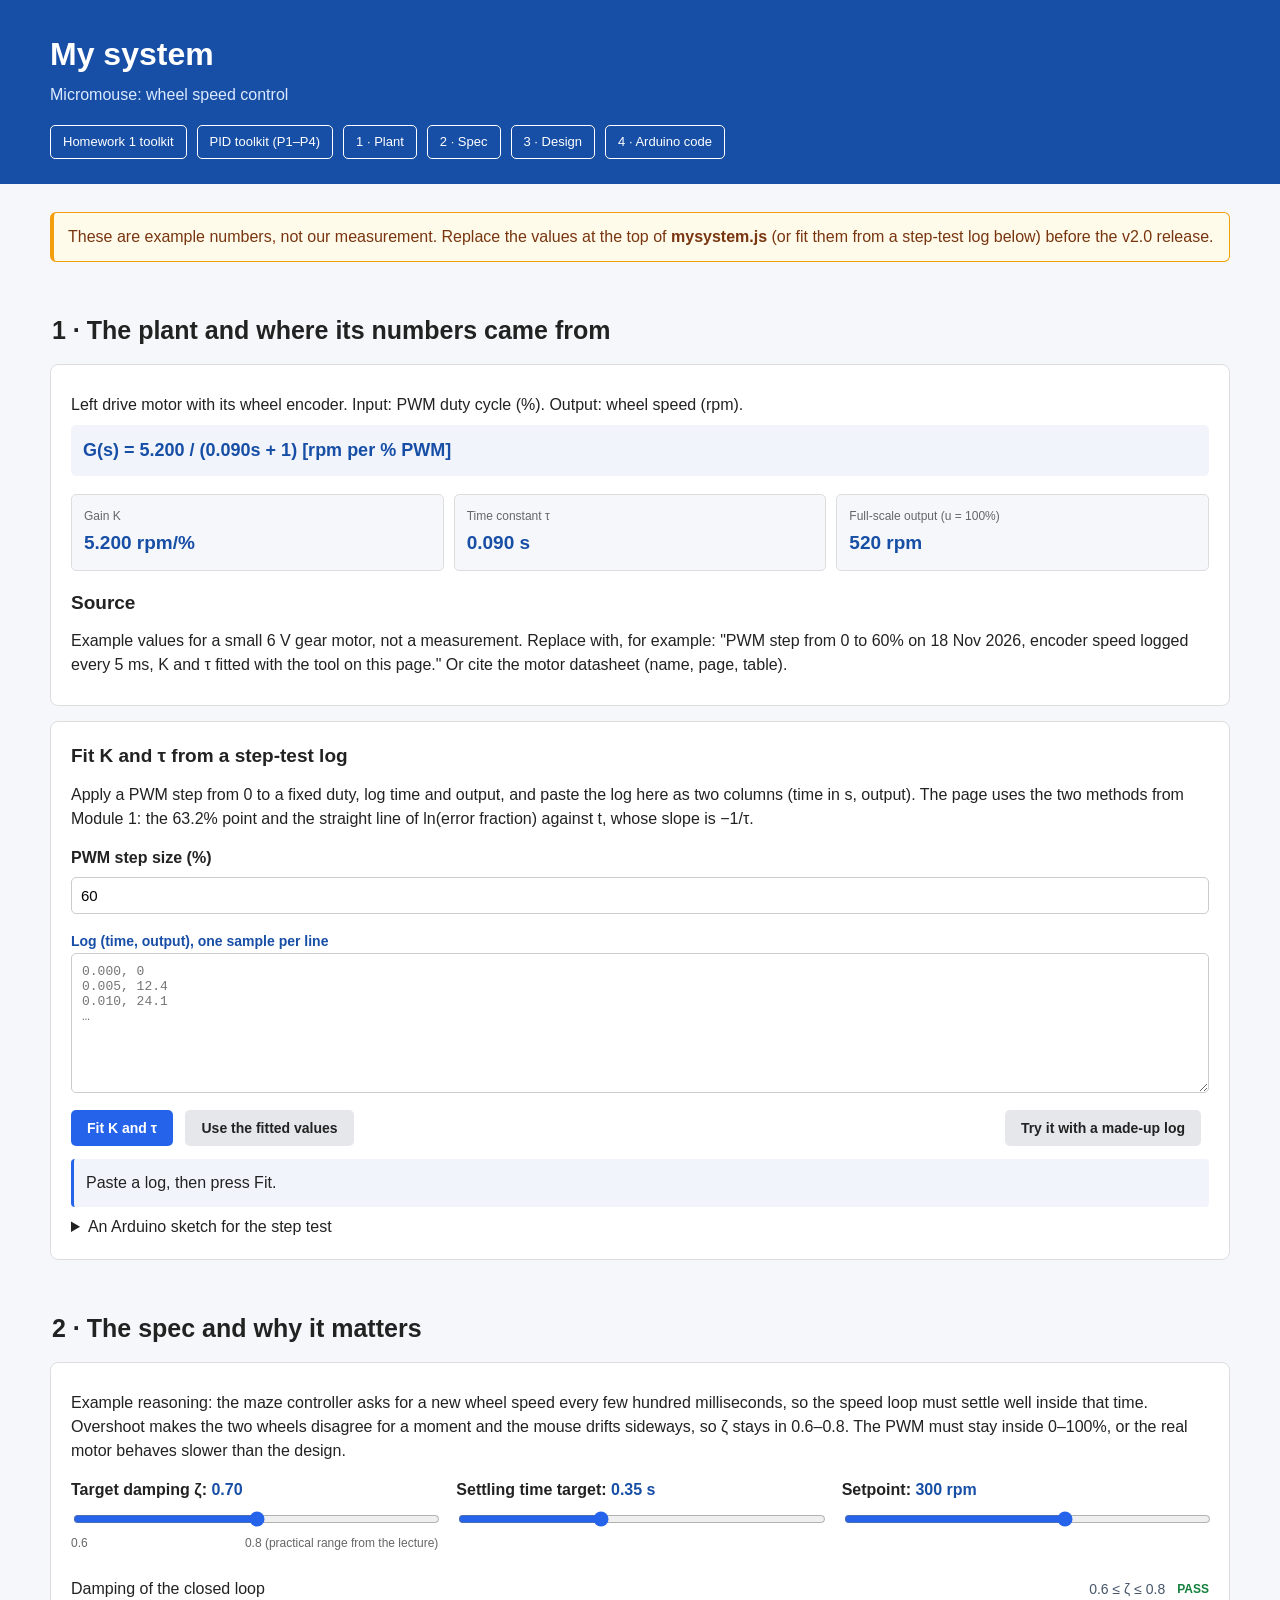
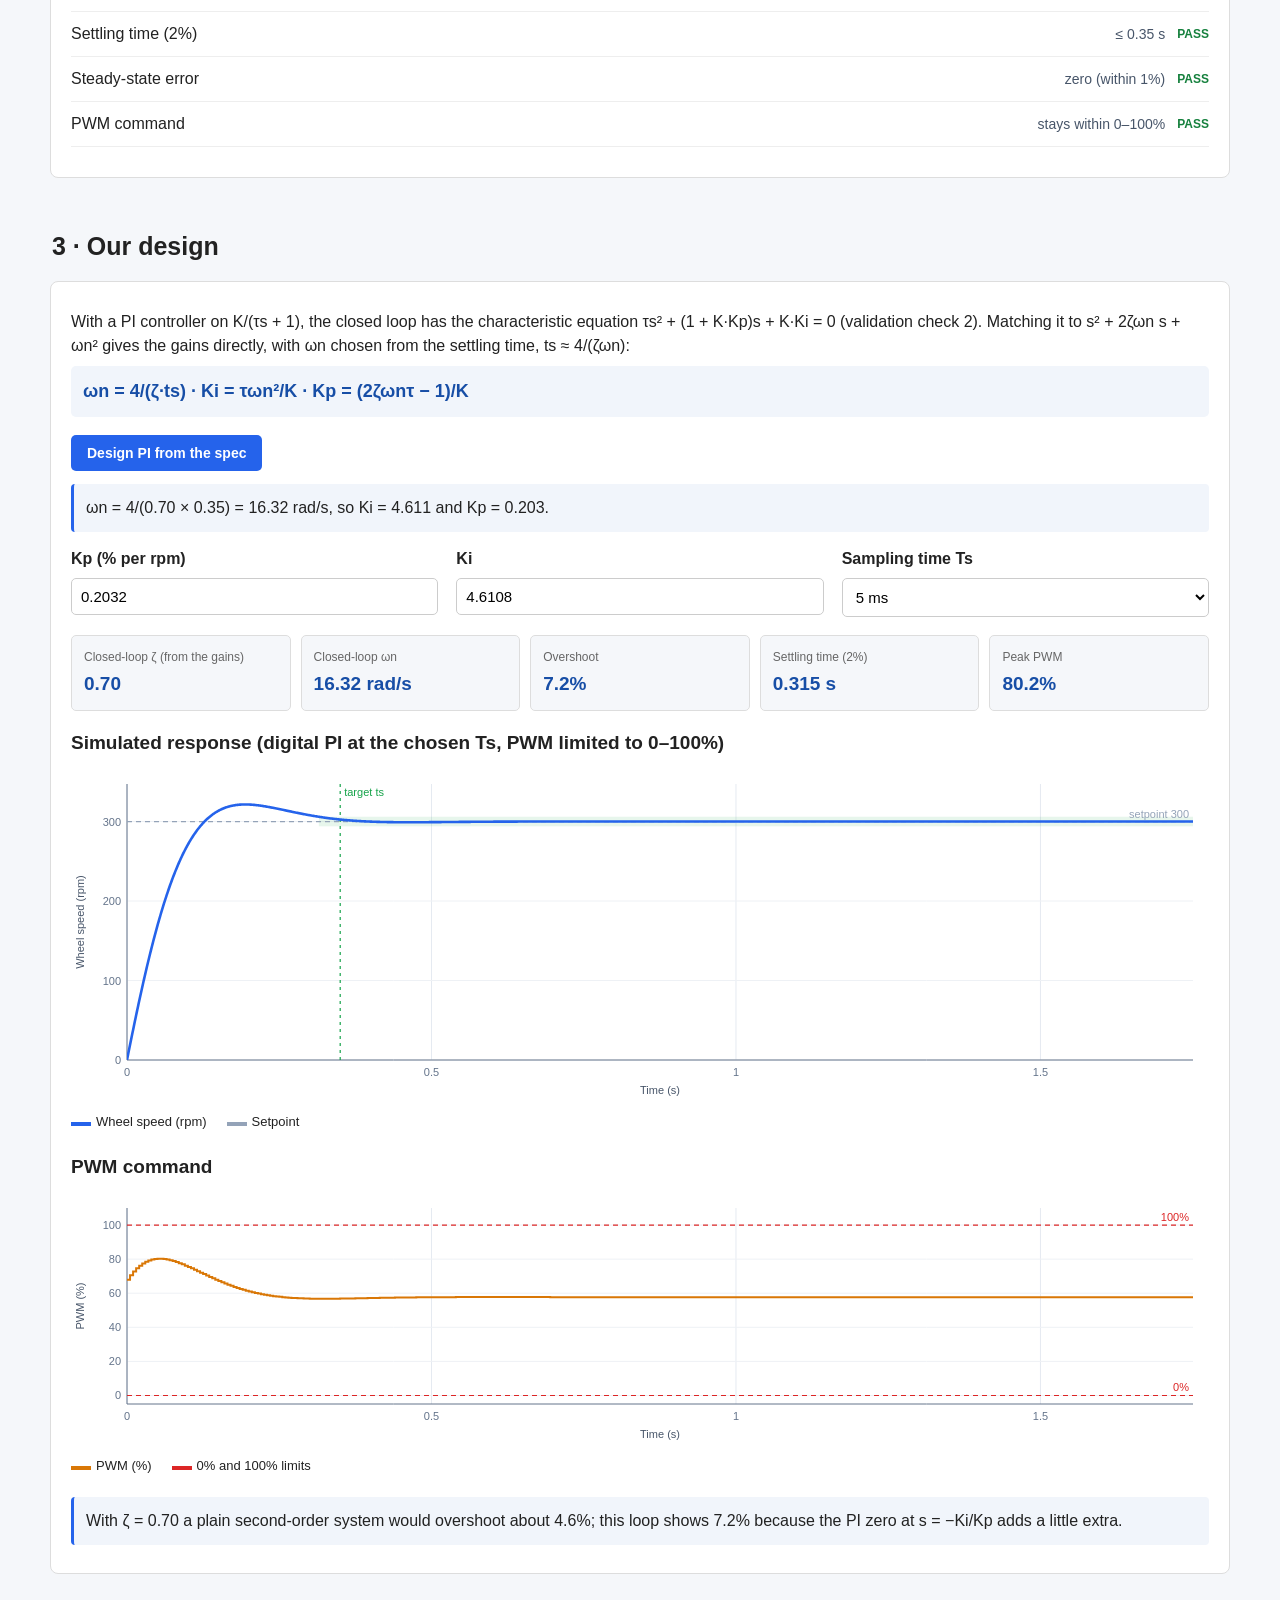
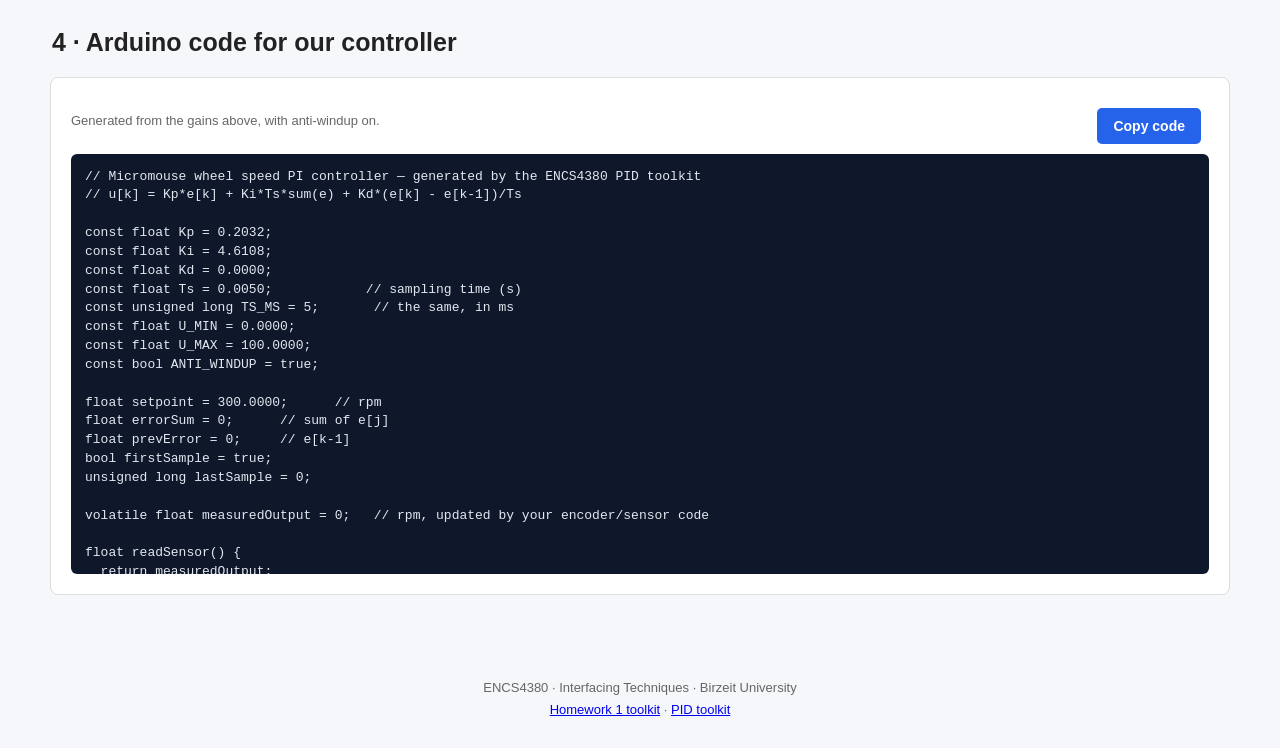
<file: mysystem.html>
<!DOCTYPE html>
<html lang="en">
<head>
  <meta charset="utf-8">
  <meta name="viewport" content="width=device-width, initial-scale=1.0">
  <meta name="description" content="ENCS4380 Homework 2: controller design for our own project">
  <title>My system | PID Control Toolkit</title>
  <link rel="stylesheet" href="style.css">
  <link rel="stylesheet" href="control.css">
</head>
<body class="control-page">

  <header class="site-header">
    <div class="header-inner">
      <h1>My system</h1>
      <p class="subtitle-bar" id="msSubtitle">A controller for a plant from our course project</p>
      <nav aria-label="Control section navigation" class="module-nav">
        <a href="index.html">Homework 1 toolkit</a>
        <a href="control.html">PID toolkit (P1–P4)</a>
        <a href="#plant">1 · Plant</a>
        <a href="#spec">2 · Spec</a>
        <a href="#design">3 · Design</a>
        <a href="#code">4 · Arduino code</a>
      </nav>
    </div>
  </header>

  <main>
    <p class="notice hidden" id="msNotice">
      These are example numbers, not our measurement. Replace the values at the top of
      <strong>mysystem.js</strong> (or fit them from a step-test log below) before the v2.0 release.
    </p>

    <!-- 1 · PLANT -->
    <section class="module-section" id="plant">
      <div class="module-title"><h2>1 · The plant and where its numbers came from</h2></div>

      <section class="panel">
        <p id="msActuator"></p>
        <p class="equation" id="msModel">G(s) = K / (τs + 1)</p>
        <div class="metric-grid">
          <div class="metric-card"><span>Gain K</span><strong id="msKShow">—</strong></div>
          <div class="metric-card"><span>Time constant τ</span><strong id="msTauShow">—</strong></div>
          <div class="metric-card"><span>Full-scale output (u = 100%)</span><strong id="msFull">—</strong></div>
        </div>
        <h3>Source</h3>
        <p id="msSource"></p>
      </section>

      <section class="panel">
        <h3>Fit K and τ from a step-test log</h3>
        <p>
          Apply a PWM step from 0 to a fixed duty, log time and output, and paste the log here as two
          columns (time in s, output). The page uses the two methods from Module 1: the 63.2% point and
          the straight line of ln(error fraction) against t, whose slope is −1/τ.
        </p>
        <div class="controls-grid">
          <div class="control">
            <label for="msStep">PWM step size (%)</label>
            <input id="msStep" type="number" min="1" max="100" step="1" value="60">
          </div>
        </div>
        <label for="msLog" class="group-label">Log (time, output), one sample per line</label>
        <textarea id="msLog" spellcheck="false" placeholder="0.000, 0&#10;0.005, 12.4&#10;0.010, 24.1&#10;…"></textarea>
        <div class="button-row">
          <div>
            <button type="button" id="msFit">Fit K and τ</button>
            <button type="button" class="secondary-button" id="msUseFit" disabled>Use the fitted values</button>
          </div>
          <button type="button" class="secondary-button" id="msDemoLog">Try it with a made-up log</button>
        </div>
        <p class="feedback" id="msFitResult" aria-live="polite">Paste a log, then press Fit.</p>
        <div class="chart-wrap hidden" id="msFitBox">
          <canvas id="msFitPlot" role="img" aria-label="Logged step response with the fitted first-order curve"></canvas>
        </div>
        <details>
          <summary>An Arduino sketch for the step test</summary>
          <pre class="code-block" id="msStepSketch"></pre>
        </details>
      </section>
    </section>

    <!-- 2 · SPEC -->
    <section class="module-section" id="spec">
      <div class="module-title"><h2>2 · The spec and why it matters</h2></div>
      <section class="panel">
        <p id="msWhy"></p>
        <div class="controls-grid">
          <div class="control">
            <label for="msZeta">Target damping ζ: <output id="msZetaVal">0.70</output></label>
            <input id="msZeta" type="range" min="0.6" max="0.8" step="0.01" value="0.7">
            <div class="range-labels"><span>0.6</span><span>0.8 (practical range from the lecture)</span></div>
          </div>
          <div class="control">
            <label for="msTs">Settling time target: <output id="msTsVal">0.35 s</output></label>
            <input id="msTs" type="range" min="0.05" max="2" step="0.01" value="0.35">
          </div>
          <div class="control">
            <label for="msR">Setpoint: <output id="msRVal">300</output></label>
            <input id="msR" type="range" min="10" max="1000" step="10" value="300">
          </div>
        </div>
        <ul class="spec-list">
          <li><span>Damping of the closed loop</span><span id="msSpecZeta">0.6 ≤ ζ ≤ 0.8</span><span class="pending" id="msPassZeta">—</span></li>
          <li><span>Settling time (2%)</span><span id="msSpecTs">—</span><span class="pending" id="msPassTs">—</span></li>
          <li><span>Steady-state error</span><span>zero (within 1%)</span><span class="pending" id="msPassEss">—</span></li>
          <li><span>PWM command</span><span>stays within 0–100%</span><span class="pending" id="msPassPwm">—</span></li>
        </ul>
      </section>
    </section>

    <!-- 3 · DESIGN -->
    <section class="module-section" id="design">
      <div class="module-title"><h2>3 · Our design</h2></div>
      <section class="panel">
        <p>
          With a PI controller on K/(τs + 1), the closed loop has the characteristic equation
          τs² + (1 + K·Kp)s + K·Ki = 0 (validation check 2). Matching it to s² + 2ζωn s + ωn² gives the gains
          directly, with ωn chosen from the settling time, ts ≈ 4/(ζωn):
        </p>
        <p class="equation">ωn = 4/(ζ·ts) · Ki = τωn²/K · Kp = (2ζωnτ − 1)/K</p>
        <button type="button" id="msDesign">Design PI from the spec</button>
        <p class="explanation" id="msDesignNote">Press the button to compute gains from the spec, then fine-tune them below if needed.</p>

        <div class="controls-grid">
          <div class="control">
            <label for="msKp">Kp (% per <span class="ms-unit">unit</span>)</label>
            <input id="msKp" type="number" min="0" step="0.001" value="0.2">
          </div>
          <div class="control">
            <label for="msKi">Ki</label>
            <input id="msKi" type="number" min="0" step="0.01" value="4">
          </div>
          <div class="control">
            <label for="msSample">Sampling time Ts</label>
            <select id="msSample">
              <option value="0.002">2 ms</option>
              <option value="0.005">5 ms</option>
              <option value="0.01" selected>10 ms</option>
              <option value="0.02">20 ms</option>
              <option value="0.05">50 ms</option>
            </select>
          </div>
        </div>

        <div class="metric-grid">
          <div class="metric-card"><span>Closed-loop ζ (from the gains)</span><strong id="msZetaCl">—</strong></div>
          <div class="metric-card"><span>Closed-loop ωn</span><strong id="msWnCl">—</strong></div>
          <div class="metric-card"><span>Overshoot</span><strong id="msOs">—</strong></div>
          <div class="metric-card"><span>Settling time (2%)</span><strong id="msSettle">—</strong></div>
          <div class="metric-card"><span>Peak PWM</span><strong id="msPeak">—</strong></div>
        </div>

        <h3>Simulated response (digital PI at the chosen Ts, PWM limited to 0–100%)</h3>
        <div class="chart-wrap">
          <canvas id="msPlot" role="img" aria-label="Simulated closed-loop response of our system"></canvas>
        </div>
        <div class="legend">
          <span><i class="swatch output-swatch"></i><span id="msOutLabel">Output</span></span>
          <span><i class="swatch setpoint-swatch"></i>Setpoint</span>
        </div>
        <h3>PWM command</h3>
        <div class="chart-wrap short-chart">
          <canvas id="msUPlot" role="img" aria-label="PWM command against time"></canvas>
        </div>
        <div class="legend">
          <span><i class="swatch input-swatch"></i>PWM (%)</span>
          <span><i class="swatch limit-swatch"></i>0% and 100% limits</span>
        </div>
        <p class="explanation" id="msExplain" aria-live="polite"></p>
      </section>
    </section>

    <!-- 4 · CODE -->
    <section class="module-section" id="code">
      <div class="module-title"><h2>4 · Arduino code for our controller</h2></div>
      <section class="panel">
        <div class="section-heading">
          <p class="muted">Generated from the gains above, with anti-windup on.</p>
          <button type="button" id="msCopy">Copy code</button>
        </div>
        <pre class="code-block" id="msCode"></pre>
      </section>
    </section>
  </main>

  <footer class="site-footer">
    <p>ENCS4380 · Interfacing Techniques · Birzeit University</p>
    <p><a href="index.html">Homework 1 toolkit</a> · <a href="control.html">PID toolkit</a></p>
  </footer>

  <script src="pid-core.js"></script>
  <script defer src="mysystem.js"></script>
</body>
</html>
</file>
<file: style.css>
* {
  box-sizing: border-box;
}

html {
  scroll-behavior: smooth;
}

body {
  margin: 0;
  font-family: Arial, sans-serif;
  background: #f5f7fa;
  color: #222;
  line-height: 1.5;
}

/* Header */

.site-header {
  background: #174ea6;
  color: white;
  padding: 25px 18px;
}

.header-inner,
main {
  max-width: 1180px;
  margin: auto;
}

.site-header h1 {
  font-size: 32px;
  margin: 5px 0;
}

.subtitle {
  margin: 0;
  color: #e5e7eb;
}

.eyebrow {
  font-size: 12px;
  font-weight: bold;
  margin: 0 0 6px;
}

.site-header .eyebrow {
  color: #dbeafe;
}

/* Navigation */

.module-nav {
  display: flex;
  flex-wrap: wrap;
  gap: 10px;
  margin-top: 18px;
}

.module-nav a {
  color: white;
  text-decoration: none;
  border: 1px solid white;
  border-radius: 5px;
  padding: 6px 12px;
  font-size: 13px;
}

.module-nav a:hover {
  background: #2563eb;
}

/* Main content */

main {
  width: 94%;
  padding: 20px 0 40px;
}

.panel {
  background: white;
  border: 1px solid #ddd;
  border-radius: 8px;
  padding: 20px;
  margin: 15px 0;
}

.welcome {
  min-height: 120px;
  border-left: 4px solid #2563eb;
  display: flex;
  align-items: center;
}

.welcome h2 {
  margin: 8px 0 4px;
}

.module-section {
  padding-top: 15px;
  margin-top: 15px;
}

.module-title {
  display: flex;
  align-items: center;
  justify-content: space-between;
  gap: 15px;
  margin: 20px 2px 10px;
}

.module-title h2 {
  font-size: 25px;
  margin: 0;
}

.module-title .eyebrow {
  color: #2563eb;
}

.tag {
  background: #e8efff;
  color: #174ea6;
  padding: 5px 10px;
  border-radius: 5px;
  font-size: 12px;
  font-weight: bold;
}

h3 {
  font-size: 19px;
  margin: 0 0 12px;
}

h4 {
  margin: 12px 0 6px;
}

p {
  margin: 8px 0;
}

/* Equations */

.equation {
  font-size: 18px;
  font-weight: bold;
  color: #174ea6;
  background: #f1f5fb;
  padding: 12px;
  border-radius: 5px;
}

.small-equation {
  font-size: 15px;
}

/* Controls */

.controls-grid {
  display: grid;
  grid-template-columns: repeat(2, 1fr);
  gap: 18px;
  margin: 15px 0;
}

.control label {
  display: block;
  font-weight: bold;
  margin-bottom: 7px;
}

.control output {
  color: #174ea6;
}

.control input[type="range"] {
  width: 100%;
  accent-color: #2563eb;
}

.control input[type="number"],
select {
  width: 100%;
  padding: 9px;
  border: 1px solid #ccc;
  border-radius: 5px;
  background: white;
  font-size: 15px;
}

.range-labels {
  display: flex;
  justify-content: space-between;
  color: #666;
  font-size: 12px;
}

/* Charts */

.chart-wrap {
  width: 100%;
  height: 330px;
  margin: 12px 0;
}

.short-chart {
  height: 250px;
}

canvas {
  display: block;
  width: 100%;
  height: 100%;
}

.legend {
  display: flex;
  gap: 20px;
  flex-wrap: wrap;
  font-size: 13px;
}

.swatch {
  display: inline-block;
  width: 20px;
  height: 4px;
  margin-right: 5px;
}

.input-swatch {
  background: #d97706;
}

.output-swatch {
  background: #2563eb;
}

/* Explanations and feedback */

.explanation,
.feedback {
  margin-top: 13px;
  padding: 12px;
  background: #f1f5fb;
  border-left: 3px solid #2563eb;
  border-radius: 4px;
}

.feedback.correct {
  background: #effaf2;
  border-color: #16a34a;
  color: #166534;
}

.feedback.incorrect {
  background: #fff1f2;
  border-color: #e11d48;
  color: #9f1239;
}

/* Metrics */

.metric {
  display: flex;
  justify-content: space-between;
  gap: 12px;
  padding: 10px 0;
  border-bottom: 1px solid #eee;
}

.metric strong {
  color: #174ea6;
}

.metric-grid {
  display: grid;
  grid-template-columns: repeat(4, 1fr);
  gap: 10px;
  margin: 18px 0;
}

.metric-card {
  background: #f5f7fa;
  border: 1px solid #ddd;
  border-radius: 5px;
  padding: 12px;
}

.metric-card span {
  display: block;
  color: #666;
  font-size: 12px;
}

.metric-card strong {
  display: block;
  color: #174ea6;
  font-size: 19px;
  margin-top: 4px;
}

/* Columns */

.two-column {
  display: grid;
  grid-template-columns: 1fr 1fr;
  gap: 15px;
}

/* Validation */

.validation-row {
  display: grid;
  grid-template-columns: 1fr auto auto;
  align-items: center;
  gap: 12px;
  padding: 12px 0;
  border-bottom: 1px solid #eee;
}

.status {
  font-size: 12px;
  color: #666;
  font-weight: bold;
}

.status.pass {
  color: #15803d;
}

.status.fail {
  color: #b91c1c;
}

.muted,
.small-note {
  font-size: 13px;
  color: #666;
}

/* Prediction */

.section-heading {
  display: flex;
  justify-content: space-between;
  align-items: center;
  gap: 10px;
}

.predict-panel label {
  display: block;
  font-weight: bold;
  margin: 10px 0 6px;
}

.predict-panel select {
  max-width: 480px;
}

/* Buttons */

button {
  border: none;
  border-radius: 5px;
  background: #2563eb;
  color: white;
  padding: 10px 16px;
  font-weight: bold;
  font-size: 14px;
  cursor: pointer;
  margin: 10px 8px 0 0;
}

button:hover {
  background: #174ea6;
}

.secondary-button {
  background: #e5e7eb;
  color: #222;
}

.secondary-button:hover {
  background: #d1d5db;
}

/* Matrices and challenge */

.matrix-grid {
  display: grid;
  grid-template-columns: repeat(3, 1fr);
  gap: 12px;
}

.matrix-grid > div {
  background: #f5f7fa;
  padding: 12px;
  border-radius: 5px;
}

.matrix-grid pre {
  white-space: pre-wrap;
  font-family: monospace;
  color: #174ea6;
}

.challenge-top,
.button-row {
  display: flex;
  justify-content: space-between;
  align-items: center;
  gap: 12px;
  flex-wrap: wrap;
}

.hidden {
  display: none !important;
}

/* Footer */

.site-footer {
  text-align: center;
  color: #666;
  font-size: 13px;
  padding: 25px 10px;
}

.site-footer p {
  margin: 3px;
}

/* Mobile layout */

@media (max-width: 720px) {
  .controls-grid,
  .two-column,
  .matrix-grid {
    grid-template-columns: 1fr;
  }

  .metric-grid {
    grid-template-columns: repeat(2, 1fr);
  }

  .module-title {
    align-items: flex-start;
    flex-direction: column;
  }

  .module-title h2 {
    font-size: 22px;
  }

  .panel {
    padding: 15px;
  }

  .chart-wrap {
    height: 280px;
  }

  .validation-row {
    grid-template-columns: 1fr auto;
    gap: 5px;
  }

  .validation-row .status {
    grid-column: 2;
  }

  .module-nav {
    gap: 6px;
  }

  .module-nav a {
    font-size: 12px;
    padding: 6px 9px;
  }
}
</file>
<file: control.css>
/* control.css — extra styles for the Homework 2 pages.
   Loaded after style.css, so all Homework 1 styles still apply. */

.control-page .metric-grid {
  grid-template-columns: repeat(auto-fit, minmax(140px, 1fr));
}

.control-page .controls-grid {
  grid-template-columns: repeat(auto-fit, minmax(220px, 1fr));
}

.module-nav a.current {
  background: white;
  color: #174ea6;
}

.subtitle-bar {
  color: #dbeafe;
  margin: 4px 0 0;
}

/* Block diagrams */

.diagram-wrap {
  overflow-x: auto;
  margin: 12px 0 4px;
}

.diagram-wrap svg {
  display: block;
  width: 100%;
  min-width: 540px;
  height: auto;
}

.diagram-wrap text {
  font-family: Arial, sans-serif;
  fill: #222;
}

/* Sub-headings that group sliders */

.group-label {
  font-weight: bold;
  color: #174ea6;
  margin: 14px 0 0;
  font-size: 14px;
}

/* Guided tour (P1) */

.tour {
  display: flex;
  flex-wrap: wrap;
  gap: 8px;
  align-items: center;
}

.tour button {
  margin: 0;
  min-width: 44px;
}

.tour button.active {
  background: #174ea6;
  outline: 2px solid #93c5fd;
}

/* Status values */

.metric-card strong.good { color: #15803d; }
.metric-card strong.warn { color: #b45309; }
.metric-card strong.bad  { color: #b91c1c; }

/* Checkbox row */

.check-row {
  display: flex;
  align-items: center;
  gap: 10px;
  font-weight: bold;
  margin-top: 6px;
}

.check-row input {
  width: 20px;
  height: 20px;
  accent-color: #2563eb;
}

/* Swatches for new series */

.setpoint-swatch { background: #94a3b8; }
.sensor-swatch   { background: #d97706; }
.limit-swatch    { background: #dc2626; }
.analog-swatch   { background: #94a3b8; }
.true-swatch     { background: #16a34a; }

/* Gain effects table */

.table-wrap {
  overflow-x: auto;
}

table.effects {
  width: 100%;
  border-collapse: collapse;
  font-size: 14px;
  min-width: 520px;
}

table.effects th,
table.effects td {
  border-bottom: 1px solid #e5e7eb;
  padding: 9px 8px;
  text-align: left;
}

table.effects th {
  background: #f1f5fb;
  color: #174ea6;
}

/* Arduino code */

.code-block {
  background: #0f172a;
  color: #e2e8f0;
  border-radius: 6px;
  padding: 14px;
  overflow-x: auto;
  font-family: Consolas, "Courier New", monospace;
  font-size: 13px;
  line-height: 1.45;
  max-height: 420px;
  margin: 10px 0 0;
  white-space: pre;
}

/* Spec list (P4, My system) */

.spec-list {
  list-style: none;
  padding: 0;
  margin: 10px 0;
}

.spec-list li {
  display: grid;
  grid-template-columns: 1fr auto auto;
  gap: 12px;
  align-items: center;
  padding: 10px 0;
  border-bottom: 1px solid #eee;
}

.spec-list li span:nth-child(2) {
  color: #475569;
  font-size: 14px;
}

.pending {
  color: #64748b;
  font-weight: bold;
  font-size: 12px;
}

/* Banner for example values on the My system page */

.notice {
  background: #fffbeb;
  border: 1px solid #f59e0b;
  border-left: 4px solid #f59e0b;
  border-radius: 6px;
  padding: 12px 14px;
  color: #78350f;
}

textarea {
  width: 100%;
  min-height: 140px;
  font-family: Consolas, "Courier New", monospace;
  font-size: 13px;
  padding: 10px;
  border: 1px solid #ccc;
  border-radius: 5px;
}

.control input[type="text"] {
  width: 100%;
  padding: 9px;
  border: 1px solid #ccc;
  border-radius: 5px;
  font-size: 15px;
}

.landing-link {
  border-left: 4px solid #16a34a;
}

.landing-link a.button-link {
  display: inline-block;
  background: #2563eb;
  color: white;
  text-decoration: none;
  font-weight: bold;
  padding: 10px 16px;
  border-radius: 5px;
  margin: 6px 8px 0 0;
}

.landing-link a.button-link:hover {
  background: #174ea6;
}

button:focus-visible,
a:focus-visible,
input:focus-visible,
select:focus-visible {
  outline: 3px solid #93c5fd;
  outline-offset: 2px;
}

@media (max-width: 720px) {
  .spec-list li {
    grid-template-columns: 1fr auto;
  }

  .spec-list li span:nth-child(2) {
    grid-column: 1 / -1;
    grid-row: 2;
  }

  .code-block {
    font-size: 12px;
  }
}

/* Validation rows with four columns: test, expected, calculated, status */

.validation-row.four {
  grid-template-columns: 1.5fr 1fr 1fr auto;
}

@media (max-width: 720px) {
  .validation-row.four {
    grid-template-columns: 1fr auto;
  }

  .validation-row.four span:first-child {
    grid-column: 1 / -1;
    font-weight: bold;
  }
}

/* Breathing room after legends and between stacked questions */

.legend + h3,
.legend + .explanation {
  margin-top: 22px;
}

.predict-panel .feedback + p {
  margin-top: 22px;
}

.challenge-top + h3,
.small-note + h3,
.validation-row + h3 {
  margin-top: 22px;
}

.phone-only { display: none; }

@media (max-width: 600px) {
  .phone-only { display: block; }
}
</file>
<file: Final_Sub_Project/style.css>
* {
  box-sizing: border-box;
}

html {
  scroll-behavior: smooth;
}

body {
  margin: 0;
  font-family: Arial, sans-serif;
  background: #f5f7fa;
  color: #222;
  line-height: 1.5;
}

/* Header */

.site-header {
  background: #174ea6;
  color: white;
  padding: 25px 18px;
}

.header-inner,
main {
  max-width: 1180px;
  margin: auto;
}

.site-header h1 {
  font-size: 32px;
  margin: 5px 0;
}

.subtitle {
  margin: 0;
  color: #e5e7eb;
}

.eyebrow {
  font-size: 12px;
  font-weight: bold;
  margin: 0 0 6px;
}

.site-header .eyebrow {
  color: #dbeafe;
}

/* Navigation */

.module-nav {
  display: flex;
  flex-wrap: wrap;
  gap: 10px;
  margin-top: 18px;
}

.module-nav a {
  color: white;
  text-decoration: none;
  border: 1px solid white;
  border-radius: 5px;
  padding: 6px 12px;
  font-size: 13px;
}

.module-nav a:hover {
  background: #2563eb;
}

/* Main content */

main {
  width: 94%;
  padding: 20px 0 40px;
}

.panel {
  background: white;
  border: 1px solid #ddd;
  border-radius: 8px;
  padding: 20px;
  margin: 15px 0;
}

.welcome {
  min-height: 120px;
  border-left: 4px solid #2563eb;
  display: flex;
  align-items: center;
}

.welcome h2 {
  margin: 8px 0 4px;
}

.module-section {
  padding-top: 15px;
  margin-top: 15px;
}

.module-title {
  display: flex;
  align-items: center;
  justify-content: space-between;
  gap: 15px;
  margin: 20px 2px 10px;
}

.module-title h2 {
  font-size: 25px;
  margin: 0;
}

.module-title .eyebrow {
  color: #2563eb;
}

.tag {
  background: #e8efff;
  color: #174ea6;
  padding: 5px 10px;
  border-radius: 5px;
  font-size: 12px;
  font-weight: bold;
}

h3 {
  font-size: 19px;
  margin: 0 0 12px;
}

h4 {
  margin: 12px 0 6px;
}

p {
  margin: 8px 0;
}

/* Equations */

.equation {
  font-size: 18px;
  font-weight: bold;
  color: #174ea6;
  background: #f1f5fb;
  padding: 12px;
  border-radius: 5px;
}

.small-equation {
  font-size: 15px;
}

/* Controls */

.controls-grid {
  display: grid;
  grid-template-columns: repeat(2, 1fr);
  gap: 18px;
  margin: 15px 0;
}

.control label {
  display: block;
  font-weight: bold;
  margin-bottom: 7px;
}

.control output {
  color: #174ea6;
}

.control input[type="range"] {
  width: 100%;
  accent-color: #2563eb;
}

.control input[type="number"],
select {
  width: 100%;
  padding: 9px;
  border: 1px solid #ccc;
  border-radius: 5px;
  background: white;
  font-size: 15px;
}

.range-labels {
  display: flex;
  justify-content: space-between;
  color: #666;
  font-size: 12px;
}

/* Charts */

.chart-wrap {
  width: 100%;
  height: 330px;
  margin: 12px 0;
}

.short-chart {
  height: 250px;
}

canvas {
  display: block;
  width: 100%;
  height: 100%;
}

.legend {
  display: flex;
  gap: 20px;
  flex-wrap: wrap;
  font-size: 13px;
}

.swatch {
  display: inline-block;
  width: 20px;
  height: 4px;
  margin-right: 5px;
}

.input-swatch {
  background: #d97706;
}

.output-swatch {
  background: #2563eb;
}

/* Explanations and feedback */

.explanation,
.feedback {
  margin-top: 13px;
  padding: 12px;
  background: #f1f5fb;
  border-left: 3px solid #2563eb;
  border-radius: 4px;
}

.feedback.correct {
  background: #effaf2;
  border-color: #16a34a;
  color: #166534;
}

.feedback.incorrect {
  background: #fff1f2;
  border-color: #e11d48;
  color: #9f1239;
}

/* Metrics */

.metric {
  display: flex;
  justify-content: space-between;
  gap: 12px;
  padding: 10px 0;
  border-bottom: 1px solid #eee;
}

.metric strong {
  color: #174ea6;
}

.metric-grid {
  display: grid;
  grid-template-columns: repeat(4, 1fr);
  gap: 10px;
  margin: 18px 0;
}

.metric-card {
  background: #f5f7fa;
  border: 1px solid #ddd;
  border-radius: 5px;
  padding: 12px;
}

.metric-card span {
  display: block;
  color: #666;
  font-size: 12px;
}

.metric-card strong {
  display: block;
  color: #174ea6;
  font-size: 19px;
  margin-top: 4px;
}

/* Columns */

.two-column {
  display: grid;
  grid-template-columns: 1fr 1fr;
  gap: 15px;
}

/* Validation */

.validation-row {
  display: grid;
  grid-template-columns: 1fr auto auto;
  align-items: center;
  gap: 12px;
  padding: 12px 0;
  border-bottom: 1px solid #eee;
}

.status {
  font-size: 12px;
  color: #666;
  font-weight: bold;
}

.status.pass {
  color: #15803d;
}

.status.fail {
  color: #b91c1c;
}

.muted,
.small-note {
  font-size: 13px;
  color: #666;
}

/* Prediction */

.section-heading {
  display: flex;
  justify-content: space-between;
  align-items: center;
  gap: 10px;
}

.predict-panel label {
  display: block;
  font-weight: bold;
  margin: 10px 0 6px;
}

.predict-panel select {
  max-width: 480px;
}

/* Buttons */

button {
  border: none;
  border-radius: 5px;
  background: #2563eb;
  color: white;
  padding: 10px 16px;
  font-weight: bold;
  font-size: 14px;
  cursor: pointer;
  margin: 10px 8px 0 0;
}

button:hover {
  background: #174ea6;
}

.secondary-button {
  background: #e5e7eb;
  color: #222;
}

.secondary-button:hover {
  background: #d1d5db;
}

/* Matrices and challenge */

.matrix-grid {
  display: grid;
  grid-template-columns: repeat(3, 1fr);
  gap: 12px;
}

.matrix-grid > div {
  background: #f5f7fa;
  padding: 12px;
  border-radius: 5px;
}

.matrix-grid pre {
  white-space: pre-wrap;
  font-family: monospace;
  color: #174ea6;
}

.challenge-top,
.button-row {
  display: flex;
  justify-content: space-between;
  align-items: center;
  gap: 12px;
  flex-wrap: wrap;
}

.hidden {
  display: none !important;
}

/* Footer */

.site-footer {
  text-align: center;
  color: #666;
  font-size: 13px;
  padding: 25px 10px;
}

.site-footer p {
  margin: 3px;
}

/* Mobile layout */

@media (max-width: 720px) {
  .controls-grid,
  .two-column,
  .matrix-grid {
    grid-template-columns: 1fr;
  }

  .metric-grid {
    grid-template-columns: repeat(2, 1fr);
  }

  .module-title {
    align-items: flex-start;
    flex-direction: column;
  }

  .module-title h2 {
    font-size: 22px;
  }

  .panel {
    padding: 15px;
  }

  .chart-wrap {
    height: 280px;
  }

  .validation-row {
    grid-template-columns: 1fr auto;
    gap: 5px;
  }

  .validation-row .status {
    grid-column: 2;
  }

  .module-nav {
    gap: 6px;
  }

  .module-nav a {
    font-size: 12px;
    padding: 6px 9px;
  }
}
</file>
<file: website/style.css>
/* Basic page style */
* {
  box-sizing: border-box;
}

body {
  margin: 0;
  padding: 0;
  font-family: Arial, sans-serif;
  background: white;
  color: #222;
  line-height: 1.5;
}

/* Header */
.site-header {
  background: #f2f2f2;
  padding: 25px 15px;
  border-bottom: 1px solid #ccc;
}

.header-inner {
  max-width: 1000px;
  margin: auto;
}

h1 {
  margin: 5px 0;
  font-size: 28px;
}

.eyebrow {
  font-size: 13px;
  color: #555;
  margin: 0;
}

.subtitle {
  color: #555;
  margin-bottom: 0;
}

/* Main content */
main {
  max-width: 1000px;
  width: 92%;
  margin: 25px auto;
}

.panel {
  border: 1px solid #ddd;
  padding: 20px;
  margin-bottom: 20px;
  background: white;
}

h2 {
  font-size: 21px;
  margin-top: 0;
  margin-bottom: 12px;
}

p {
  margin-top: 8px;
}

.equation {
  font-size: 20px;
  font-weight: bold;
  color: #174ea6;
}

/* Controls */
.controls-grid {
  display: grid;
  grid-template-columns: 1fr 1fr;
  gap: 20px;
}

.control label {
  display: block;
  font-weight: bold;
  margin-bottom: 8px;
}

.control output {
  color: #174ea6;
}

input[type="range"] {
  width: 100%;
  accent-color: #2563eb;
}

select {
  width: 100%;
  padding: 9px;
  border: 1px solid #bbb;
  background: white;
  font-size: 15px;
}

.range-labels {
  display: flex;
  justify-content: space-between;
  color: #666;
  font-size: 12px;
}

/* Buttons */
button {
  padding: 10px 18px;
  margin-top: 15px;
  background: #2563eb;
  color: white;
  border: none;
  cursor: pointer;
  font-size: 15px;
}

button:hover {
  background: #174ea6;
}

/* Graphs */
.chart-wrap {
  width: 100%;
  height: 340px;
}

canvas {
  display: block;
  width: 100%;
  height: 100%;
}

.legend {
  display: flex;
  gap: 20px;
  flex-wrap: wrap;
  margin-top: 10px;
  font-size: 14px;
}

.swatch {
  display: inline-block;
  width: 20px;
  height: 4px;
  margin-right: 5px;
  vertical-align: middle;
}

.input-swatch {
  background: #d97706;
}

.output-swatch {
  background: #2563eb;
}

/* Graph explanation */
.explanation {
  margin-top: 15px;
  padding: 10px;
  background: #f2f6ff;
  border-left: 3px solid #2563eb;
}

/* Metrics */
.two-column {
  display: grid;
  grid-template-columns: 1fr 1fr;
  gap: 20px;
}

.metric {
  display: flex;
  justify-content: space-between;
  padding: 10px 0;
  border-bottom: 1px solid #eee;
}

.metric strong {
  color: #174ea6;
}

.small-note {
  color: #666;
  font-size: 13px;
}

/* Validation */
.validation-row {
  display: grid;
  grid-template-columns: 1fr auto auto;
  gap: 12px;
  padding: 12px 0;
  border-bottom: 1px solid #eee;
}

.status {
  color: green;
  font-weight: bold;
}

/* Section labels */
.muted {
  color: #666;
  font-size: 14px;
}

.tag {
  display: inline-block;
  padding: 4px 10px;
  background: #eee;
  font-size: 13px;
}

.section-heading {
  display: flex;
  justify-content: space-between;
  align-items: center;
}

/* Prediction */
.predict-panel label {
  display: block;
  font-weight: bold;
  margin-bottom: 6px;
}

.predict-panel select {
  max-width: 450px;
}

.feedback {
  padding: 10px;
  background: #f2f2f2;
}

.feedback.correct {
  color: green;
  background: #effaf0;
}

.feedback.incorrect {
  color: #b00020;
  background: #fff0f0;
}

/* Footer */
footer {
  text-align: center;
  color: #666;
  font-size: 13px;
  padding: 20px;
}

/* Phone screens */
@media (max-width: 650px) {
  .controls-grid,
  .two-column {
    grid-template-columns: 1fr;
  }

  .chart-wrap {
    height: 280px;
  }

  .section-heading {
    display: block;
  }

  h1 {
    font-size: 23px;
  }

  .panel {
    padding: 15px;
  }
}
</file>
